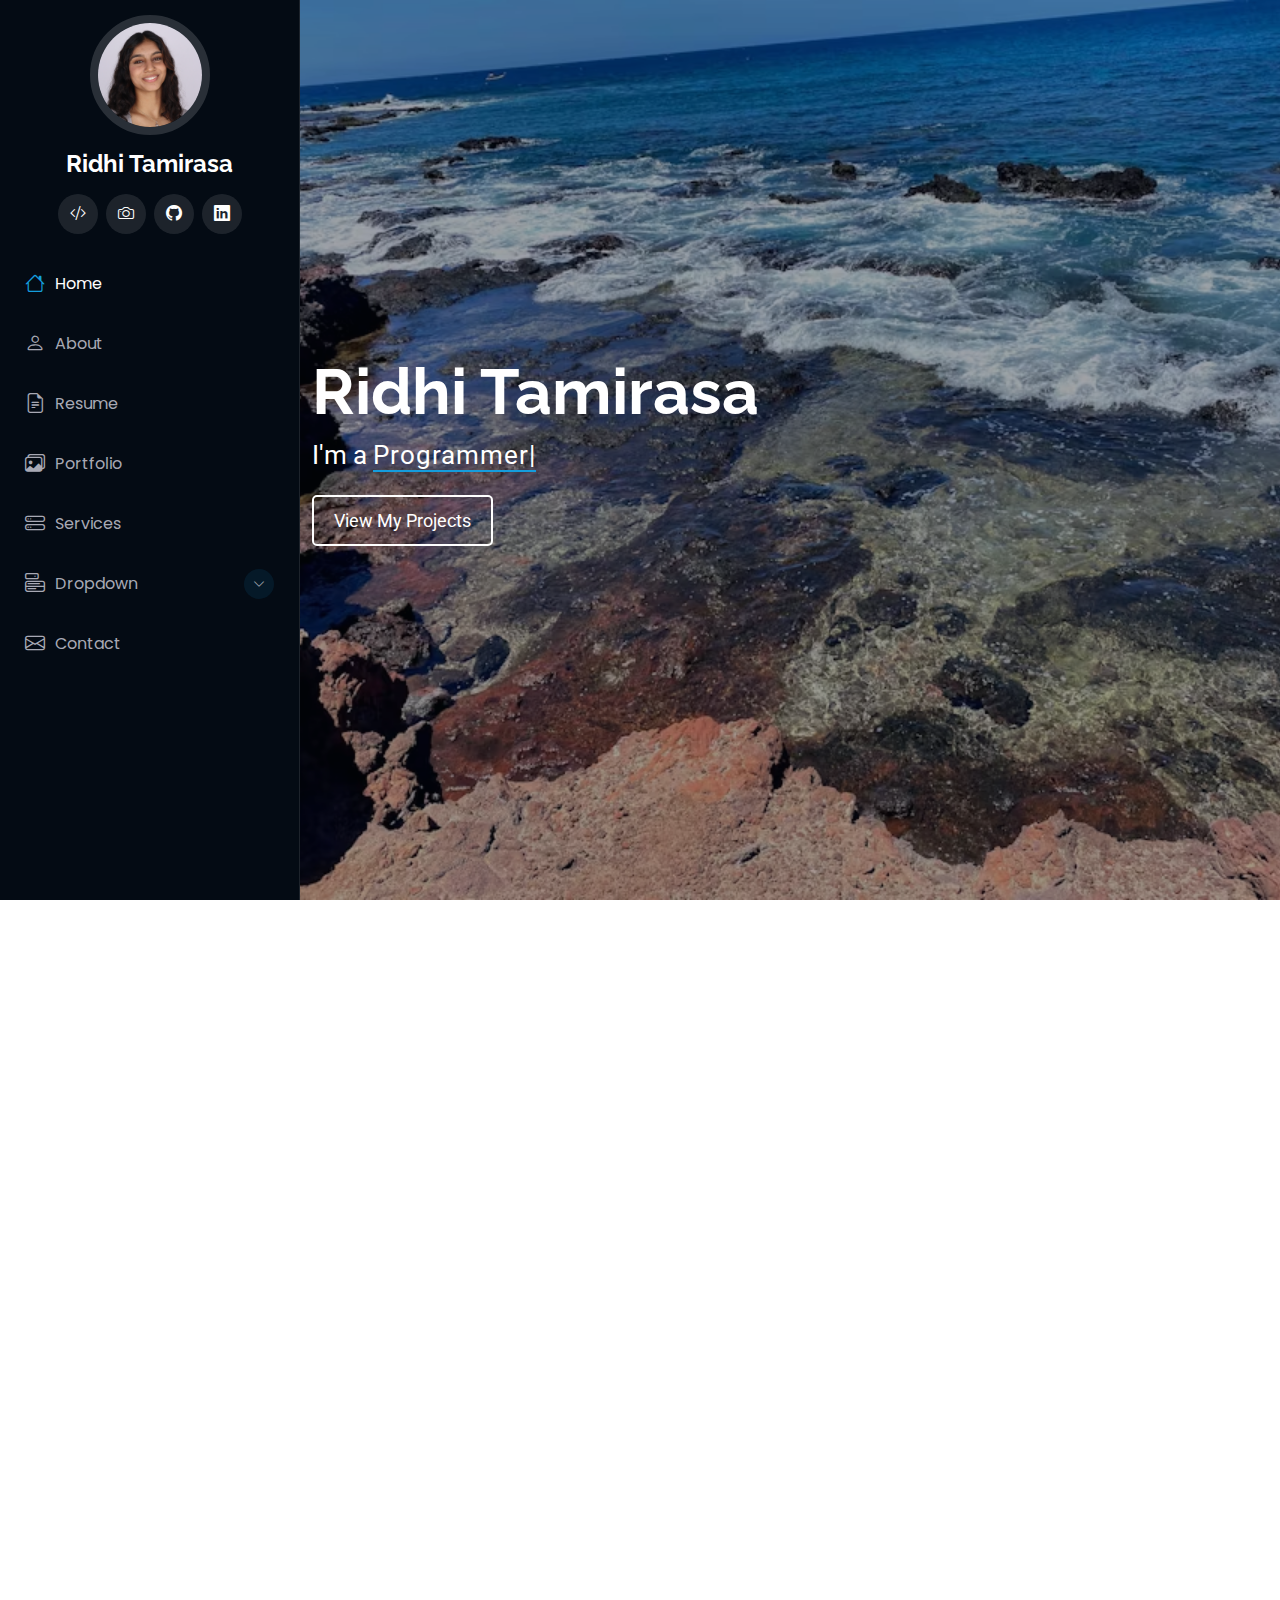
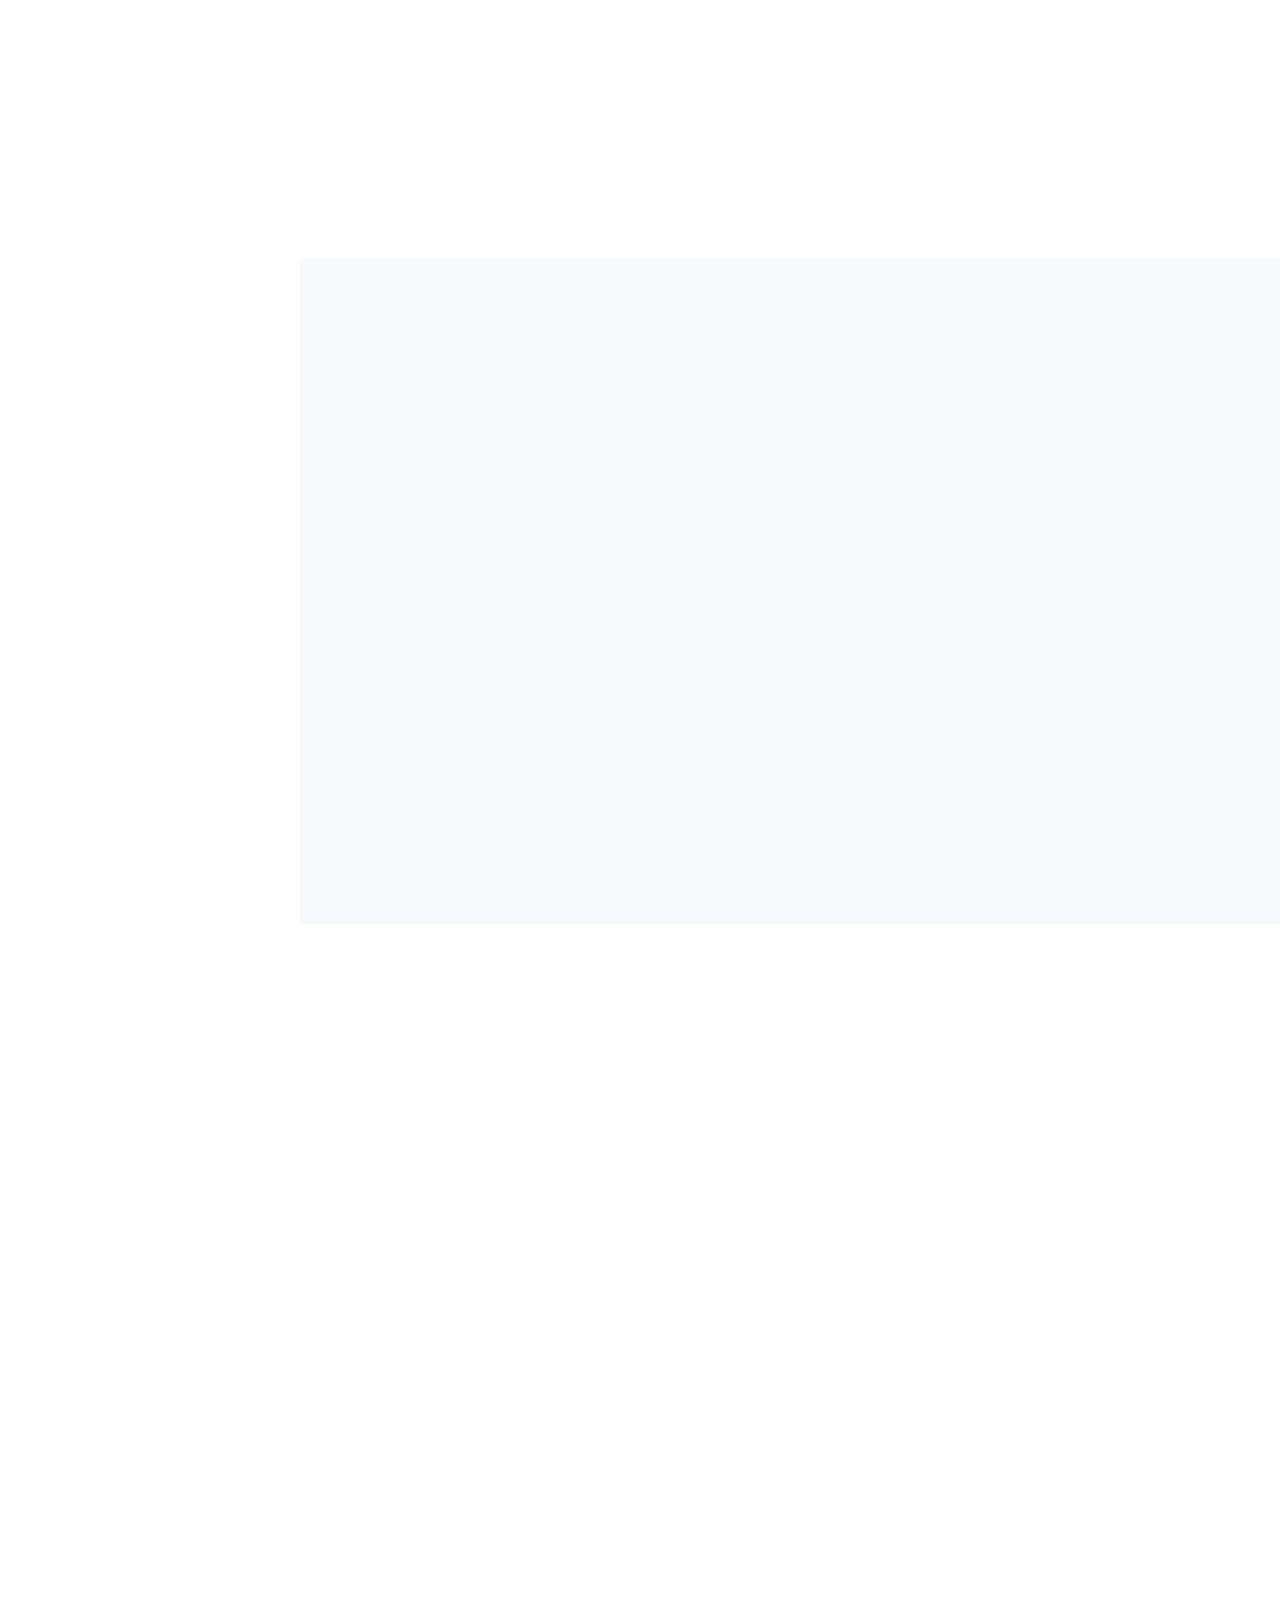
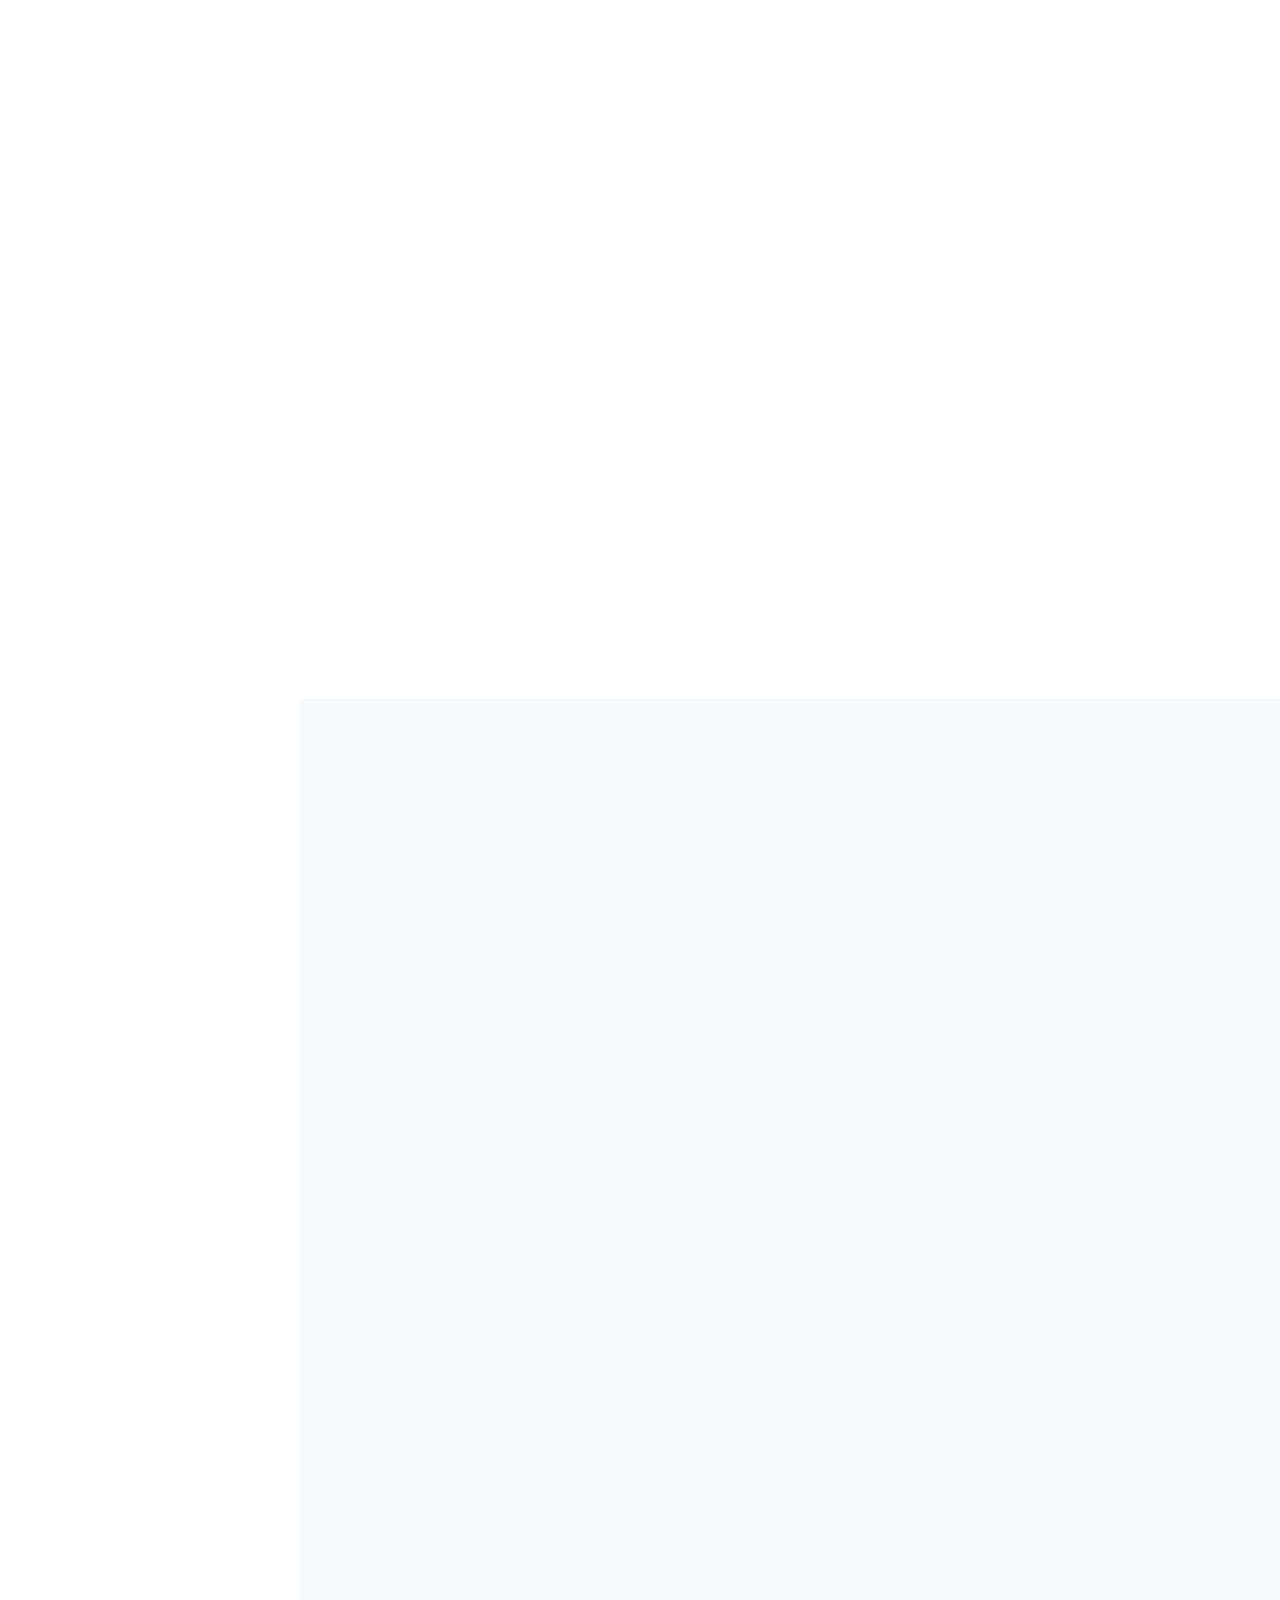
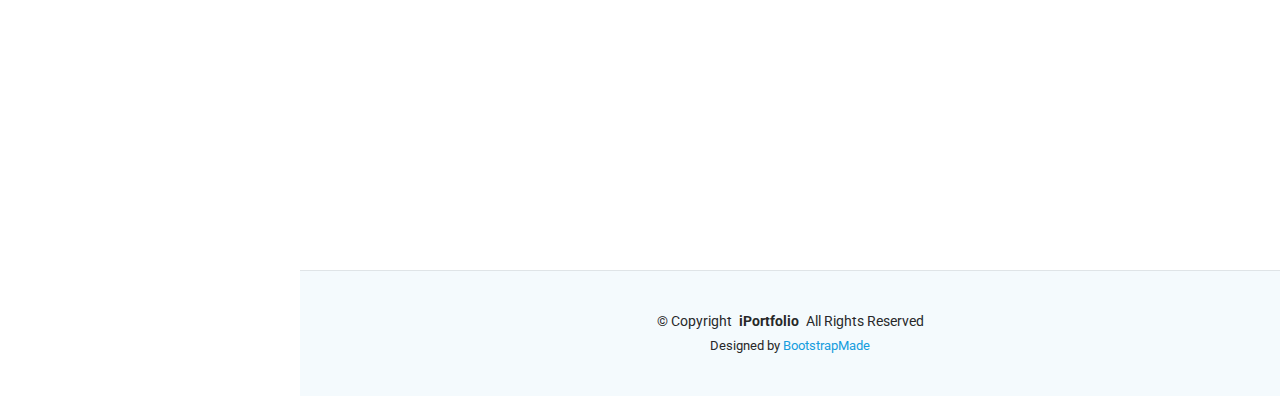
<file: iPortfolio/index.html>
<!DOCTYPE html>
<html lang="en">

<head>
  <meta charset="utf-8">
  <meta content="width=device-width, initial-scale=1.0" name="viewport">
  <title>Ridhi Tamirasa Personal Portfolio</title>
  <meta content="" name="description">
  <meta content="" name="keywords">

  <!-- Favicons -->
  <link href="assets/img/favicon.png" rel="icon">
  <link href="assets/img/apple-touch-icon.png" rel="apple-touch-icon">

  <!-- Fonts -->
  <link href="https://fonts.googleapis.com" rel="preconnect">
  <link href="https://fonts.gstatic.com" rel="preconnect" crossorigin>
  <link href="https://fonts.googleapis.com/css2?family=Roboto:ital,wght@0,100;0,300;0,400;0,500;0,700;0,900;1,100;1,300;1,400;1,500;1,700;1,900&family=Poppins:ital,wght@0,100;0,200;0,300;0,400;0,500;0,600;0,700;0,800;0,900;1,100;1,200;1,300;1,400;1,500;1,600;1,700;1,800;1,900&family=Raleway:ital,wght@0,100;0,200;0,300;0,400;0,500;0,600;0,700;0,800;0,900;1,100;1,200;1,300;1,400;1,500;1,600;1,700;1,800;1,900&display=swap" rel="stylesheet">

  <!-- Vendor CSS Files -->
  <link href="assets/vendor/bootstrap/css/bootstrap.min.css" rel="stylesheet">
  <link href="assets/vendor/bootstrap-icons/bootstrap-icons.css" rel="stylesheet">
  <link href="assets/vendor/aos/aos.css" rel="stylesheet">
  <link href="assets/vendor/glightbox/css/glightbox.min.css" rel="stylesheet">
  <link href="assets/vendor/swiper/swiper-bundle.min.css" rel="stylesheet">

  <!-- Main CSS File -->
  <link href="assets/css/main.css" rel="stylesheet">

  <!-- =======================================================
  * Template Name: iPortfolio
  * Template URL: https://bootstrapmade.com/iportfolio-bootstrap-portfolio-websites-template/
  * Updated: Jun 29 2024 with Bootstrap v5.3.3
  * Author: BootstrapMade.com
  * License: https://bootstrapmade.com/license/
  ======================================================== -->
</head>

<body class="index-page">

  <header id="header" class="header dark-background d-flex flex-column">
    <i class="header-toggle d-xl-none bi bi-list"></i>

    <div class="profile-img">
      <img src="assets/img/portfolio/headshot - Copy.png" alt="" class="img-fluid rounded-circle">
    </div>

    <a href="index.html" class="logo d-flex align-items-center justify-content-center">
      <!-- Uncomment the line below if you also wish to use an image logo -->
      <!-- <img src="assets/img/logo.png" alt=""> -->
      <h1 class="sitename">Ridhi Tamirasa</h1>
    </a>

    <div class="social-links text-center">
      <a href="https://leetcode.com/u/rtamirasa/" class="leetcode"><i class="bi bi-code-slash"></i></a>
      <a href="https://unsplash.com/@rtamirasa" class="unsplash"><i class="bi bi-camera"></i></a>
      <a href="https://github.com/rtamirasa" class="github"><i class="bi bi-github"></i></a>
      <a href="https://www.linkedin.com/in/ridhi-tamirasa-0a5a40179/" class="linkedin"><i class="bi bi-linkedin"></i></a>
    </div>
    

    <nav id="navmenu" class="navmenu">
      <ul>
        <li><a href="#hero" class="active"><i class="bi bi-house navicon"></i>Home</a></li>
        <li><a href="#about"><i class="bi bi-person navicon"></i> About</a></li>
        <li><a href="#resume"><i class="bi bi-file-earmark-text navicon"></i> Resume</a></li>
        <li><a href="#portfolio"><i class="bi bi-images navicon"></i> Portfolio</a></li>
        <li><a href="#services"><i class="bi bi-hdd-stack navicon"></i> Services</a></li>
        <li class="dropdown"><a href="#"><i class="bi bi-menu-button navicon"></i> <span>Dropdown</span> <i class="bi bi-chevron-down toggle-dropdown"></i></a>
          <ul>
            <li><a href="#">Dropdown 1</a></li>
            <li class="dropdown"><a href="#"><span>Deep Dropdown</span> <i class="bi bi-chevron-down toggle-dropdown"></i></a>
              <ul>
                <li><a href="#">Deep Dropdown 1</a></li>
                <li><a href="#">Deep Dropdown 2</a></li>
                <li><a href="#">Deep Dropdown 3</a></li>
                <li><a href="#">Deep Dropdown 4</a></li>
                <li><a href="#">Deep Dropdown 5</a></li>
              </ul>
            </li>
            <li><a href="#">Dropdown 2</a></li>
            <li><a href="#">Dropdown 3</a></li>
            <li><a href="#">Dropdown 4</a></li>
          </ul>
        </li>
        <li><a href="#contact"><i class="bi bi-envelope navicon"></i> Contact</a></li>
      </ul>
    </nav>

  </header>

  <main class="main">
    <section id="hero" class="hero section dark-background">
      <img src="assets/img/backg.avif" alt="" data-aos="fade-in" class="">
    
      <div class="container" data-aos="fade-up" data-aos-delay="100">
        <h2>Ridhi Tamirasa</h2>
        <p>I'm a <span class="typed" data-typed-items="Programmer, Developer, Freelancer, Learner ">Programmer</span><span class="typed-cursor typed-cursor--blink" aria-hidden="true"></span><span class="typed-cursor typed-cursor--blink" aria-hidden="true"></span></p>
        <!-- Add the button here -->
        <a href="#portfolio" class="btn btn-transparent">View My Projects</a>
      </div>
    </section>
    <style>
      .btn-transparent {
        margin-top: 20px;
        padding: 10px 20px;
        font-size: 18px;
        background-color: transparent;
        border: 2px solid white;
        color: white;
        border-radius: 5px;
        text-align: center;
        display: inline-block;
        transition: background-color 0.3s, color 0.3s;
      }
    
      .btn-transparent:hover {
        background-color: white;
        color: #007bff;
        text-decoration: none;
      }
    </style>
    


    <!-- About Section -->
    <section id="about" class="about section">

      <!-- Section Title -->
      <div class="container section-title" data-aos="fade-up">
        <h2>About</h2>
        <p> Here is a little about me!</p>
      </div><!-- End Section Title -->

      <div class="container" data-aos="fade-up" data-aos-delay="100">

        <div class="row gy-4 justify-content-center">
          <div class="col-lg-4">
            <img src="assets/img/me.jpg" class="img-fluid" alt="">
          </div>
          <div class="col-lg-8 content">
            <h2>Software &amp; Machine Learning Engineer.</h2>
            <p class="fst-italic py-3">
              Here are some fast facts about me.
            </p>
            <div class="row">
              <div class="col-lg-6">
                <ul>
                  <li><i class="bi bi-chevron-right"></i> <strong>Website:</strong> <span>tinyurl.com/rtkportfolio</span></li>
                  <li><i class="bi bi-chevron-right"></i> <strong>Email:</strong> <span>ridhitamirasa@gmail.com</span></li>
                  <li><i class="bi bi-chevron-right"></i> <strong>City:</strong> <span>San Francisco, USA</span></li>
                </ul>
              </div>
              <div class="col-lg-6">
                <ul>
                  <li><i class="bi bi-chevron-right"></i> <strong>Major:</strong> <span>Computer Science</span></li>
                  <li><i class="bi bi-chevron-right"></i> <strong>Degree:</strong> <span>Bachelors</span></li>
                  <li><i class="bi bi-chevron-right"></i> <strong>University:</strong> <span>Purdue</span></li>
                  <li><i class="bi bi-chevron-right"></i> <strong>Freelance:</strong> <span>Available</span></li>
                </ul>
              </div>
            </div>
            <p class="py-3">
              This is just the beginning!
            </p>
          </div>
        </div>

      </div>

    </section><!-- /About Section -->

    <!-- Stats Section -->
<section id="stats" class="stats section">

  <div class="container" data-aos="fade-up" data-aos-delay="100">

    <div class="row gy-4">

      <div class="col-lg-3 col-md-6">
        <div class="stats-item">
          <i class="bi bi-emoji-smile"></i>
          <span data-purecounter-start="0" data-purecounter-end="50" data-purecounter-duration="1" class="purecounter"></span>
          <p><strong>Happy Clients</strong> <span>from across the world!</span></p>
        </div>
      </div><!-- End Stats Item -->

      <div class="col-lg-3 col-md-6">
        <div class="stats-item">
          <i class="bi bi-journal-richtext"></i>
          <span data-purecounter-start="0" data-purecounter-end="20" data-purecounter-duration="1" class="purecounter"></span>
          <p><strong>Projects</strong> <span>across various fields</span></p>
        </div>
      </div><!-- End Stats Item -->

      <div class="col-lg-3 col-md-6">
        <div class="stats-item">
          <i class="bi bi-headset"></i>
          <span data-purecounter-start="0" data-purecounter-end="1000" data-purecounter-duration="1" class="purecounter"></span>
          <p><strong>Hours Of Support</strong> <span>provided to teams</span></p>
        </div>
      </div><!-- End Stats Item -->

      <div class="col-lg-3 col-md-6">
        <div class="stats-item">
          <i class="bi bi-people"></i>
          <span data-purecounter-start="0" data-purecounter-end="10" data-purecounter-duration="1" class="purecounter"></span>
          <p><strong>Teams Led</strong> <span>in various projects</span></p>
        </div>
      </div><!-- End Stats Item -->

    </div>

  </div>

</section><!-- /Stats Section -->


 <!-- Skills Section -->
<section id="skills" class="skills section light-background">
  <!-- Section Title -->
  <div class="container section-title" data-aos="fade-up">
    <h2>Skills</h2>
    <p>Throughout my career, I have gained significant experience and skills in various areas of this field.</p>
  </div><!-- End Section Title -->

  <div class="container" data-aos="fade-up" data-aos-delay="100">
    <div class="row skills-content">
      <div class="col-lg-4">
        <h3>Languages</h3>
        <div class="progress">
          <span class="skill"><span>JavaScript</span> <i class="val">100%</i></span>
          <div class="progress-bar-wrap">
            <div class="progress-bar" role="progressbar" style="width: 100%;" aria-valuenow="100" aria-valuemin="0" aria-valuemax="100"></div>
          </div>
        </div>
        <div class="progress">
          <span class="skill"><span>Python</span> <i class="val">95%</i></span>
          <div class="progress-bar-wrap">
            <div class="progress-bar" role="progressbar" style="width: 95%;" aria-valuenow="95" aria-valuemin="0" aria-valuemax="100"></div>
          </div>
        </div>
        <div class="progress">
          <span class="skill"><span>C</span> <i class="val">90%</i></span>
          <div class="progress-bar-wrap">
            <div class="progress-bar" role="progressbar" style="width: 90%;" aria-valuenow="90" aria-valuemin="0" aria-valuemax="100"></div>
          </div>
        </div>
      </div>

      <div class="col-lg-4">
        <h3>Frameworks</h3>
        <div class="progress">
          <span class="skill"><span>React</span> <i class="val">100%</i></span>
          <div class="progress-bar-wrap">
            <div class="progress-bar" role="progressbar" style="width: 100%;" aria-valuenow="100" aria-valuemin="0" aria-valuemax="100"></div>
          </div>
        </div>
        <div class="progress">
          <span class="skill"><span>NextJs</span> <i class="val">90%</i></span>
          <div class="progress-bar-wrap">
            <div class="progress-bar" role="progressbar" style="width: 90%;" aria-valuenow="90" aria-valuemin="0" aria-valuemax="100"></div>
          </div>
        </div>
        <div class="progress">
          <span class="skill"><span>Flask</span> <i class="val">85%</i></span>
          <div class="progress-bar-wrap">
            <div class="progress-bar" role="progressbar" style="width: 85%;" aria-valuenow="85" aria-valuemin="0" aria-valuemax="100"></div>
          </div>
        </div>
      </div>

      <div class="col-lg-4">
        <h3>Databases</h3>
        <div class="progress">
          <span class="skill"><span>Firebase</span> <i class="val">100%</i></span>
          <div class="progress-bar-wrap">
            <div class="progress-bar" role="progressbar" style="width: 100%;" aria-valuenow="100" aria-valuemin="0" aria-valuemax="100"></div>
          </div>
        </div>
        <div class="progress">
          <span class="skill"><span>Redis</span> <i class="val">90%</i></span>
          <div class="progress-bar-wrap">
            <div class="progress-bar" role="progressbar" style="width: 90%;" aria-valuenow="90" aria-valuemin="0" aria-valuemax="100"></div>
          </div>
        </div>
        <h3>Libraries</h3>
        <div class="progress">
          <span class="skill"><span>Material UI</span> <i class="val">100%</i></span>
          <div class="progress-bar-wrap">
            <div class="progress-bar" role="progressbar" style="width: 100%;" aria-valuenow="100" aria-valuemin="0" aria-valuemax="100"></div>
          </div>
        </div>
        <div class="progress">
          <span class="skill"><span>TensorFlow</span> <i class="val">90%</i></span>
          <div class="progress-bar-wrap">
            <div class="progress-bar" role="progressbar" style="width: 90%;" aria-valuenow="90" aria-valuemin="0" aria-valuemax="100"></div>
          </div>
        </div>
        <div class="progress">
          <span class="skill"><span>NumPy, Pandas</span> <i class="val">90%</i></span>
          <div class="progress-bar-wrap">
            <div class="progress-bar" role="progressbar" style="width: 90%;" aria-valuenow="90" aria-valuemin="0" aria-valuemax="100"></div>
          </div>
        </div>
      </div>
    </div>
  </div>
</section>


    </section><!-- /Skills Section -->

    <!-- Resume Section -->
    <section id="resume" class="resume section">

      <!-- Section Title -->
      <!-- Section Title -->
      <div class="container section-title" data-aos="fade-up">
        <h2>Resume</h2>
        <p>More about me.</p>
      </div><!-- End Section Title -->

      <div class="container">

        <div class="row">
      
          <div class="col-lg-6" data-aos="fade-up" data-aos-delay="100">
            <h3 class="resume-title">Summary</h3>
      
            <div class="resume-item pb-0">
              <h4>Ridhi Tamirasa</h4>
              <p><em>Innovative and deadline-driven Data Engineer and Computer Science student with experience in designing and developing user-centered digital solutions and research projects from initial concept to final, polished deliverable.</em></p>
              <ul>
                <li>West Lafayette, IN</li>
                <li>+1-650-863-2320</li>
                <li>rtamirasa@gmail.com</li>
              </ul>
            </div><!-- End Resume Item -->
      
            <h3 class="resume-title">Education</h3>
            <div class="resume-item">
              <h4>Bachelor of Science in Computer Science; Minor in Economics</h4>
              <h5>2022 - 2025 (Expected)</h5>
              <p><em>Purdue University, West Lafayette, IN</em></p>
              <p>Dean’s List, Semester's Honors</p>
            </div><!-- End Resume Item -->
      
            <div class="resume-item">
              <h4>Engineering Academy</h4>
              <h5>2018 - 2022</h5>
              <p><em>Dublin High School, Dublin, CA</em></p>
              <p>AP Scholar</p>
            </div><!-- End Resume Item -->
      
          </div>
      
          <div class="col-lg-6" data-aos="fade-up" data-aos-delay="200">
            <h3 class="resume-title">Professional Experience</h3>
            <div class="resume-item">
              <h4>Data Engineer (Data Mine)</h4>
              <h5>August 2023 - Present</h5>
              <p><em>CDC Protect, West Lafayette, IN</em></p>
              <ul>
                <li>Utilized Beautiful Soup and Selenium for keyword extraction and data collection from web resources, enhancing the efficiency of information retrieval and processing.</li>
                <li>Developed and applied Convolutional Neural Networks (CNN) for image similarity analysis, optimizing the accuracy of automated classification systems.</li>
              </ul>
            </div><!-- End Resume Item -->
      
            <div class="resume-item">
              <h4>Undergraduate Student Researcher</h4>
              <h5>May 2023 - Present</h5>
              <p><em>Quantum Mechanics, West Lafayette, IN</em></p>
              <ul>
                <li>Conducted research under Prof. Arun Kanakkithodi on Halide Perovskites and Density Functional Theory calculations.</li>
                <li>Trained new regression models on existing perovskite datasets to improve property prediction.</li>
                <li>Focused on SISSO and PNN-based regression techniques to extract meaningful features and functions.</li>
                <li>Developed a web app to display and run simulations of calculations.</li>
              </ul>
            </div><!-- End Resume Item -->
      
            <div class="resume-item">
              <h4>Undergraduate Student Researcher</h4>
              <h5>May 2023 - August 2023</h5>
              <p><em>Artificial Code Generation, Remote</em></p>
              <ul>
                <li>Studied under Dr. Lu to research and evaluate tools that generate computer programs.</li>
                <li>Focused on frameworks like Parsel, AlphaCode, and CodeRL, comparing them to leading programming generation methods such as Chat-GPT.</li>
                <li>Collaborated with a team of undergraduate students to evaluate and present findings on existing tools.</li>
              </ul>
            </div><!-- End Resume Item -->
      
          </div>
      
        </div>
      
      </div>

    </section><!-- /Resume Section -->

    <!-- Portfolio Section -->
    <section id="portfolio" class="portfolio section light-background">

      <!-- Section Title -->
      <div class="container section-title" data-aos="fade-up">
        <h2>Portfolio</h2>
        <p> Here is some of my work!</p>
      </div><!-- End Section Title -->

      <div class="container">
        <div class="isotope-layout" data-default-filter="*" data-layout="masonry" data-sort="original-order">
          <ul class="portfolio-filters isotope-filters" data-aos="fade-up" data-aos-delay="100">
            <li data-filter="*" class="filter-active">All</li>
            <li data-filter=".filter-Current">Current</li>
            <li data-filter=".filter-personal">Personal</li>
            <li data-filter=".filter-curriculum">Curriculum</li>
            <li data-filter=".filter-older">Older</li>
            <li data-filter=".filter-other">Other</li>
          </ul>
          <div class="row gy-4 isotope-container" data-aos="fade-up" data-aos-delay="200">
            <div class="col-lg-4 col-md-6 portfolio-item isotope-item filter-Current">
              <div class="portfolio-content h-100">
                <a href="cdc-details.html">
                  <img src="assets/img/portfolio/stethescope.avif" class="img-fluid" alt="">
                  <div class="portfolio-info">
                    
                    <h4>CNN and Web Scraping</h4>
                    <p>CDC Project</p>
                  </div>
                 
                </a>
              </div>
            </div>
            <div class="row gy-4 isotope-container" data-aos="fade-up" data-aos-delay="200">
              <div class="col-lg-4 col-md-6 portfolio-item isotope-item filter-Current">
                <div class="portfolio-content h-100">
                  <a href="social-media-details.html">
                    <img src="assets/img/portfolio/photo-1611926653458-09294b3142bf.jpg" class="img-fluid" alt="">
                    <div class="portfolio-info">
                      
                      <h4>MERN Full Stack </h4>
                      <p> Social Media Clone</p>
                    </div>
                   
                  </a>
                </div>
              </div>
            <div class="row gy-4 isotope-container" data-aos="fade-up" data-aos-delay="200">
              <div class="col-lg-4 col-md-6 portfolio-item isotope-item filter-Current">
                <div class="portfolio-content h-100">
                  <a href="first-firebase.html">
                    <img src="assets/img/portfolio/pantry.avif" class="img-fluid" alt="">
                    <div class="portfolio-info">
                      
                      <h4>CRUD Operations, Firebase</h4>
                      <p>Inventory management</p>
                    </div>
                   
                  </a>
                </div>
              </div>
         
            
            <div class="col-lg-4 col-md-6 portfolio-item isotope-item filter-curriculum">
              <div class="portfolio-content h-100">
                <a href="shell-compiler.html">
                  <img src="assets/img/portfolio/ca.avif" class="img-fluid" alt="">
                  <div class="portfolio-info">
                    <h4>Curriculum</h4>
                    <p>CS 250-252 Shell and Compiler Work</p>
                  </div>
                </a>
              </div>
            </div>
            <div class="col-lg-4 col-md-6 portfolio-item isotope-item filter-Current">
              <div class="portfolio-content h-100">
                <a href="quicksight-details.html">
                  <img src="assets/img/portfolio/BrandAssets_Logos_02-NSymbol.jpg" class="img-fluid" alt="">
                  <div class="portfolio-info">
                    <h4>Cloud Computing</h4>
                    <p>AWS Netflix Project</p>
                  </div>
                </a>
              </div>
            </div>
            <div class="col-lg-4 col-md-6 portfolio-item isotope-item filter-older">
              <div class="portfolio-content h-100">
                <a href="csadetails.html">
                  <img src="assets/img/portfolio/csa.avif" class="img-fluid" alt="">
                  <div class="portfolio-info">
                    <h4> Java Curriculum</h4>
                    <p>AP CSA Project Work</p>
                  </div>
                </a>
              </div>
            </div>
            <div class="col-lg-4 col-md-6 portfolio-item isotope-item filter-older">
              <div class="portfolio-content h-100">
                <a href="de-details.html">
                  <img src="assets/img/portfolio/de.avif" class="img-fluid" alt="">
                  <div class="portfolio-info">
                    <h4>Curriculum</h4>
                    <p>Digital Electronics Work</p>
                  </div>
                </a>
              </div>
            </div>
            <div class="col-lg-4 col-md-6 portfolio-item isotope-item filter-other">
              <div class="portfolio-content h-100">
                <a href="RIT.html">
                  <img src="assets/img/portfolio/neuron.png" class="img-fluid" alt="">
                  <div class="portfolio-info">
                    <h4>Biomedical Sciences</h4>
                    <p>Rosetta Institute of Technology</p>
                  </div>
                </a>
              </div>
            </div>
            <div class="col-lg-4 col-md-6 portfolio-item isotope-item filter-curriculum">
              <div class="portfolio-content h-100">
                <a href="shopping.html">
                  <img src="assets/img/portfolio/shopping market.avif" class="img-fluid" alt="">
                  <div class="portfolio-info">
                    <h4>Java Project</h4>
                    <p>CS 180 Shopping Market Project</p>
                  </div>
                </a>
              </div>
            </div>
            <div class="col-lg-4 col-md-6 portfolio-item isotope-item filter-older">
              <div class="portfolio-content h-100">
                <a href="introengdes.html">
                  <img src="assets/img/portfolio/ied.jpg" class="img-fluid" alt="">
                  <div class="portfolio-info">
                    <h4>AutoCAD Project</h4>
                    <p>Introductory Engineering Projects</p>
                  </div>
                </a>
              </div>
            </div>
          </div>
        </div>
      </div>
      

            

          </div><!-- End Portfolio Container -->

        </div>

      </div>


    </section><!-- /Portfolio Section -->



 
    

    <!-- Services Section -->
    <section id="services" class="services section">

<!-- Section Title -->
<div class="container section-title" data-aos="fade-up">
  <h2>Services</h2>
  <p>Explore the range of services I offer, from data engineering to consulting. Leveraging my skills in computer science, economics, and hands-on project experience, I provide comprehensive solutions tailored to meet your needs.</p>
</div><!-- End Section Title -->

<div class="container">

  <div class="row gy-4">

    <div class="col-lg-4 col-md-6 service-item d-flex" data-aos="fade-up" data-aos-delay="100">
      <div class="icon flex-shrink-0"><i class="bi bi-briefcase"></i></div>
      <div>
        <h4 class="title"><a href="service-details.html" class="stretched-link">Data Engineering</a></h4>
        <p class="description">Specialized in web scraping, data processing, and analysis using tools like Python, Beautiful Soup, and Selenium to provide actionable insights and optimize data workflows.</p>
      </div>
    </div><!-- End Service Item -->

    <div class="col-lg-4 col-md-6 service-item d-flex" data-aos="fade-up" data-aos-delay="200">
      <div class="icon flex-shrink-0"><i class="bi bi-card-checklist"></i></div>
      <div>
        <h4 class="title"><a href="service-details.html" class="stretched-link">Machine Learning Models</a></h4>
        <p class="description">Develop and implement machine learning models to analyze data, predict trends, and automate processes, enhancing decision-making and operational efficiency.</p>
      </div>
    </div><!-- End Service Item -->

    <div class="col-lg-4 col-md-6 service-item d-flex" data-aos="fade-up" data-aos-delay="300">
      <div class="icon flex-shrink-0"><i class="bi bi-bar-chart"></i></div>
      <div>
        <h4 class="title"><a href="service-details.html" class="stretched-link">Web Development</a></h4>
        <p class="description">Full stack web development services, including front-end and back-end development using technologies like React, Node.js, and .NET to create dynamic and user-friendly applications.</p>
      </div>
    </div><!-- End Service Item -->

    <div class="col-lg-4 col-md-6 service-item d-flex" data-aos="fade-up" data-aos-delay="400">
      <div class="icon flex-shrink-0"><i class="bi bi-binoculars"></i></div>
      <div>
        <h4 class="title"><a href="service-details.html" class="stretched-link">Consulting</a></h4>
        <p class="description">Strategic consulting services focused on mergers and acquisitions, financial analysis, and business strategy to drive growth and improve operational efficiency.</p>
      </div>
    </div><!-- End Service Item -->

    <div class="col-lg-4 col-md-6 service-item d-flex" data-aos="fade-up" data-aos-delay="500">
      <div class="icon flex-shrink-0"><i class="bi bi-brightness-high"></i></div>
      <div>
        <h4 class="title"><a href="service-details.html" class="stretched-link">Research & Development</a></h4>
        <p class="description">Conducting in-depth research and developing innovative solutions in fields like quantum mechanics and artificial code generation, leveraging advanced technologies and methodologies.</p>
      </div>
    </div><!-- End Service Item -->

    <div class="col-lg-4 col-md-6 service-item d-flex" data-aos="fade-up" data-aos-delay="600">
      <div class="icon flex-shrink-0"><i class="bi bi-calendar4-week"></i></div>
      <div>
        <h4 class="title"><a href="service-details.html" class="stretched-link">Educational Workshops</a></h4>
        <p class="description">Providing educational workshops and mentorship in areas such as robotics, programming, and data science to empower the next generation of tech enthusiasts.</p>
      </div>
    </div><!-- End Service Item -->

  </div>

</div>

</section><!-- /Services Section -->


   

    <!-- Contact Section -->
    <section id="contact" class="contact section">

      <!-- Section Title -->
      <div class="container section-title" data-aos="fade-up">
        <h2>Contact</h2>
        <p> Here is how to reach me!</p>
      </div><!-- End Section Title -->

      <div class="container" data-aos="fade-up" data-aos-delay="100">

        <div class="row gy-4">

          <div class="col-lg-5">

            <div class="info-wrap">
              <div class="info-item d-flex" data-aos="fade-up" data-aos-delay="200">
                <i class="bi bi-geo-alt flex-shrink-0"></i>
                <div>
                  <h3>Address</h3>
                  <p>San Francisco, CA</p>
                </div>
              </div><!-- End Info Item -->

              <div class="info-item d-flex" data-aos="fade-up" data-aos-delay="400">
                <i class="bi bi-envelope flex-shrink-0"></i>
                <div>
                  <h3>Email Me</h3>
                  <p>ridhitamirasa@gmail.com</p>
                </div>
              </div><!-- End Info Item -->

              <iframe src="https://www.google.com/maps/embed?pb=!1m14!1m8!1m3!1d48389.78314118045!2d-74.006138!3d40.710059!3m2!1i1024!2i768!4f13.1!3m3!1m2!1s0x89c25a22a3bda30d%3A0xb89d1fe6bc499443!2sDowntown%20Conference%20Center!5e0!3m2!1sen!2sus!4v1676961268712!5m2!1sen!2sus" frameborder="0" style="border:0; width: 100%; height: 270px;" allowfullscreen="" loading="lazy" referrerpolicy="no-referrer-when-downgrade"></iframe>
            </div>
          </div>

          <div class="col-lg-7">
            <form action="forms/contact.php" method="post" class="php-email-form" data-aos="fade-up" data-aos-delay="200">
              <div class="row gy-4">

                <div class="col-md-6">
                  <label for="name-field" class="pb-2">Your Name</label>
                  <input type="text" name="name" id="name-field" class="form-control" required="">
                </div>

                <div class="col-md-6">
                  <label for="email-field" class="pb-2">Your Email</label>
                  <input type="email" class="form-control" name="email" id="email-field" required="">
                </div>

                <div class="col-md-12">
                  <label for="subject-field" class="pb-2">Subject</label>
                  <input type="text" class="form-control" name="subject" id="subject-field" required="">
                </div>

                <div class="col-md-12">
                  <label for="message-field" class="pb-2">Message</label>
                  <textarea class="form-control" name="message" rows="10" id="message-field" required=""></textarea>
                </div>

                <div class="col-md-12 text-center">
                  <div class="loading">Loading</div>
                  <div class="error-message"></div>
                  <div class="sent-message">Your message has been sent. Thank you!</div>

                  <button type="submit">Send Message</button>
                </div>

              </div>
            </form>
          </div><!-- End Contact Form -->

        </div>

      </div>

    </section><!-- /Contact Section -->

  </main>

  <footer id="footer" class="footer position-relative light-background">

    <div class="container">
      <div class="copyright text-center ">
        <p>© <span>Copyright</span> <strong class="px-1 sitename">iPortfolio</strong> <span>All Rights Reserved</span></p>
      </div>
      <div class="credits">
        <!-- All the links in the footer should remain intact. -->
        <!-- You can delete the links only if you've purchased the pro version. -->
        <!-- Licensing information: https://bootstrapmade.com/license/ -->
        <!-- Purchase the pro version with working PHP/AJAX contact form: [buy-url] -->
        Designed by <a href="https://bootstrapmade.com/">BootstrapMade</a>
      </div>
    </div>

  </footer>

  <!-- Scroll Top -->
  <a href="#" id="scroll-top" class="scroll-top d-flex align-items-center justify-content-center"><i class="bi bi-arrow-up-short"></i></a>

  <!-- Preloader -->
  <div id="preloader"></div>

  <!-- Vendor JS Files -->
  <script src="assets/vendor/bootstrap/js/bootstrap.bundle.min.js"></script>
  <script src="assets/vendor/php-email-form/validate.js"></script>
  <script src="assets/vendor/aos/aos.js"></script>
  <script src="assets/vendor/typed.js/typed.umd.js"></script>
  <script src="assets/vendor/purecounter/purecounter_vanilla.js"></script>
  <script src="assets/vendor/waypoints/noframework.waypoints.js"></script>
  <script src="assets/vendor/glightbox/js/glightbox.min.js"></script>
  <script src="assets/vendor/imagesloaded/imagesloaded.pkgd.min.js"></script>
  <script src="assets/vendor/isotope-layout/isotope.pkgd.min.js"></script>
  <script src="assets/vendor/swiper/swiper-bundle.min.js"></script>

  <!-- Main JS File -->
  <script src="assets/js/main.js"></script>
  <script>
    document.addEventListener("scroll", function() {
      const heroSection = document.getElementById("hero");
      if (window.scrollY > 50) { // You can adjust this value as needed
        heroSection.classList.remove("hidden-hero");
      }
    });
  </script>
</body>

</html>
</file>
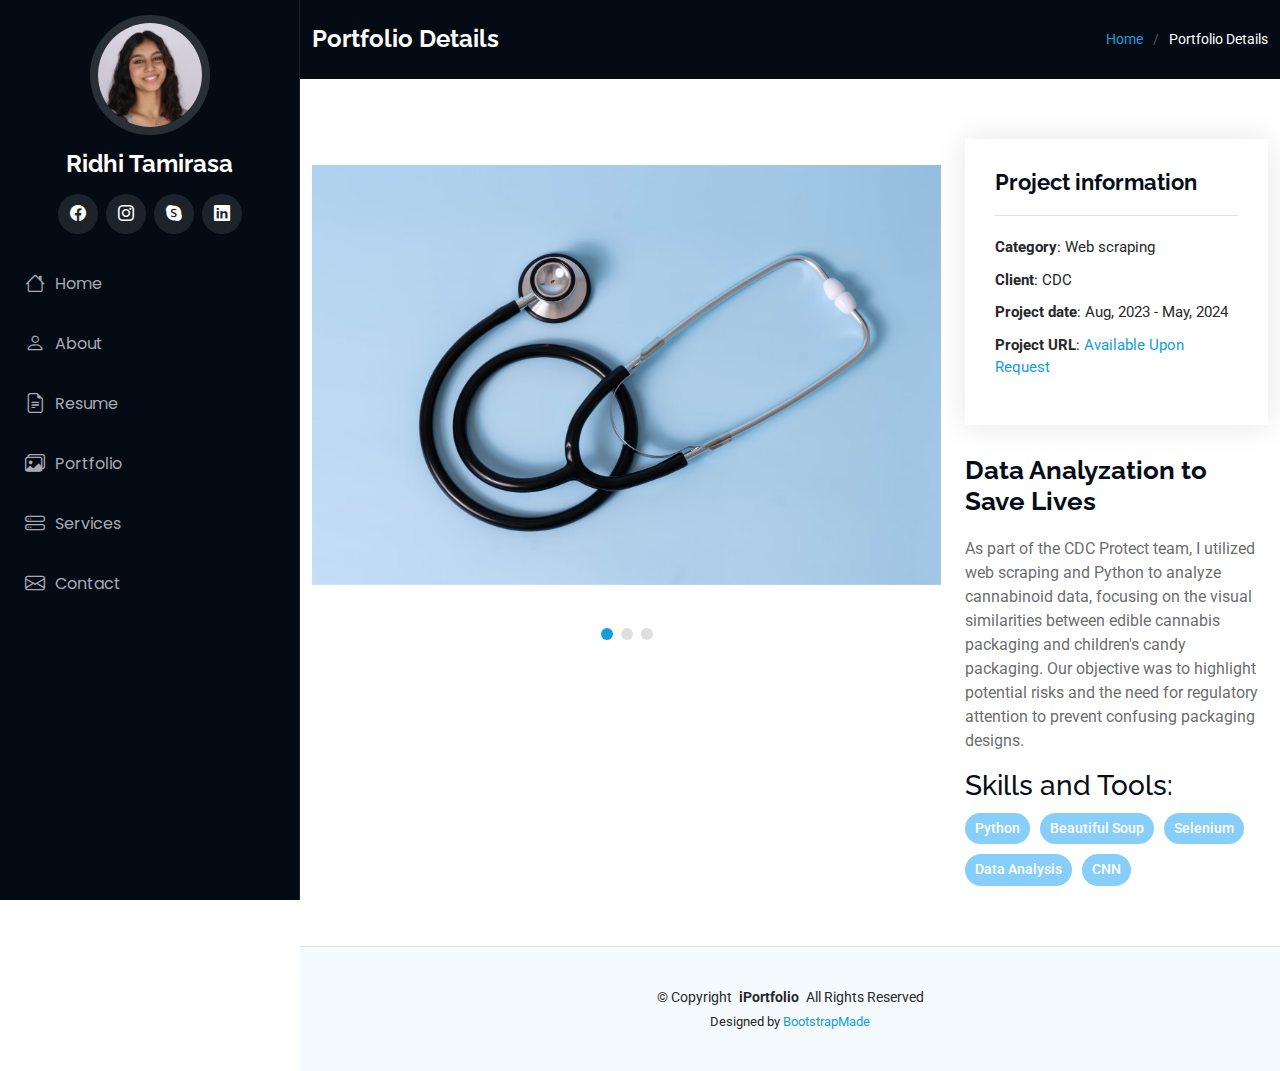
<file: iPortfolio/cdc-details.html>
<!DOCTYPE html>
<html lang="en">

<head>
  <meta charset="utf-8">
  <meta content="width=device-width, initial-scale=1.0" name="viewport">
  <title>Portfolio Details - iPortfolio Bootstrap Template</title>
  <meta content="" name="description">
  <meta content="" name="keywords">

  <!-- Favicons -->
  <link href="assets/img/favicon.png" rel="icon">
  <link href="assets/img/apple-touch-icon.png" rel="apple-touch-icon">

  <!-- Fonts -->
  <link href="https://fonts.googleapis.com" rel="preconnect">
  <link href="https://fonts.gstatic.com" rel="preconnect" crossorigin>
  <link href="https://fonts.googleapis.com/css2?family=Roboto:ital,wght@0,100;0,300;0,400;0,500;0,700;0,900;1,100;1,300;1,400;1,500;1,700;1,900&family=Poppins:ital,wght@0,100;0,200;0,300;0,400;0,500;0,600;0,700;0,800;0,900;1,100;1,200;1,300;1,400;1,500;1,600;1,700;1,800;1,900&family=Raleway:ital,wght@0,100;0,200;0,300;0,400;0,500;0,600;0,700;0,800;0,900;1,100;1,200;1,300;1,400;1,500;1,600;1,700;1,800;1,900&display=swap" rel="stylesheet">

  <!-- Vendor CSS Files -->
  <link href="assets/vendor/bootstrap/css/bootstrap.min.css" rel="stylesheet">
  <link href="assets/vendor/bootstrap-icons/bootstrap-icons.css" rel="stylesheet">
  <link href="assets/vendor/aos/aos.css" rel="stylesheet">
  <link href="assets/vendor/glightbox/css/glightbox.min.css" rel="stylesheet">
  <link href="assets/vendor/swiper/swiper-bundle.min.css" rel="stylesheet">

  <!-- Main CSS File -->
  <link href="assets/css/main.css" rel="stylesheet">

  <!-- =======================================================
  * Template Name: iPortfolio
  * Template URL: https://bootstrapmade.com/iportfolio-bootstrap-portfolio-websites-template/
  * Updated: Jun 29 2024 with Bootstrap v5.3.3
  * Author: BootstrapMade.com
  * License: https://bootstrapmade.com/license/
  ======================================================== -->
</head>

<body class="portfolio-details-page">

  <header id="header" class="header dark-background d-flex flex-column">
    <i class="header-toggle d-xl-none bi bi-list"></i>

    <div class="profile-img">
      <img src="assets/img/portfolio/headshot - Copy.png" alt="" class="img-fluid rounded-circle">
    </div>

    <a href="index.html" class="logo d-flex align-items-center justify-content-center">
      <!-- Uncomment the line below if you also wish to use an image logo -->
      <!-- <img src="assets/img/logo.png" alt=""> -->
      <h1 class="sitename">Ridhi Tamirasa</h1>
    </a>

    <div class="social-links text-center">
      <a href="#" class="facebook"><i class="bi bi-facebook"></i></a>
      <a href="https://www.instagram.com/rtamirasa/" class="instagram"><i class="bi bi-instagram"></i></a>
      <a href="#" class="google-plus"><i class="bi bi-skype"></i></a>
      <a href="https://www.linkedin.com/in/ridhi-tamirasa-0a5a40179/" class="linkedin"><i class="bi bi-linkedin"></i></a>
    </div>

    <nav id="navmenu" class="navmenu">
      <ul>
        <li><a href="#hero"><i class="bi bi-house navicon"></i>Home</a></li>
        <li><a href="#about"><i class="bi bi-person navicon"></i> About</a></li>
        <li><a href="#resume"><i class="bi bi-file-earmark-text navicon"></i> Resume</a></li>
        <li><a href="#portfolio"><i class="bi bi-images navicon"></i> Portfolio</a></li>
        <li><a href="#services"><i class="bi bi-hdd-stack navicon"></i> Services</a></li>
       
        <li><a href="#contact"><i class="bi bi-envelope navicon"></i> Contact</a></li>
      </ul>
    </nav>

  </header>

  <main class="main">

    <!-- Page Title -->
    <div class="page-title dark-background">
      <div class="container d-lg-flex justify-content-between align-items-center">
        <h1 class="mb-2 mb-lg-0">Portfolio Details</h1>
        <nav class="breadcrumbs">
          <ol>
            <li><a href="index.html">Home</a></li>
            <li class="current">Portfolio Details</li>
          </ol>
        </nav>
      </div>
    </div><!-- End Page Title -->

    <!-- Portfolio Details Section -->
    <section id="portfolio-details" class="portfolio-details section">

      <div class="container" data-aos="fade-up" data-aos-delay="100">

        <div class="row gy-4">

          <div class="col-lg-8">
            <div class="portfolio-details-slider swiper init-swiper">

              <script type="application/json" class="swiper-config">
                {
                  "loop": true,
                  "speed": 600,
                  "autoplay": {
                    "delay": 5000
                  },
                  "slidesPerView": "auto",
                  "pagination": {
                    "el": ".swiper-pagination",
                    "type": "bullets",
                    "clickable": true
                  }
                }
              </script>

              <div class="swiper-wrapper align-items-center">

                <div class="swiper-slide">
                  <img src="assets/img/portfolio/stethescope.avif" alt="">
                </div>

                <div class="swiper-slide">
                  <img src="assets/img/portfolio/cdc.png" alt="">
                </div>

                <div class="swiper-slide">
                  <img src="assets/img/me.jpg" alt="">
                </div>

              </div>
              <div class="swiper-pagination"></div>
            </div>
          </div>

          <div class="col-lg-4">
            <div class="portfolio-info" data-aos="fade-up" data-aos-delay="200">
              <h3>Project information</h3>
              <ul>
                <li><strong>Category</strong>: Web scraping</li>
                <li><strong>Client</strong>: CDC</li>
                <li><strong>Project date</strong>: Aug, 2023 - May, 2024</li>
                <li><strong>Project URL</strong>: <a href="#">Available Upon Request</a></li>
              </ul>
            </div>
            <div class="portfolio-description" data-aos="fade-up" data-aos-delay="300">
              <h2>Data Analyzation to Save Lives</h2>
              <p>As part of the CDC Protect team, I utilized web scraping and Python to analyze cannabinoid data, focusing on the visual similarities between edible cannabis packaging and children's candy packaging. Our objective was to highlight potential risks and the need for regulatory attention to prevent confusing packaging designs.</p>
            
              <h3>Skills and Tools:</h3>
              <div class="skills-tools">
                <span class="tool-bubble">Python</span>
                <span class="tool-bubble">Beautiful Soup</span>
                <span class="tool-bubble">Selenium</span>
                <span class="tool-bubble">Data Analysis</span>
                <span class="tool-bubble">CNN</span>
              </div>
            </div>
            
           
            
          </div>

        </div>

      </div>

    </section><!-- /Portfolio Details Section -->

  </main>

  <footer id="footer" class="footer position-relative light-background">

    <div class="container">
      <div class="copyright text-center ">
        <p>© <span>Copyright</span> <strong class="px-1 sitename">iPortfolio</strong> <span>All Rights Reserved</span></p>
      </div>
      <div class="credits">
        <!-- All the links in the footer should remain intact. -->
        <!-- You can delete the links only if you've purchased the pro version. -->
        <!-- Licensing information: https://bootstrapmade.com/license/ -->
        <!-- Purchase the pro version with working PHP/AJAX contact form: [buy-url] -->
        Designed by <a href="https://bootstrapmade.com/">BootstrapMade</a>
      </div>
    </div>

  </footer>

  <!-- Scroll Top -->
  <a href="#" id="scroll-top" class="scroll-top d-flex align-items-center justify-content-center"><i class="bi bi-arrow-up-short"></i></a>

  <!-- Preloader -->
  <div id="preloader"></div>

  <!-- Vendor JS Files -->
  <script src="assets/vendor/bootstrap/js/bootstrap.bundle.min.js"></script>
  <script src="assets/vendor/php-email-form/validate.js"></script>
  <script src="assets/vendor/aos/aos.js"></script>
  <script src="assets/vendor/typed.js/typed.umd.js"></script>
  <script src="assets/vendor/purecounter/purecounter_vanilla.js"></script>
  <script src="assets/vendor/waypoints/noframework.waypoints.js"></script>
  <script src="assets/vendor/glightbox/js/glightbox.min.js"></script>
  <script src="assets/vendor/imagesloaded/imagesloaded.pkgd.min.js"></script>
  <script src="assets/vendor/isotope-layout/isotope.pkgd.min.js"></script>
  <script src="assets/vendor/swiper/swiper-bundle.min.js"></script>

  <!-- Main JS File -->
  <script src="assets/js/main.js"></script>

</body>

</html>
</file>
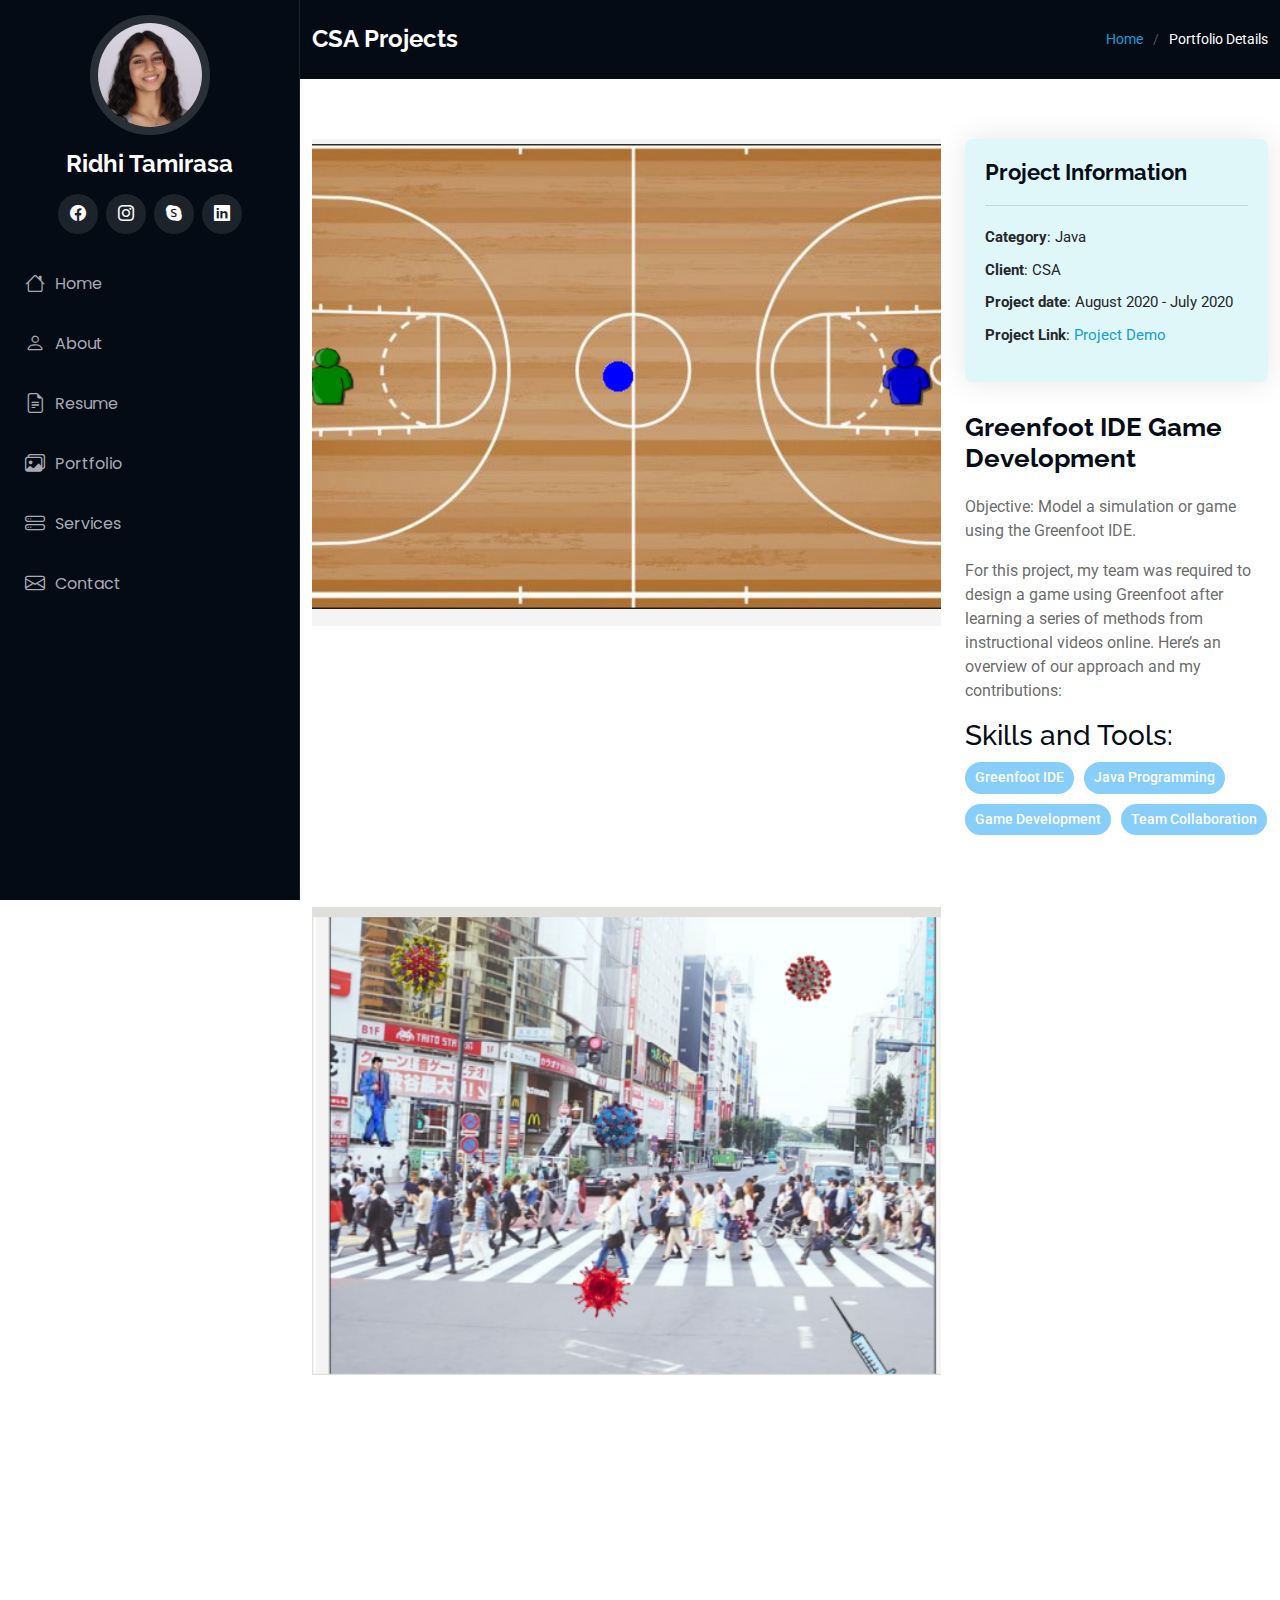
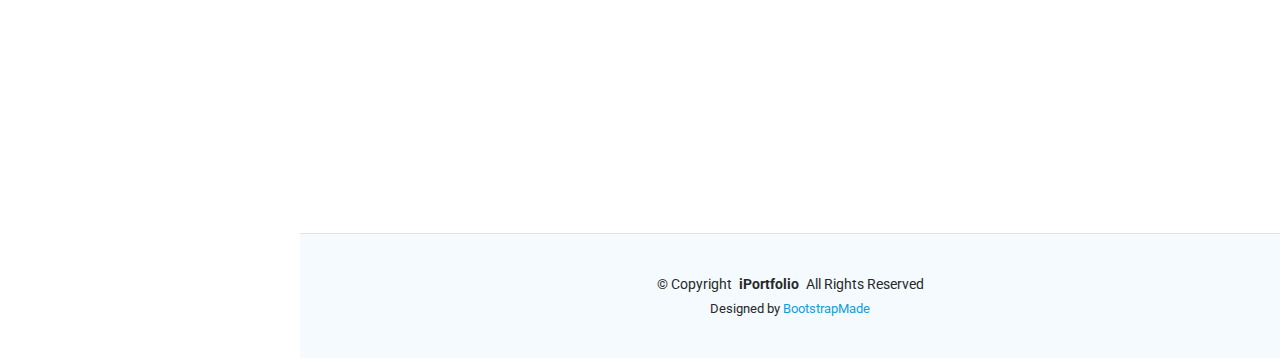
<file: iPortfolio/csadetails.html>
<!DOCTYPE html>
<html lang="en">

<head>
  <meta charset="utf-8">
  <meta content="width=device-width, initial-scale=1.0" name="viewport">
  <title>Portfolio Details - iPortfolio Bootstrap Template</title>
  <meta content="" name="description">
  <meta content="" name="keywords">

  <!-- Favicons -->
  <link href="assets/img/favicon.png" rel="icon">
  <link href="assets/img/apple-touch-icon.png" rel="apple-touch-icon">

  <!-- Fonts -->
  <link href="https://fonts.googleapis.com" rel="preconnect">
  <link href="https://fonts.gstatic.com" rel="preconnect" crossorigin>
  <link href="https://fonts.googleapis.com/css2?family=Roboto:ital,wght@0,100;0,300;0,400;0,500;0,700;0,900&family=Poppins:ital,wght@0,100;0,200;0,300;0,400;0,500;0,600;0,700;0,800;0,900&family=Raleway:ital,wght@0,100;0,200;0,300;0,400;0,500;0,600;0,700;0,800;0,900&display=swap" rel="stylesheet">

  <!-- Vendor CSS Files -->
  <link href="assets/vendor/bootstrap/css/bootstrap.min.css" rel="stylesheet">
  <link href="assets/vendor/bootstrap-icons/bootstrap-icons.css" rel="stylesheet">
  <link href="assets/vendor/aos/aos.css" rel="stylesheet">
  <link href="assets/vendor/glightbox/css/glightbox.min.css" rel="stylesheet">
  <link href="assets/vendor/swiper/swiper-bundle.min.css" rel="stylesheet">

  <!-- Main CSS File -->
  <link href="assets/css/main.css" rel="stylesheet">

</head>

<body class="portfolio-details-page">

  <header id="header" class="header dark-background d-flex flex-column">
    <i class="header-toggle d-xl-none bi bi-list"></i>

    <div class="profile-img">
      <img src="assets/img/portfolio/headshot - Copy.png" alt="" class="img-fluid rounded-circle">
    </div>

    <a href="index.html" class="logo d-flex align-items-center justify-content-center">
      <h1 class="sitename">Ridhi Tamirasa</h1>
    </a>

    <div class="social-links text-center">
      <a href="#" class="facebook"><i class="bi bi-facebook"></i></a>
      <a href="https://www.instagram.com/rtamirasa/" class="instagram"><i class="bi bi-instagram"></i></a>
      <a href="#" class="google-plus"><i class="bi bi-skype"></i></a>
      <a href="https://www.linkedin.com/in/ridhi-tamirasa-0a5a40179/" class="linkedin"><i class="bi bi-linkedin"></i></a>
    </div>

    <nav id="navmenu" class="navmenu">
      <ul>
        <li><a href="#hero"><i class="bi bi-house navicon"></i>Home</a></li>
        <li><a href="#about"><i class="bi bi-person navicon"></i> About</a></li>
        <li><a href="#resume"><i class="bi bi-file-earmark-text navicon"></i> Resume</a></li>
        <li><a href="#portfolio"><i class="bi bi-images navicon"></i> Portfolio</a></li>
        <li><a href="#services"><i class="bi bi-hdd-stack navicon"></i> Services</a></li>
        <li><a href="#contact"><i class="bi bi-envelope navicon"></i> Contact</a></li>
      </ul>
    </nav>

  </header>

  <main class="main">

    <!-- Page Title -->
    <div class="page-title dark-background">
      <div class="container d-lg-flex justify-content-between align-items-center">
        <h1 class="mb-2 mb-lg-0">CSA Projects</h1>
        <nav class="breadcrumbs">
          <ol>
            <li><a href="index.html">Home</a></li>
            <li class="current">Portfolio Details</li>
          </ol>
        </nav>
      </div>
    </div><!-- End Page Title -->

    <!-- Portfolio Details Section -->
    <section id="portfolio-details" class="portfolio-details section">

      <div class="container" data-aos="fade-up" data-aos-delay="100">

        <!-- First Project Details -->
        <div class="row gy-4">

          <div class="col-lg-8">
            <div class="portfolio-details-slider swiper init-swiper">

              <script type="application/json" class="swiper-config">
                {
                  "loop": true,
                  "speed": 600,
                  "autoplay": {
                    "delay": 5000
                  },
                  "slidesPerView": "auto",
                  "pagination": {
                    "el": ".swiper-pagination",
                    "type": "bullets",
                    "clickable": true
                  }
                }
              </script>

              <div class="swiper-wrapper align-items-center">

                <div class="swiper-slide">
                  <img src="assets/img/portfolio/bball1.PNG" alt="">
                </div>

              </div>
              <div class="swiper-pagination"></div>
            </div>
          </div>

          <div class="col-lg-4">
            <div class="portfolio-info" data-aos="fade-up" data-aos-delay="200" style="background-color: #e0f7fa; padding: 20px; border-radius: 8px;">
              <h3>Project Information</h3>
              <ul>
                <li><strong>Category</strong>: Java</li>
                <li><strong>Client</strong>: CSA</li>
                <li><strong>Project date</strong>: August 2020 - July 2020</li>
                <li><strong>Project Link</strong>: <a href="https://drive.google.com/file/d/110eCMUvfOQRXSa3EGvICb8fXzNXHJnna/view" target="_blank">Project Demo</a></li>
              </ul>
            </div>
            <div class="portfolio-description" data-aos="fade-up" data-aos-delay="300">
              <h2>Greenfoot IDE Game Development</h2>
              <p>Objective: Model a simulation or game using the Greenfoot IDE.</p>
              <p>
                For this project, my team was required to design a game using Greenfoot after learning a series of methods from instructional videos online. Here’s an overview of our approach and my contributions:
              </p>
              <h3>Skills and Tools:</h3>
              <div class="skills-tools">
                <span class="tool-bubble">Greenfoot IDE</span>
                <span class="tool-bubble">Java Programming</span>
                <span class="tool-bubble">Game Development</span>
                <span class="tool-bubble">Team Collaboration</span>
              </div>
            </div>
          </div>

        </div>

        <!-- Second Project Details -->
        <div class="row gy-4 mt-5">

          <div class="col-lg-8">
            <div class="portfolio-details-slider swiper init-swiper">

              <script type="application/json" class="swiper-config">
                {
                  "loop": true,
                  "speed": 600,
                  "autoplay": {
                    "delay": 5000
                  },
                  "slidesPerView": "auto",
                  "pagination": {
                    "el": ".swiper-pagination",
                    "type": "bullets",
                    "clickable": true
                  }
                }
              </script>

              <div class="swiper-wrapper align-items-center">

                <div class="swiper-slide">
                  <img src="assets/img/portfolio/safety2.png" alt="">
                </div>

              </div>
              <div class="swiper-pagination"></div>
            </div>
          </div>

          <div class="col-lg-4">
            <div class="portfolio-info" data-aos="fade-up" data-aos-delay="200" style="background-color: #e0f7fa; padding: 20px; border-radius: 8px;">
              <h3>Project Information</h3>
              <ul>
                <li><strong>Category</strong>: Java</li>
                <li><strong>Client</strong>: CSA</li>
                <li><strong>Project date</strong>: November 2020 - November 2020</li>
                <li><strong>Project Link</strong>: <a href="https://docs.google.com/document/d/19S_6mO1tNnFizZw-yaSJf4fpr-9XGPmgnCrVySEiQTY/edit#heading=h.z1tfgr9i9opn" target="_blank">Documentation</a></li>
                <li><strong>Project Link</strong>: <a href="https://drive.google.com/file/d/1kRGGGLc2h9_i-lNTfKvxs8AF87U_MklC/view?usp=sharing "
                  <li><strong>Project Link</strong>: <a href="https://drive.google.com/file/d/1kRGGGLc2h9_i-lNTfKvxs8AF87U_MklC/view?usp=sharing" target="_blank">Simulation</a></li>
                </ul>
              </div>
              <div class="portfolio-description" data-aos="fade-up" data-aos-delay="300">
                <h2>Educational Game Development</h2>
                <p>Objective: Create an educational game using the Greenfoot IDE.</p>
                <p>
                  The objective for this project was to create an educational game that could be played to educate children during the pandemic. My team was required to build a program using the Greenfoot IDE and create a brainstorming document, milestone document, and overall documentation for our project. Here’s an overview of our approach and my contributions:
                </p>
                <h3>Skills and Tools:</h3>
                <div class="skills-tools">
                  <span class="tool-bubble">Greenfoot IDE</span>
                  <span class="tool-bubble">Java Programming</span>
                  <span class="tool-bubble">Educational Game Design</span>
                  <span class="tool-bubble">Project Documentation</span>
                </div>
              </div>
            </div>
  
          </div>
  
        </div>
  
      </section><!-- /Portfolio Details Section -->
     
    </main>
  
    <footer id="footer" class="footer position-relative light-background">
  
      <div class="container">
        <div class="copyright text-center">
          <p>© <span>Copyright</span> <strong class="px-1 sitename">iPortfolio</strong> <span>All Rights Reserved</span></p>
        </div>
        <div class="credits">
          <!-- All the links in the footer should remain intact. -->
          <!-- You can delete the links only if you've purchased the pro version. -->
          <!-- Licensing information: https://bootstrapmade.com/license/ -->
          <!-- Purchase the pro version with working PHP/AJAX contact form: [buy-url] -->
          Designed by <a href="https://bootstrapmade.com/">BootstrapMade</a>
        </div>
      </div>
  
    </footer>
  
    <!-- Scroll Top -->
    <a href="#" id="scroll-top" class="scroll-top d-flex align-items-center justify-content-center"><i class="bi bi-arrow-up-short"></i></a>
  
    <!-- Preloader -->
    <div id="preloader"></div>
  
    <!-- Vendor JS Files -->
    <script src="assets/vendor/bootstrap/js/bootstrap.bundle.min.js"></script>
    <script src="assets/vendor/php-email-form/validate.js"></script>
    <script src="assets/vendor/aos/aos.js"></script>
    <script src="assets/vendor/typed.js/typed.umd.js"></script>
    <script src="assets/vendor/purecounter/purecounter_vanilla.js"></script>
    <script src="assets/vendor/waypoints/noframework.waypoints.js"></script>
    <script src="assets/vendor/glightbox/js/glightbox.min.js"></script>
    <script src="assets/vendor/imagesloaded/imagesloaded.pkgd.min.js"></script>
    <script src="assets/vendor/isotope-layout/isotope.pkgd.min.js"></script>
    <script src="assets/vendor/swiper/swiper-bundle.min.js"></script>
  
    <!-- Main JS File -->
    <script src="assets/js/main.js"></script>
  
  </body>
  
  </html>
</file>
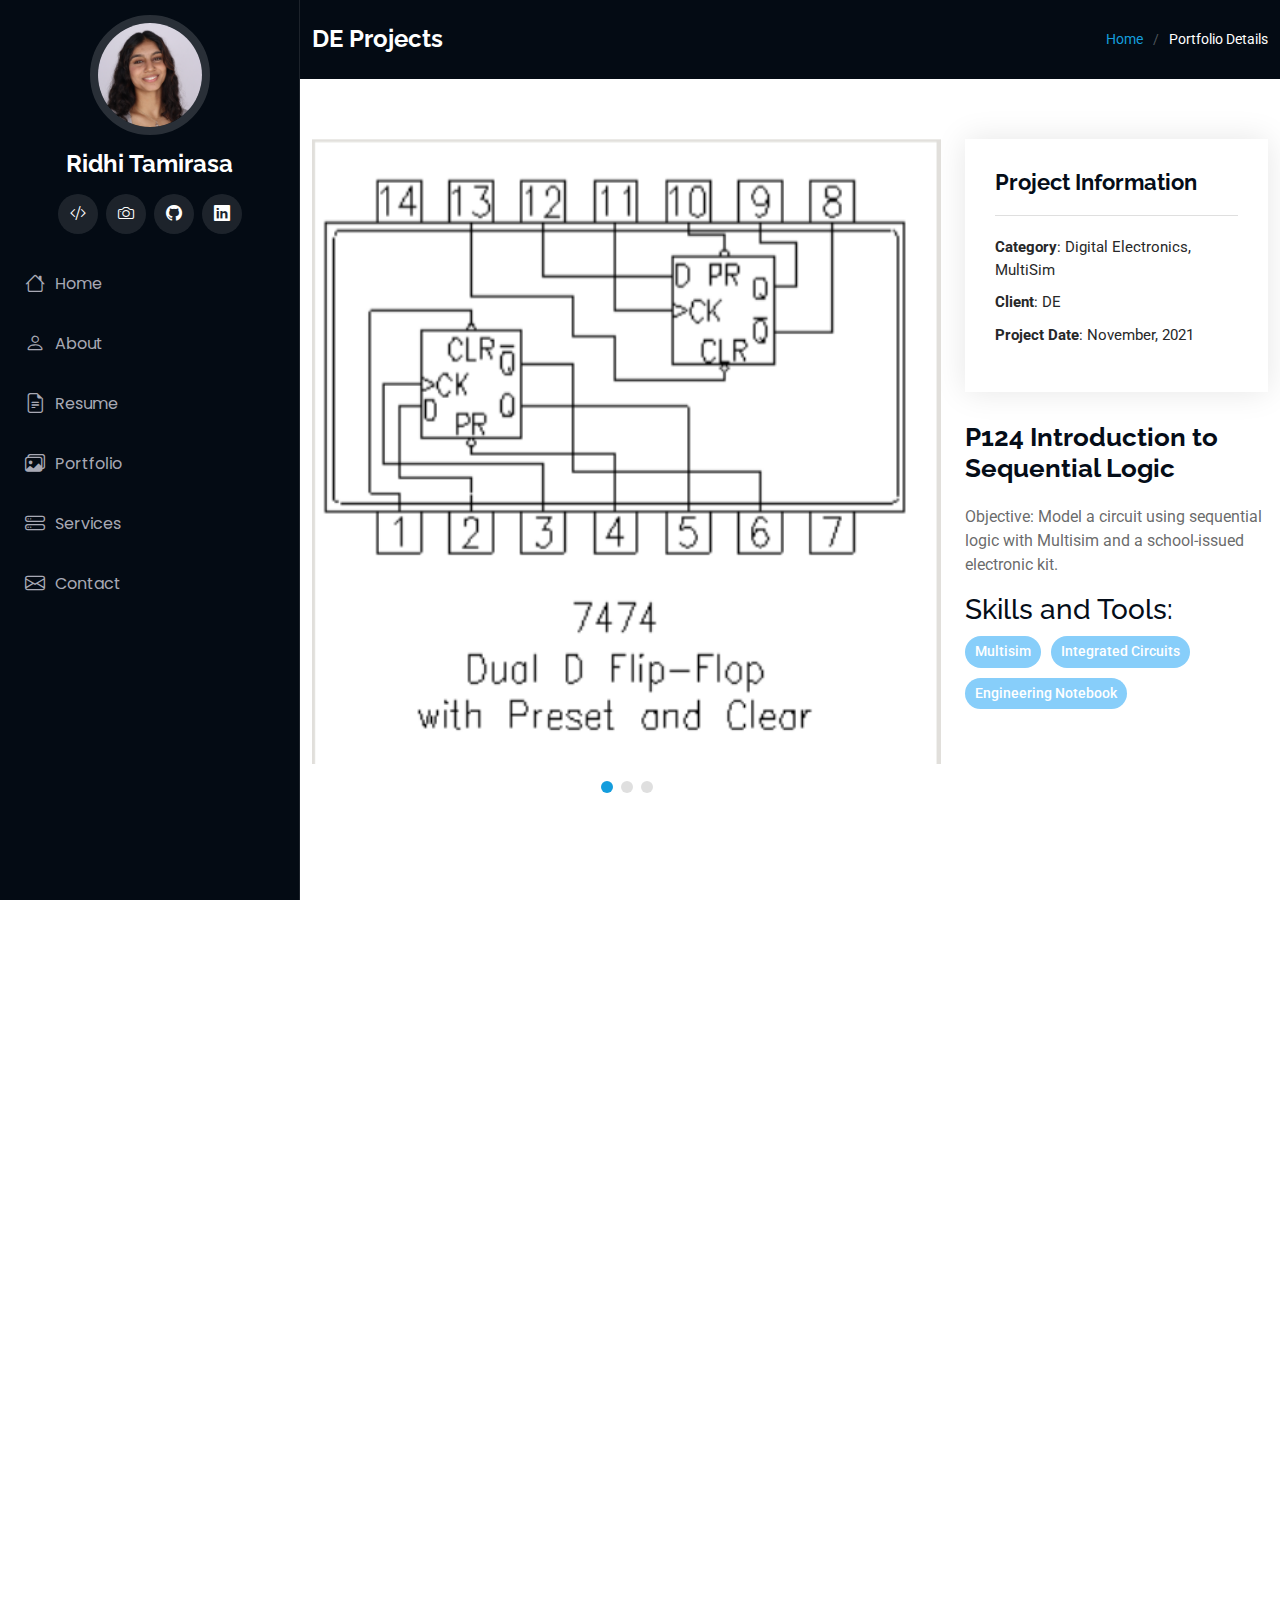
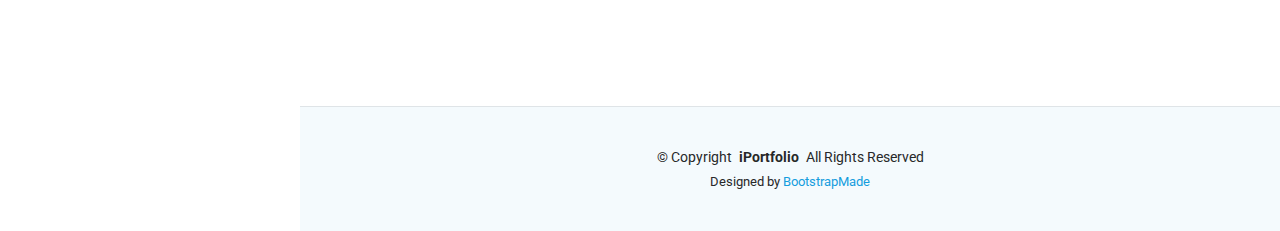
<file: iPortfolio/de-details.html>
<!DOCTYPE html>
<html lang="en">

<head>
  <meta charset="utf-8">
  <meta content="width=device-width, initial-scale=1.0" name="viewport">
  <title>Portfolio Details - iPortfolio Bootstrap Template</title>
  <meta content="" name="description">
  <meta content="" name="keywords">

  <!-- Favicons -->
  <link href="assets/img/favicon.png" rel="icon">
  <link href="assets/img/apple-touch-icon.png" rel="apple-touch-icon">

  <!-- Fonts -->
  <link href="https://fonts.googleapis.com" rel="preconnect">
  <link href="https://fonts.gstatic.com" rel="preconnect" crossorigin>
  <link href="https://fonts.googleapis.com/css2?family=Roboto:ital,wght@0,100;0,300;0,400;0,500;0,700;0,900&family=Poppins:ital,wght@0,100;0,200;0,300;0,400;0,500;0,600;0,700;0,800;0,900&family=Raleway:ital,wght@0,100;0,200;0,300;0,400;0,500;0,600;0,700;0,800;0,900&display=swap" rel="stylesheet">

  <!-- Vendor CSS Files -->
  <link href="assets/vendor/bootstrap/css/bootstrap.min.css" rel="stylesheet">
  <link href="assets/vendor/bootstrap-icons/bootstrap-icons.css" rel="stylesheet">
  <link href="assets/vendor/aos/aos.css" rel="stylesheet">
  <link href="assets/vendor/glightbox/css/glightbox.min.css" rel="stylesheet">
  <link href="assets/vendor/swiper/swiper-bundle.min.css" rel="stylesheet">

  <!-- Main CSS File -->
  <link href="assets/css/main.css" rel="stylesheet">
</head>

<body class="portfolio-details-page">

  <header id="header" class="header dark-background d-flex flex-column">
    <i class="header-toggle d-xl-none bi bi-list"></i>

    <div class="profile-img">
      <img src="assets/img/portfolio/headshot - Copy.png" alt="" class="img-fluid rounded-circle">
    </div>

    <a href="index.html" class="logo d-flex align-items-center justify-content-center">
      <h1 class="sitename">Ridhi Tamirasa</h1>
    </a>

    <div class="social-links text-center">
      <a href="https://leetcode.com/u/rtamirasa/" class="leetcode"><i class="bi bi-code-slash"></i></a>
      <a href="https://unsplash.com/@rtamirasa" class="unsplash"><i class="bi bi-camera"></i></a>
      <a href="https://github.com/rtamirasa" class="github"><i class="bi bi-github"></i></a>
      <a href="https://www.linkedin.com/in/ridhi-tamirasa-0a5a40179/" class="linkedin"><i class="bi bi-linkedin"></i></a>
    </div>

    <nav id="navmenu" class="navmenu">
      <ul>
        <li><a href="#hero"><i class="bi bi-house navicon"></i>Home</a></li>
        <li><a href="#about"><i class="bi bi-person navicon"></i> About</a></li>
        <li><a href="#resume"><i class="bi bi-file-earmark-text navicon"></i> Resume</a></li>
        <li><a href="#portfolio"><i class="bi bi-images navicon"></i> Portfolio</a></li>
        <li><a href="#services"><i class="bi bi-hdd-stack navicon"></i> Services</a></li>
        <li><a href="#contact"><i class="bi bi-envelope navicon"></i> Contact</a></li>
      </ul>
    </nav>

  </header>

  <main class="main">

    <!-- Page Title -->
    <div class="page-title dark-background">
      <div class="container d-lg-flex justify-content-between align-items-center">
        <h1 class="mb-2 mb-lg-0">DE Projects</h1>
        <nav class="breadcrumbs">
          <ol>
            <li><a href="index.html">Home</a></li>
            <li class="current">Portfolio Details</li>
          </ol>
        </nav>
      </div>
    </div><!-- End Page Title -->

    <!-- Portfolio Details Section -->
    <section id="portfolio-details" class="portfolio-details section">
      <div class="container" data-aos="fade-up" data-aos-delay="100">
        <div class="row gy-4">
          <div class="col-lg-8">
            <div class="portfolio-details-slider swiper init-swiper">
              <script type="application/json" class="swiper-config">
                {
                  "loop": true,
                  "speed": 600,
                  "autoplay": {
                    "delay": 5000
                  },
                  "slidesPerView": "auto",
                  "pagination": {
                    "el": ".swiper-pagination",
                    "type": "bullets",
                    "clickable": true
                  }
                }
              </script>
              <div class="swiper-wrapper align-items-center">
                <div class="swiper-slide">
                  <img src="assets/img/portfolio/introseq.png" alt="">
                </div>
                <div class="swiper-slide">
                  <img src="assets/img/portfolio/introseq2.png" alt="">
                </div>
                <div class="swiper-slide">
                  <img src="assets/img/portfolio/introseq3.png" alt="">
                </div>
              </div>
              <div class="swiper-pagination"></div>
            </div>
          </div>

          <div class="col-lg-4">
            <div class="portfolio-info" data-aos="fade-up" data-aos-delay="200">
              <h3>Project Information</h3>
              <ul>
                <li><strong>Category</strong>: Digital Electronics, MultiSim</li>
                <li><strong>Client</strong>: DE</li>
                <li><strong>Project Date</strong>: November, 2021</li>
              </ul>
            </div>
            <div class="portfolio-description" data-aos="fade-up" data-aos-delay="300">
              <h2>P124 Introduction to Sequential Logic</h2>
              <p>Objective: Model a circuit using sequential logic with Multisim and a school-issued electronic kit.</p>
              <h3>Skills and Tools:</h3>
              <div class="skills-tools">
                <span class="tool-bubble">Multisim</span>
                <span class="tool-bubble">Integrated Circuits</span>
                <span class="tool-bubble">Engineering Notebook</span>
              </div>
            </div>
          </div>
        </div>
      </div>
    </section><!-- /Portfolio Details Section -->

  </main>

  <!-- 555 Timer Project -->
  <section id="portfolio-details" class="portfolio-details section">
    <div class="container" data-aos="fade-up" data-aos-delay="100">
      <div class="row gy-4">
        <div class="col-lg-8">
          <div class="portfolio-details-slider swiper init-swiper">
            <script type="application/json" class="swiper-config">
              {
                "loop": true,
                "speed": 600,
                "autoplay": {
                  "delay": 5000
                },
                "slidesPerView": "auto",
                "pagination": {
                  "el": ".swiper-pagination",
                  "type": "bullets",
                  "clickable": true
                }
              }
            </script>
            <div class="swiper-wrapper align-items-center">
              <div class="swiper-slide">
                <img src="assets/img/portfolio/555.png" alt="">
              </div>
              <div class="swiper-slide">
                <img src="assets/img/portfolio/5552.png" alt="">
              </div>
            </div>
            <div class="swiper-pagination"></div>
          </div>
        </div>

        <div class="col-lg-4">
          <div class="portfolio-info" data-aos="fade-up" data-aos-delay="200">
            <h3>Project Information</h3>
            <ul>
              <li><strong>Category</strong>: Digital Electronics, MultiSim</li>
              <li><strong>Client</strong>: DE</li>
              <li><strong>Project Date</strong>: December, 2021</li>
            </ul>
          </div>
          <div class="portfolio-description" data-aos="fade-up" data-aos-delay="300">
            <h2>P125 555 Timer</h2>
            <p>Objective: Design a 555 timer circuit using Multisim and a school-issued electronic kit.</p>
            <h3>Skills and Tools:</h3>
            <div class="skills-tools">
              <span class="tool-bubble">Multisim</span>
              <span class="tool-bubble">555 Timer IC</span>
              <span class="tool-bubble">Circuit Design</span>
            </div>
          </div>
        </div>
      </div>
    </div>
  </section><!-- /555 Timer Project Section -->
  
  <footer id="footer" class="footer position-relative light-background">
    <div class="container">
      <div class="copyright text-center">
        <p>© <span>Copyright</span> <strong class="px-1 sitename">iPortfolio</strong> <span>All Rights Reserved</span></p>
      </div>
      <div class="credits">
        Designed by <a href="https://bootstrapmade.com/">BootstrapMade</a>
      </div>
    </div>
  </footer>

  <!-- Scroll Top -->
  <a href="#" id="scroll-top" class="scroll-top d-flex align-items-center justify-content-center"><i class="bi bi-arrow-up-short"></i></a>

  <!-- Preloader -->
  <div id="preloader"></div>

  <!-- Vendor JS Files -->
  <script src="assets/vendor/bootstrap/js/bootstrap.bundle.min.js"></script>
  <script src="assets/vendor/php-email-form/validate.js"></script>
  <script src="assets/vendor/aos/aos.js"></script>
  <script src="assets/vendor/typed.js/typed.umd.js"></script>
  <script src="assets/vendor/purecounter/purecounter_vanilla.js"></script>
  <script src="assets/vendor/waypoints/noframework.waypoints.js"></script>
  <script src="assets/vendor/glightbox/js/glightbox.min.js"></script>
  <script src="assets/vendor/imagesloaded/imagesloaded.pkgd.min.js"></script>
  <script src="assets/vendor/isotope-layout/isotope.pkgd.min.js"></script>
  <script src="assets/vendor/swiper/swiper-bundle.min.js"></script>

  <!-- Main JS File -->
  <script src="assets/js/main.js"></script>

</body>

</html>
</file>
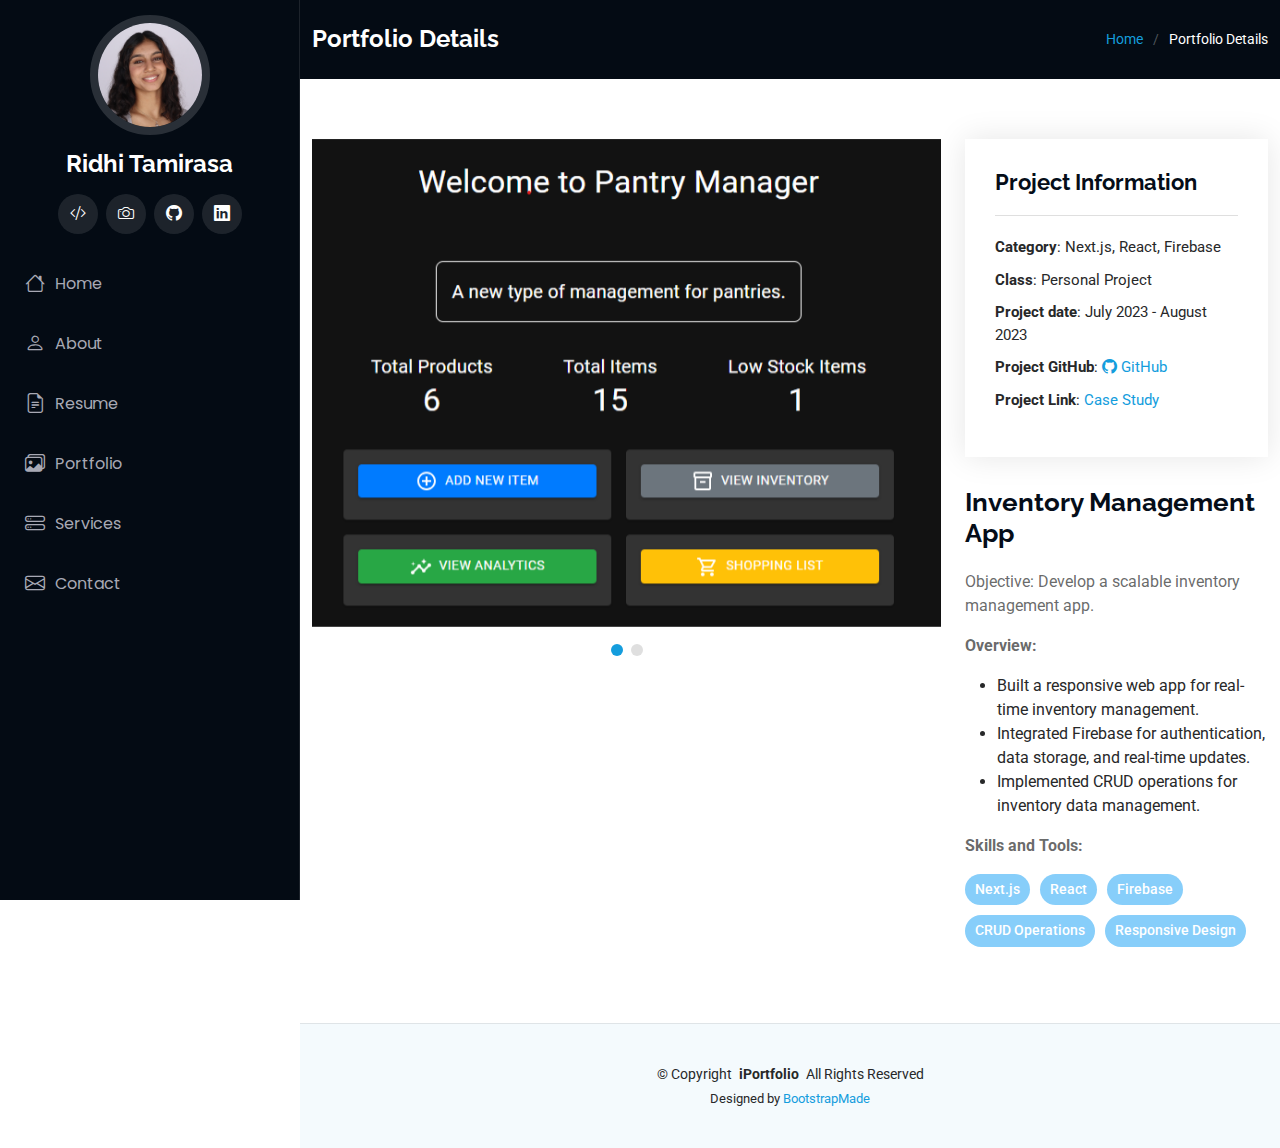
<file: iPortfolio/first-firebase.html>
<!DOCTYPE html>
<html lang="en">

<head>
  <meta charset="utf-8">
  <meta content="width=device-width, initial-scale=1.0" name="viewport">
  <title>Portfolio Details - iPortfolio Bootstrap Template</title>
  <meta content="" name="description">
  <meta content="" name="keywords">

  <!-- Favicons -->
  <link href="assets/img/favicon.png" rel="icon">
  <link href="assets/img/apple-touch-icon.png" rel="apple-touch-icon">

  <!-- Fonts -->
  <link href="https://fonts.googleapis.com" rel="preconnect">
  <link href="https://fonts.gstatic.com" rel="preconnect" crossorigin>
  <link href="https://fonts.googleapis.com/css2?family=Roboto:ital,wght@0,100;0,300;0,400;0,500;0,700;0,900&family=Poppins:ital,wght@0,100;0,200;0,300;0,400;0,500;0,600;0,700;0,800;0,900&family=Raleway:ital,wght@0,100;0,200;0,300;0,400;0,500;0,600;0,700;0,800;0,900&display=swap" rel="stylesheet">

  <!-- Vendor CSS Files -->
  <link href="assets/vendor/bootstrap/css/bootstrap.min.css" rel="stylesheet">
  <link href="assets/vendor/bootstrap-icons/bootstrap-icons.css" rel="stylesheet">
  <link href="assets/vendor/aos/aos.css" rel="stylesheet">
  <link href="assets/vendor/glightbox/css/glightbox.min.css" rel="stylesheet">
  <link href="assets/vendor/swiper/swiper-bundle.min.css" rel="stylesheet">

  <!-- Main CSS File -->
  <link href="assets/css/main.css" rel="stylesheet">

  <!-- =======================================================
  * Template Name: iPortfolio
  * Template URL: https://bootstrapmade.com/iportfolio-bootstrap-portfolio-websites-template/
  * Updated: Jun 29 2024 with Bootstrap v5.3.3
  * Author: BootstrapMade.com
  * License: https://bootstrapmade.com/license/
  ======================================================== -->
</head>

<body class="portfolio-details-page">

  <header id="header" class="header dark-background d-flex flex-column">
    <i class="header-toggle d-xl-none bi bi-list"></i>

    <div class="profile-img">
      <img src="assets/img/portfolio/headshot - Copy.png" alt="" class="img-fluid rounded-circle">
    </div>

    <a href="index.html" class="logo d-flex align-items-center justify-content-center">
      <h1 class="sitename">Ridhi Tamirasa</h1>
    </a>

    <div class="social-links text-center">
        <a href="https://leetcode.com/u/rtamirasa/" class="leetcode"><i class="bi bi-code-slash"></i></a>
        <a href="https://unsplash.com/@rtamirasa" class="unsplash"><i class="bi bi-camera"></i></a>
        <a href="https://github.com/rtamirasa" class="github"><i class="bi bi-github"></i></a>
        <a href="https://www.linkedin.com/in/ridhi-tamirasa-0a5a40179/" class="linkedin"><i class="bi bi-linkedin"></i></a>
      </div>

    <nav id="navmenu" class="navmenu">
      <ul>
        <li><a href="#hero"><i class="bi bi-house navicon"></i>Home</a></li>
        <li><a href="#about"><i class="bi bi-person navicon"></i> About</a></li>
        <li><a href="#resume"><i class="bi bi-file-earmark-text navicon"></i> Resume</a></li>
        <li><a href="#portfolio"><i class="bi bi-images navicon"></i> Portfolio</a></li>
        <li><a href="#services"><i class="bi bi-hdd-stack navicon"></i> Services</a></li>
        <li><a href="#contact"><i class="bi bi-envelope navicon"></i> Contact</a></li>
      </ul>
    </nav>

  </header>

  <main class="main">

    <!-- Page Title -->
    <div class="page-title dark-background">
      <div class="container d-lg-flex justify-content-between align-items-center">
        <h1 class="mb-2 mb-lg-0">Portfolio Details</h1>
        <nav class="breadcrumbs">
          <ol>
            <li><a href="index.html">Home</a></li>
            <li class="current">Portfolio Details</li>
          </ol>
        </nav>
      </div>
    </div><!-- End Page Title -->

    <!-- Portfolio Details Section -->
    <section id="portfolio-details" class="portfolio-details section">

      <div class="container" data-aos="fade-up" data-aos-delay="100">

        <div class="row gy-4">

          <div class="col-lg-8">
            <div class="portfolio-details-slider swiper init-swiper">

              <script type="application/json" class="swiper-config">
                {
                  "loop": true,
                  "speed": 600,
                  "autoplay": {
                    "delay": 5000
                  },
                  "slidesPerView": "auto",
                  "pagination": {
                    "el": ".swiper-pagination",
                    "type": "bullets",
                    "clickable": true
                  }
                }
              </script>

              <div class="swiper-wrapper align-items-center">

                <div class="swiper-slide">
                  <img src="assets/img/portfolio/pantry manager.png" alt="">
                </div>

                <div class="swiper-slide">
                  <img src="assets/img/portfolio/pantry-app.png" alt="">
                </div>

              

              </div>
              <div class="swiper-pagination"></div>
            </div>
          </div>

          <div class="col-lg-4">
            <div class="portfolio-info" data-aos="fade-up" data-aos-delay="200">
              <h3>Project Information</h3>
              <ul>
                <li><strong>Category</strong>: Next.js, React, Firebase</li>
                <li><strong>Class</strong>: Personal Project</li>
                <li><strong>Project date</strong>: July 2023 - August 2023</li>
                <li><strong>Project GitHub</strong>: 
                  <a href="https://github.com/rtamirasa/pantry-managment.git" target="_blank">
                    <i class="bi bi-github"></i> GitHub
                  </a>
                </li>
                <li><strong>Project Link</strong>: 
                  <a href="https://pantry-managment-chi.vercel.app/" target="_blank">
                    Case Study
                  </a>
                </li>
              </ul>
            </div>
            <div class="portfolio-description" data-aos="fade-up" data-aos-delay="300">
              <h2>Inventory Management App</h2>
              <p>Objective: Develop a scalable inventory management app.</p>
              <p>
                <strong>Overview:</strong>
                <ul>
                  <li>Built a responsive web app for real-time inventory management.</li>
                  <li>Integrated Firebase for authentication, data storage, and real-time updates.</li>
                  <li>Implemented CRUD operations for inventory data management.</li>
                </ul>
              </p>
             
              <p>
                <strong>Skills and Tools:</strong>
                <div class="skills-tools">
                  <span class="tool-bubble">Next.js</span>
                  <span class="tool-bubble">React</span>
                  <span class="tool-bubble">Firebase</span>
                  <span class="tool-bubble">CRUD Operations</span>
                  <span class="tool-bubble">Responsive Design</span>
                </div>
              </p>
             
           
            </div>
            
            
  
    </main>
  
    <footer id="footer" class="footer position-relative light-background">
  
      <div class="container">
        <div class="copyright text-center ">
          <p>© <span>Copyright</span> <strong class="px-1 sitename">iPortfolio</strong> <span>All Rights Reserved</span></p>
        </div>
        <div class="credits">
          <!-- All the links in the footer should remain intact. -->
          <!-- You can delete the links only if you've purchased the pro version. -->
          <!-- Licensing information: https://bootstrapmade.com/license/ -->
          <!-- Purchase the pro version with working PHP/AJAX contact form: [buy-url] -->
          Designed by <a href="https://bootstrapmade.com/">BootstrapMade</a>
        </div>
      </div>
  
    </footer>
  
    <!-- Scroll Top -->
    <a href="#" id="scroll-top" class="scroll-top d-flex align-items-center justify-content-center"><i class="bi bi-arrow-up-short"></i></a>
  
    <!-- Preloader -->
    <div id="preloader"></div>
  

  <!-- Vendor JS Files -->
  <script src="assets/vendor/bootstrap/js/bootstrap.bundle.min.js"></script>
  <script src="assets/vendor/php-email-form/validate.js"></script>
  <script src="assets/vendor/aos/aos.js"></script>
  <script src="assets/vendor/typed.js/typed.umd.js"></script>
  <script src="assets/vendor/purecounter/purecounter_vanilla.js"></script>
  <script src="assets/vendor/waypoints/noframework.waypoints.js"></script>
  <script src="assets/vendor/glightbox/js/glightbox.min.js"></script>
  <script src="assets/vendor/imagesloaded/imagesloaded.pkgd.min.js"></script>
  <script src="assets/vendor/isotope-layout/isotope.pkgd.min.js"></script>
  <script src="assets/vendor/swiper/swiper-bundle.min.js"></script>

  <!-- Main JS File -->
  <script src="assets/js/main.js"></script>

</body>

</html>
</file>
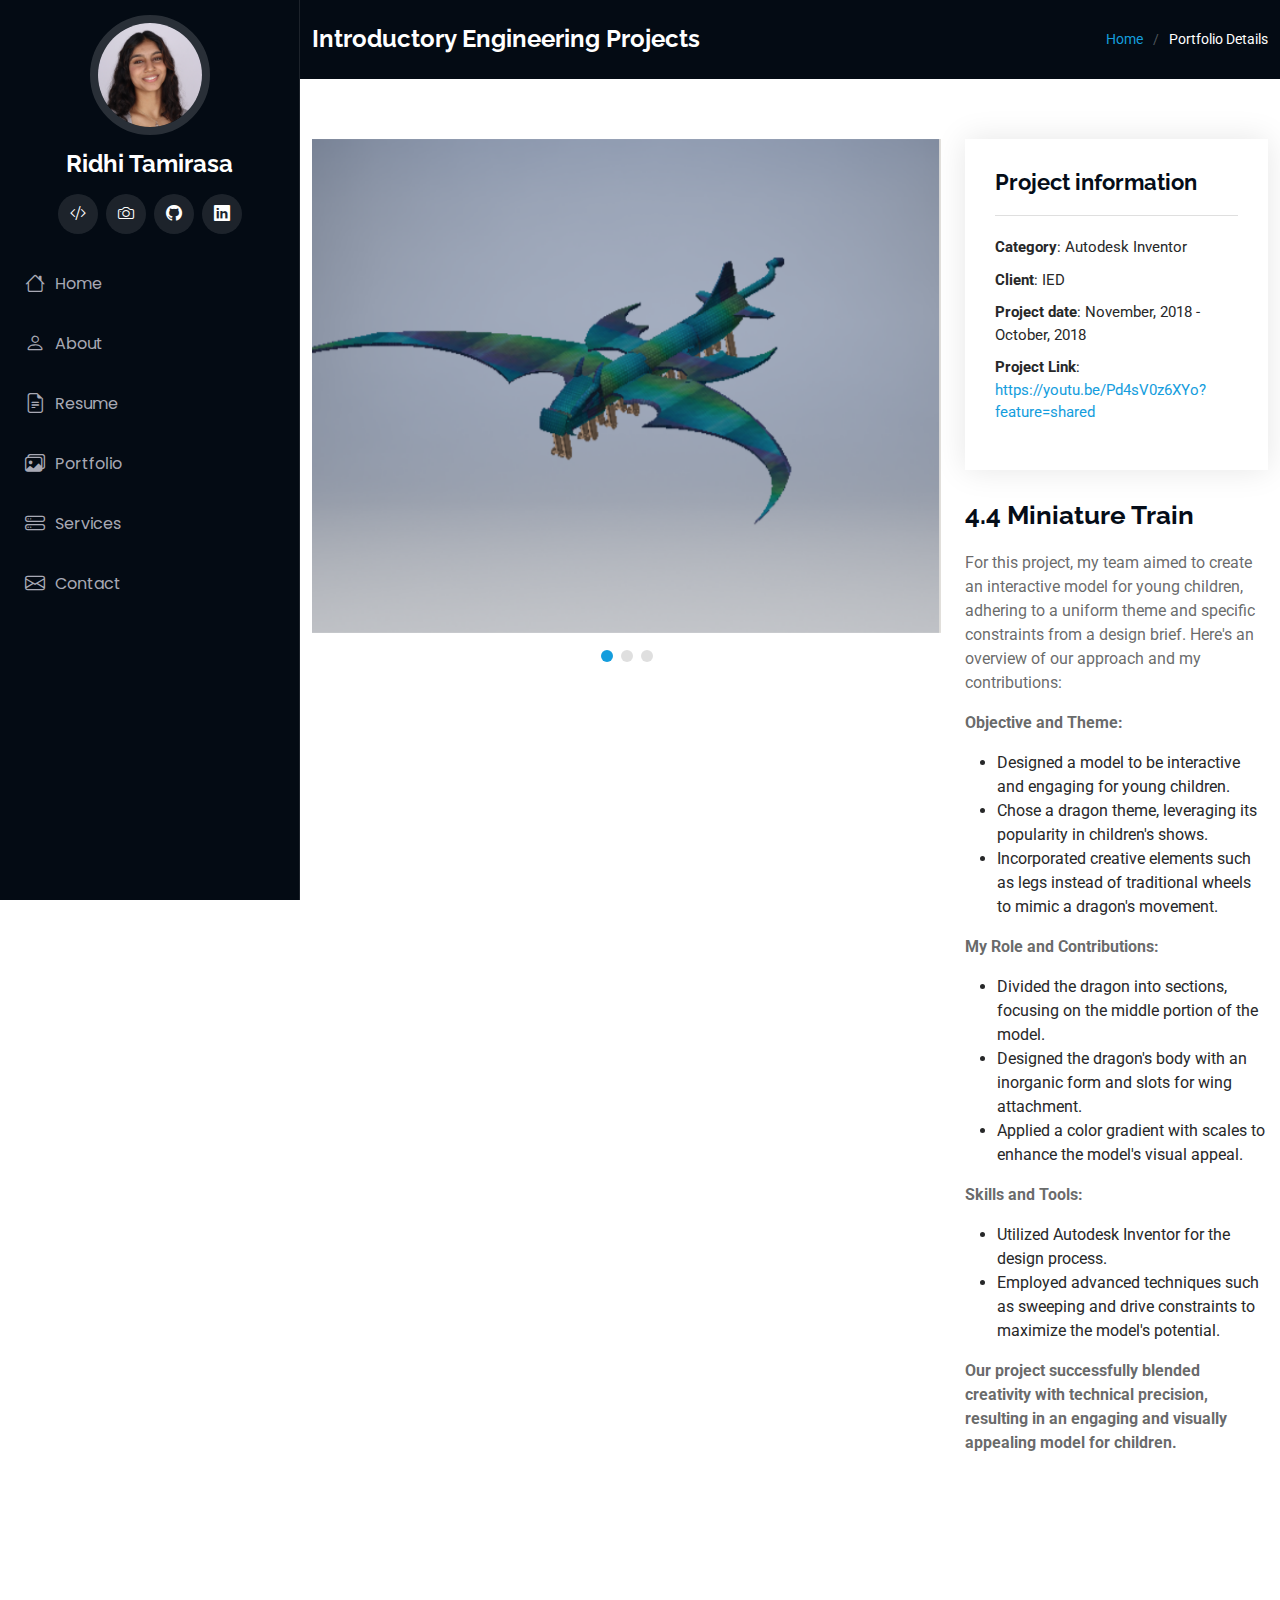
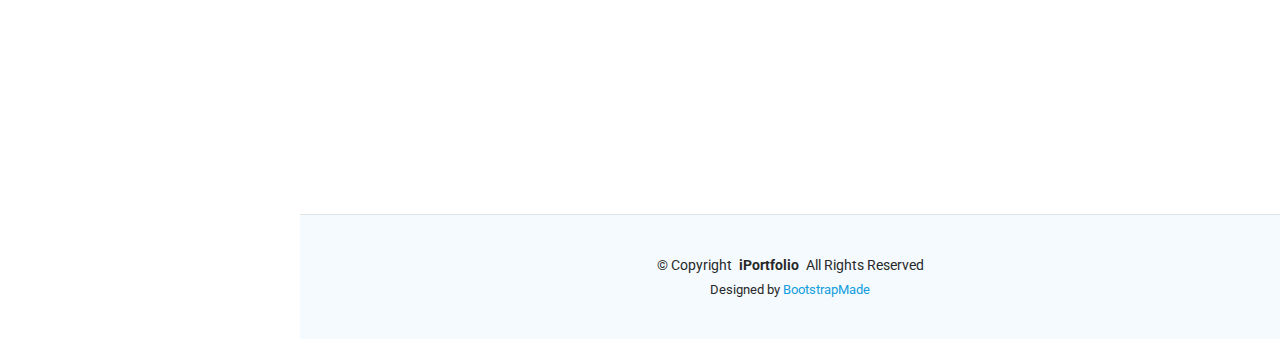
<file: iPortfolio/introengdes.html>
<!DOCTYPE html>
<html lang="en">

<head>
  <meta charset="utf-8">
  <meta content="width=device-width, initial-scale=1.0" name="viewport">
  <title>Portfolio Details - iPortfolio Bootstrap Template</title>
  <meta content="" name="description">
  <meta content="" name="keywords">

  <!-- Favicons -->
  <link href="assets/img/favicon.png" rel="icon">
  <link href="assets/img/apple-touch-icon.png" rel="apple-touch-icon">

  <!-- Fonts -->
  <link href="https://fonts.googleapis.com" rel="preconnect">
  <link href="https://fonts.gstatic.com" rel="preconnect" crossorigin>
  <link href="https://fonts.googleapis.com/css2?family=Roboto:ital,wght@0,100;0,300;0,400;0,500;0,700;0,900;1,100;1,300;1,400;1,500;1,700;1,900&family=Poppins:ital,wght@0,100;0,200;0,300;0,400;0,500;0,600;0,700;0,800;0,900;1,100;1,200;1,300;1,400;1,500;1,600;1,700;1,800;1,900&family=Raleway:ital,wght@0,100;0,200;0,300;0,400;0,500;0,600;0,700;0,800;0,900;1,100;1,200;1,300;1,400;1,500;1,600;1,700;1,800;1,900&display=swap" rel="stylesheet">

  <!-- Vendor CSS Files -->
  <link href="assets/vendor/bootstrap/css/bootstrap.min.css" rel="stylesheet">
  <link href="assets/vendor/bootstrap-icons/bootstrap-icons.css" rel="stylesheet">
  <link href="assets/vendor/aos/aos.css" rel="stylesheet">
  <link href="assets/vendor/glightbox/css/glightbox.min.css" rel="stylesheet">
  <link href="assets/vendor/swiper/swiper-bundle.min.css" rel="stylesheet">

  <!-- Main CSS File -->
  <link href="assets/css/main.css" rel="stylesheet">

  <!-- =======================================================
  * Template Name: iPortfolio
  * Template URL: https://bootstrapmade.com/iportfolio-bootstrap-portfolio-websites-template/
  * Updated: Jun 29 2024 with Bootstrap v5.3.3
  * Author: BootstrapMade.com
  * License: https://bootstrapmade.com/license/
  ======================================================== -->
</head>

<body class="portfolio-details-page">

  <header id="header" class="header dark-background d-flex flex-column">
    <i class="header-toggle d-xl-none bi bi-list"></i>

    <div class="profile-img">
      <img src="assets/img/portfolio/headshot - Copy.png" alt="" class="img-fluid rounded-circle">
    </div>

    <a href="index.html" class="logo d-flex align-items-center justify-content-center">
      <!-- Uncomment the line below if you also wish to use an image logo -->
      <!-- <img src="assets/img/logo.png" alt=""> -->
      <h1 class="sitename">Ridhi Tamirasa</h1>
    </a>

    <div class="social-links text-center">
      <a href="https://leetcode.com/u/rtamirasa/" class="leetcode"><i class="bi bi-code-slash"></i></a>
      <a href="https://unsplash.com/@rtamirasa" class="unsplash"><i class="bi bi-camera"></i></a>
      <a href="https://github.com/rtamirasa" class="github"><i class="bi bi-github"></i></a>
      <a href="https://www.linkedin.com/in/ridhi-tamirasa-0a5a40179/" class="linkedin"><i class="bi bi-linkedin"></i></a>
    </div>

    <nav id="navmenu" class="navmenu">
      <ul>
        <li><a href="#hero"><i class="bi bi-house navicon"></i>Home</a></li>
        <li><a href="#about"><i class="bi bi-person navicon"></i> About</a></li>
        <li><a href="#resume"><i class="bi bi-file-earmark-text navicon"></i> Resume</a></li>
        <li><a href="#portfolio"><i class="bi bi-images navicon"></i> Portfolio</a></li>
        <li><a href="#services"><i class="bi bi-hdd-stack navicon"></i> Services</a></li>
       
        <li><a href="#contact"><i class="bi bi-envelope navicon"></i> Contact</a></li>
      </ul>
    </nav>

  </header>

  <main class="main">

    <!-- Page Title -->
    <div class="page-title dark-background">
      <div class="container d-lg-flex justify-content-between align-items-center">
        <h1 class="mb-2 mb-lg-0">Introductory Engineering Projects</h1>
        <nav class="breadcrumbs">
          <ol>
            <li><a href="index.html">Home</a></li>
            <li class="current">Portfolio Details</li>
          </ol>
        </nav>
      </div>
    </div><!-- End Page Title -->

    <!-- Portfolio Details Section -->
    <section id="portfolio-details" class="portfolio-details section">

      <div class="container" data-aos="fade-up" data-aos-delay="100">

        <div class="row gy-4">

          <div class="col-lg-8">
            <div class="portfolio-details-slider swiper init-swiper">

              <script type="application/json" class="swiper-config">
                {
                  "loop": true,
                  "speed": 600,
                  "autoplay": {
                    "delay": 5000
                  },
                  "slidesPerView": "auto",
                  "pagination": {
                    "el": ".swiper-pagination",
                    "type": "bullets",
                    "clickable": true
                  }
                }
              </script>

              <div class="swiper-wrapper align-items-center">

                <div class="swiper-slide">
                  <img src="assets/img/portfolio/train.png" alt="">
                </div>

                <div class="swiper-slide">
                  <img src="assets/img/portfolio/blowup.png" alt="">
                </div>

                <div class="swiper-slide">
                  <a href="https://youtu.be/Pd4sV0z6XYo?feature=shared"></a>
                    <img src="assets/img/portfolio/vid.png" alt="">
                </div>

              </div>
              <div class="swiper-pagination"></div>
            </div>
          </div>

          <div class="col-lg-4">
            <div class="portfolio-info" data-aos="fade-up" data-aos-delay="200">
              <h3>Project information</h3>
              <ul>
                <li><strong>Category</strong>: Autodesk Inventor</li>
                <li><strong>Client</strong>: IED</li>
                <li><strong>Project date</strong>: November, 2018 - October, 2018</li>
                <li><strong>Project Link</strong>: <a href="https://youtu.be/Pd4sV0z6XYo?feature=shared" target="_blank">https://youtu.be/Pd4sV0z6XYo?feature=shared</a></li>

              </ul>
            </div>
            <div class="portfolio-description" data-aos="fade-up" data-aos-delay="300">
              <h2>4.4 Miniature Train</h2>
              <p>
                For this project, my team aimed to create an interactive model for young children, adhering to a uniform theme and specific constraints from a design brief. Here's an overview of our approach and my contributions:
              </p>
              <p>
                <strong>Objective and Theme:</strong>
                <ul>
                  <li>Designed a model to be interactive and engaging for young children.</li>
                  <li>Chose a dragon theme, leveraging its popularity in children's shows.</li>
                  <li>Incorporated creative elements such as legs instead of traditional wheels to mimic a dragon's movement.</li>
                </ul>
              </p>
              <p>
                <strong>My Role and Contributions:</strong>
                <ul>
                  <li>Divided the dragon into sections, focusing on the middle portion of the model.</li>
                  <li>Designed the dragon's body with an inorganic form and slots for wing attachment.</li>
                  <li>Applied a color gradient with scales to enhance the model's visual appeal.</li>
                </ul>
              </p>
              <p>
                <strong>Skills and Tools:</strong>
                <ul>
                  <li>Utilized Autodesk Inventor for the design process.</li>
                  <li>Employed advanced techniques such as sweeping and drive constraints to maximize the model's potential.</li>
                </ul>
              </p>
              <p>
                <strong>
                Our project successfully blended creativity with technical precision, resulting in an engaging and visually appealing model for children.
              </strong>
              </p>
            </div>
            
          </div>

        </div>

      </div>

    </section><!-- /Portfolio Details Section -->

  </main>
  <!-- Mechanical Winch -->
  <section id="portfolio-details" class="portfolio-details section">

    <div class="container" data-aos="fade-up" data-aos-delay="100">

      <div class="row gy-4">

        <div class="col-lg-8">
          <div class="portfolio-details-slider swiper init-swiper">

            <script type="application/json" class="swiper-config">
              {
                "loop": true,
                "speed": 600,
                "autoplay": {
                  "delay": 5000
                },
                "slidesPerView": "auto",
                "pagination": {
                  "el": ".swiper-pagination",
                  "type": "bullets",
                  "clickable": true
                }
              }
            </script>

            <div class="swiper-wrapper align-items-center">

              <div class="swiper-slide">
                <img src="assets/img/portfolio/mechc.png" alt="">
              </div>

              <div class="swiper-slide">
                <img src="assets/img/portfolio/netl.png" alt="">
              </div>

              <div class="swiper-slide">
                  <img src="assets/img/portfolio/wrenchh.png" alt="">
              </div>

            </div>
            <div class="swiper-pagination"></div>
          </div>
        </div>

        <div class="col-lg-4">
          <div class="portfolio-info" data-aos="fade-up" data-aos-delay="200">
            <h3>Project information</h3>
            <ul>
              <li><strong>Category</strong>: Mechanical Engineering, Net Logo, Design</li>
              <li><strong>Client</strong>: POE</li>
              <li><strong>Project date</strong>: September, 2019 - October, 2019</li>
              <li><strong>Project Link</strong>: <a href="https://docs.google.com/document/d/11S4hJfDhm1pnbUSJH5l4gAGG_QRFCy5sQ_NnqPAIavk/edit?pli=1" target="_blank">Documentation</a></li>
              <li><strong>Project Link</strong>: <a href="https://drive.google.com/file/d/1dQiEnTrRj7I38rQy_Bthjf0KW_KOsrRD/view " target="_blank">Simulation</a></li>
            </ul>
          </div>
          <div class="portfolio-description" data-aos="fade-up" data-aos-delay="300">
            <h2>P125 Mechanical Winch</h2>
            <p>October 14, 2019 - October 23, 2019</p>
            <p>Objective: Model a prototype winch using vex parts, and create a NetLogo simulation of the prototype.</p>
            <p>
              For this project, my team was required to design a mechanical winch that would not only handle heavy weights but perform this with speed. We also needed to document our progress, and create a NetLogo simulation. Here’s an overview of our approach and my contributions:
            </p>
            <p>
              <strong>Objective and Theme:</strong>
              <ul>
                <li>Designed a mechanical winch to handle heavy weights with speed.</li>
                <li>Documented the progress and created a NetLogo simulation of the prototype.</li>
                <li>Utilized Vex parts and a Fishertek motor with a maximum of 7.5 volts.</li>
              </ul>
            </p>
            <p>
              <strong>My Role and Contributions:</strong>
              <ul>
                <li>Assigned tasks for the team and created the design for the winch.</li>
                <li>Built the winch, using two pulleys for larger weight support and a large gear for higher torque.</li>
                <li>Collaborated with the main programmer to create a NetLogo simulation with adjustable voltage and weight features.</li>
              </ul>
            </p>
            <p>
              <strong>Skills and Tools:</strong>
              <ul>
                <li>Applied design principles of sprocket and chain, and pulleys for more torque.</li>
                <li>Used engineering principles and calculations to solve issues related to friction, motor and gear misalignment, and spacing the sprocket and chain system.</li>
              </ul>
            </p>
            <p>
              <Strong>
              Our project successfully combined technical expertise with practical application, resulting in a functional and efficient mechanical winch.
            </Strong>
            </p>
          </div>
          
          
        </div>

      </div>

    </div>

  </section><!-- /Portfolio Details Section -->
   
  <!-- Hydrogen  Vehicle-->
    <section id="portfolio-details" class="portfolio-details section">

      <div class="container" data-aos="fade-up" data-aos-delay="100">
  
        <div class="row gy-4">
  
          <div class="col-lg-8">
            <div class="portfolio-details-slider swiper init-swiper">
  
              <script type="application/json" class="swiper-config">
                {
                  "loop": true,
                  "speed": 600,
                  "autoplay": {
                    "delay": 5000
                  },
                  "slidesPerView": "auto",
                  "pagination": {
                    "el": ".swiper-pagination",
                    "type": "bullets",
                    "clickable": true
                  }
                }
              </script>
  
              <div class="swiper-wrapper align-items-center">
  
                <div class="swiper-slide">
                  <img src="assets/img/portfolio/hyd.png" alt="">
                </div>
  
                <div class="swiper-slide">
                  <img src="assets/img/portfolio/hyd2.png" alt="">
                </div>
                <div class="swiper-slide">
                  <img src="assets/img/portfolio/imggg.PNG" alt="">
                </div>
              </div>
              <div class="swiper-pagination"></div>
            </div>
          </div>
  
          <div class="col-lg-4">
            <div class="portfolio-info" data-aos="fade-up" data-aos-delay="200">
              <h3>Project information</h3>
              <ul>
                <li><strong>Category</strong>: Mechanical Engineering, Net Logo, Design</li>
                <li><strong>Client</strong>: POE</li>
                <li><strong>Project date</strong>: October, 2019 - November, 2019</li>
                <li><strong>Project Link</strong>: <a href="https://docs.google.com/document/d/1BNA_4TT8B4D37FydoRJH6h1jxdngWyyf6cyhneoPKi4/edit#heading=h.3p15pulrd9rw" target="_blank">Documentation</a></li>
              
              </ul>
            </div>
            <div class="portfolio-description" data-aos="fade-up" data-aos-delay="300">
              <h2>Renewable Resources Vehicle</h2>
              <p>Objective: Create a vehicle powered by a variety of renewable resources using Vex and Fishertek parts, and a Vex V4 motor.</p>
              <p>
                Creating a vehicle that would move based on a variety of renewable resources was the objective for this project. My team and I were required to build this vehicle out of Vex and Fishertek parts, and breadboard a renewable power source to a Vex V4 motor. Here’s an overview of our approach and my contributions:
              </p>
              <p>
                <strong>Objective and Theme:</strong>
                <ul>
                  <li>Designed a vehicle powered by renewable resources.</li>
                  <li>Built the vehicle using Vex and Fishertek parts, adhering to project constraints.</li>
                  <li>Breadboarded a renewable power source to a Vex V4 motor.</li>
                </ul>
              </p>
              <p>
                <strong>My Role and Contributions:</strong>
                <ul>
                  <li>Assigned tasks for the team and created designs for the vehicle.</li>
                  <li>Built the vehicle, incorporating a directly powered back wheel connected to the smaller front wheel through tread to increase torque.</li>
                  <li>Documented the entire process, including multiple design iterations.</li>
                </ul>
              </p>
              <p>
                <strong>Skills and Tools:</strong>
                <ul>
                  <li>Applied design principles to ensure the vehicle met project constraints and was lightweight enough for the power sources.</li>
                  <li>Utilized Vex and Fishertek parts effectively to create a functional design.</li>
                  <li>Developed renewable power solutions using solar panels and hydrogen fuel cells.</li>
                </ul>
              </p>
              <p>
                <strong>Challenges and Solutions:</strong>
                <ul>
                  <li>Addressed power source limitations by experimenting with solar panels and hydrogen fuel cells, despite their limited power.</li>
                  <li>Overcame size constraints by optimizing the design to fit within the 5-inch width limit, using 3 inches for the two-wheel configuration.</li>
                  <li>Resolved design and weight issues through careful calculations and iterative improvements.</li>
                </ul>
              </p>
              <p>
                <strong>
                Our project successfully combined technical expertise, renewable energy solutions, and innovative design, resulting in a functional and efficient vehicle powered by renewable resources.
              </strong>
              </p>
            </div>
            
            </div>
            
            
          </div>
  
        </div>
  
      </div>
  
    </section><!-- /Portfolio Details Section -->

</main>

  <footer id="footer" class="footer position-relative light-background">

    <div class="container">
      <div class="copyright text-center ">
        <p>© <span>Copyright</span> <strong class="px-1 sitename">iPortfolio</strong> <span>All Rights Reserved</span></p>
      </div>
      <div class="credits">
        <!-- All the links in the footer should remain intact. -->
        <!-- You can delete the links only if you've purchased the pro version. -->
        <!-- Licensing information: https://bootstrapmade.com/license/ -->
        <!-- Purchase the pro version with working PHP/AJAX contact form: [buy-url] -->
        Designed by <a href="https://bootstrapmade.com/">BootstrapMade</a>
      </div>
    </div>

  </footer>

  <!-- Scroll Top -->
  <a href="#" id="scroll-top" class="scroll-top d-flex align-items-center justify-content-center"><i class="bi bi-arrow-up-short"></i></a>

  <!-- Preloader -->
  <div id="preloader"></div>

  <!-- Vendor JS Files -->
  <script src="assets/vendor/bootstrap/js/bootstrap.bundle.min.js"></script>
  <script src="assets/vendor/php-email-form/validate.js"></script>
  <script src="assets/vendor/aos/aos.js"></script>
  <script src="assets/vendor/typed.js/typed.umd.js"></script>
  <script src="assets/vendor/purecounter/purecounter_vanilla.js"></script>
  <script src="assets/vendor/waypoints/noframework.waypoints.js"></script>
  <script src="assets/vendor/glightbox/js/glightbox.min.js"></script>
  <script src="assets/vendor/imagesloaded/imagesloaded.pkgd.min.js"></script>
  <script src="assets/vendor/isotope-layout/isotope.pkgd.min.js"></script>
  <script src="assets/vendor/swiper/swiper-bundle.min.js"></script>

  <!-- Main JS File -->
  <script src="assets/js/main.js"></script>

</body>

</html>
</file>
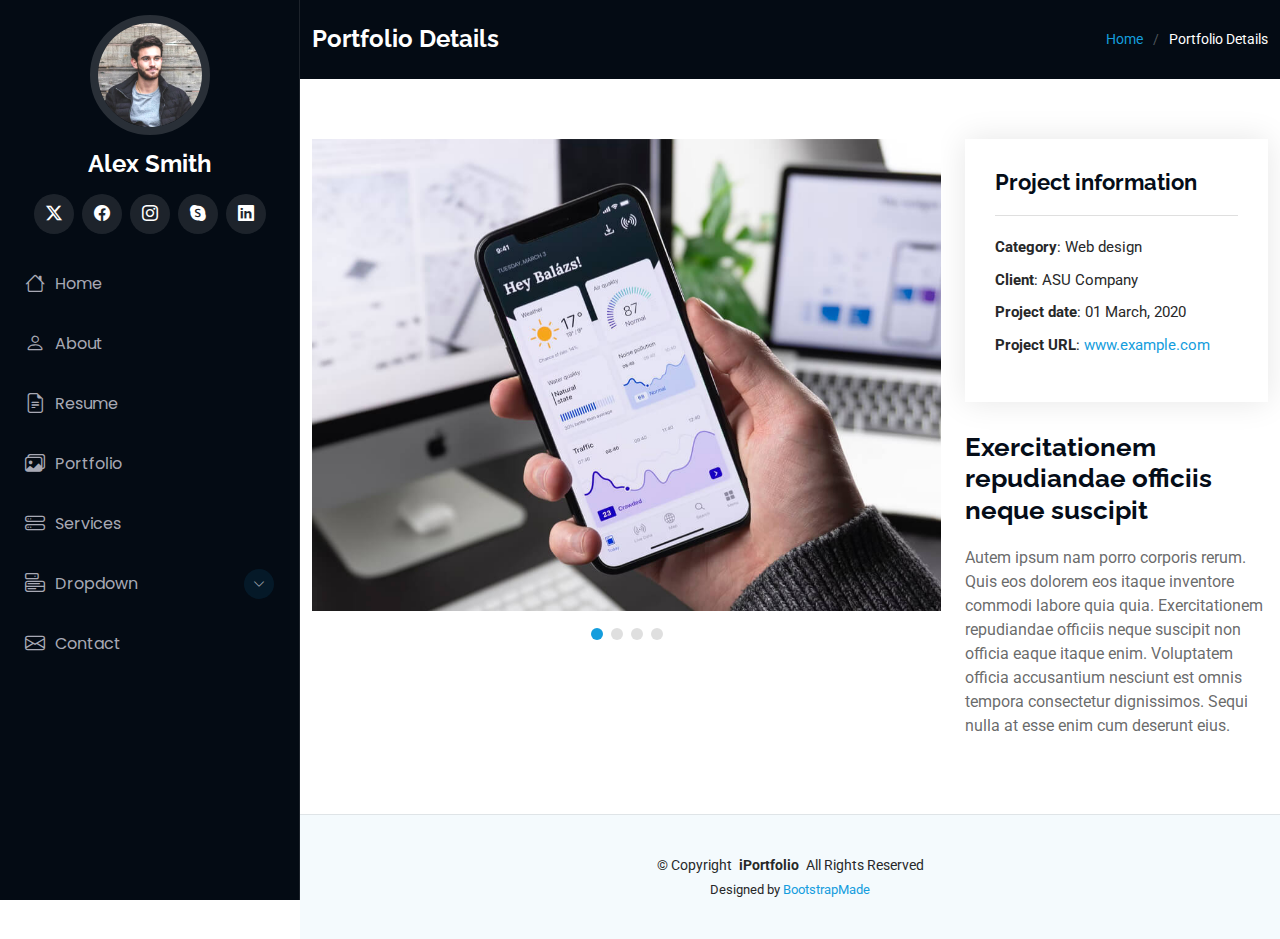
<file: iPortfolio/portfolio-details.html>
<!DOCTYPE html>
<html lang="en">

<head>
  <meta charset="utf-8">
  <meta content="width=device-width, initial-scale=1.0" name="viewport">
  <title>Portfolio Details - iPortfolio Bootstrap Template</title>
  <meta content="" name="description">
  <meta content="" name="keywords">

  <!-- Favicons -->
  <link href="assets/img/favicon.png" rel="icon">
  <link href="assets/img/apple-touch-icon.png" rel="apple-touch-icon">

  <!-- Fonts -->
  <link href="https://fonts.googleapis.com" rel="preconnect">
  <link href="https://fonts.gstatic.com" rel="preconnect" crossorigin>
  <link href="https://fonts.googleapis.com/css2?family=Roboto:ital,wght@0,100;0,300;0,400;0,500;0,700;0,900;1,100;1,300;1,400;1,500;1,700;1,900&family=Poppins:ital,wght@0,100;0,200;0,300;0,400;0,500;0,600;0,700;0,800;0,900;1,100;1,200;1,300;1,400;1,500;1,600;1,700;1,800;1,900&family=Raleway:ital,wght@0,100;0,200;0,300;0,400;0,500;0,600;0,700;0,800;0,900;1,100;1,200;1,300;1,400;1,500;1,600;1,700;1,800;1,900&display=swap" rel="stylesheet">

  <!-- Vendor CSS Files -->
  <link href="assets/vendor/bootstrap/css/bootstrap.min.css" rel="stylesheet">
  <link href="assets/vendor/bootstrap-icons/bootstrap-icons.css" rel="stylesheet">
  <link href="assets/vendor/aos/aos.css" rel="stylesheet">
  <link href="assets/vendor/glightbox/css/glightbox.min.css" rel="stylesheet">
  <link href="assets/vendor/swiper/swiper-bundle.min.css" rel="stylesheet">

  <!-- Main CSS File -->
  <link href="assets/css/main.css" rel="stylesheet">

  <!-- =======================================================
  * Template Name: iPortfolio
  * Template URL: https://bootstrapmade.com/iportfolio-bootstrap-portfolio-websites-template/
  * Updated: Jun 29 2024 with Bootstrap v5.3.3
  * Author: BootstrapMade.com
  * License: https://bootstrapmade.com/license/
  ======================================================== -->
</head>

<body class="portfolio-details-page">

  <header id="header" class="header dark-background d-flex flex-column">
    <i class="header-toggle d-xl-none bi bi-list"></i>

    <div class="profile-img">
      <img src="assets/img/my-profile-img.jpg" alt="" class="img-fluid rounded-circle">
    </div>

    <a href="index.html" class="logo d-flex align-items-center justify-content-center">
      <!-- Uncomment the line below if you also wish to use an image logo -->
      <!-- <img src="assets/img/logo.png" alt=""> -->
      <h1 class="sitename">Alex Smith</h1>
    </a>

    <div class="social-links text-center">
      <a href="#" class="twitter"><i class="bi bi-twitter-x"></i></a>
      <a href="#" class="facebook"><i class="bi bi-facebook"></i></a>
      <a href="#" class="instagram"><i class="bi bi-instagram"></i></a>
      <a href="#" class="google-plus"><i class="bi bi-skype"></i></a>
      <a href="#" class="linkedin"><i class="bi bi-linkedin"></i></a>
    </div>

    <nav id="navmenu" class="navmenu">
      <ul>
        <li><a href="#hero"><i class="bi bi-house navicon"></i>Home</a></li>
        <li><a href="#about"><i class="bi bi-person navicon"></i> About</a></li>
        <li><a href="#resume"><i class="bi bi-file-earmark-text navicon"></i> Resume</a></li>
        <li><a href="#portfolio"><i class="bi bi-images navicon"></i> Portfolio</a></li>
        <li><a href="#services"><i class="bi bi-hdd-stack navicon"></i> Services</a></li>
        <li class="dropdown"><a href="#"><i class="bi bi-menu-button navicon"></i> <span>Dropdown</span> <i class="bi bi-chevron-down toggle-dropdown"></i></a>
          <ul>
            <li><a href="#">Dropdown 1</a></li>
            <li class="dropdown"><a href="#"><span>Deep Dropdown</span> <i class="bi bi-chevron-down toggle-dropdown"></i></a>
              <ul>
                <li><a href="#">Deep Dropdown 1</a></li>
                <li><a href="#">Deep Dropdown 2</a></li>
                <li><a href="#">Deep Dropdown 3</a></li>
                <li><a href="#">Deep Dropdown 4</a></li>
                <li><a href="#">Deep Dropdown 5</a></li>
              </ul>
            </li>
            <li><a href="#">Dropdown 2</a></li>
            <li><a href="#">Dropdown 3</a></li>
            <li><a href="#">Dropdown 4</a></li>
          </ul>
        </li>
        <li><a href="#contact"><i class="bi bi-envelope navicon"></i> Contact</a></li>
      </ul>
    </nav>

  </header>

  <main class="main">

    <!-- Page Title -->
    <div class="page-title dark-background">
      <div class="container d-lg-flex justify-content-between align-items-center">
        <h1 class="mb-2 mb-lg-0">Portfolio Details</h1>
        <nav class="breadcrumbs">
          <ol>
            <li><a href="index.html">Home</a></li>
            <li class="current">Portfolio Details</li>
          </ol>
        </nav>
      </div>
    </div><!-- End Page Title -->

    <!-- Portfolio Details Section -->
    <section id="portfolio-details" class="portfolio-details section">

      <div class="container" data-aos="fade-up" data-aos-delay="100">

        <div class="row gy-4">

          <div class="col-lg-8">
            <div class="portfolio-details-slider swiper init-swiper">

              <script type="application/json" class="swiper-config">
                {
                  "loop": true,
                  "speed": 600,
                  "autoplay": {
                    "delay": 5000
                  },
                  "slidesPerView": "auto",
                  "pagination": {
                    "el": ".swiper-pagination",
                    "type": "bullets",
                    "clickable": true
                  }
                }
              </script>

              <div class="swiper-wrapper align-items-center">

                <div class="swiper-slide">
                  <img src="assets/img/portfolio/app-1.jpg" alt="">
                </div>

                <div class="swiper-slide">
                  <img src="assets/img/portfolio/product-1.jpg" alt="">
                </div>

                <div class="swiper-slide">
                  <img src="assets/img/portfolio/branding-1.jpg" alt="">
                </div>

                <div class="swiper-slide">
                  <img src="assets/img/portfolio/books-1.jpg" alt="">
                </div>

              </div>
              <div class="swiper-pagination"></div>
            </div>
          </div>

          <div class="col-lg-4">
            <div class="portfolio-info" data-aos="fade-up" data-aos-delay="200">
              <h3>Project information</h3>
              <ul>
                <li><strong>Category</strong>: Web design</li>
                <li><strong>Client</strong>: ASU Company</li>
                <li><strong>Project date</strong>: 01 March, 2020</li>
                <li><strong>Project URL</strong>: <a href="#">www.example.com</a></li>
              </ul>
            </div>
            <div class="portfolio-description" data-aos="fade-up" data-aos-delay="300">
              <h2>Exercitationem repudiandae officiis neque suscipit</h2>
              <p>
                Autem ipsum nam porro corporis rerum. Quis eos dolorem eos itaque inventore commodi labore quia quia. Exercitationem repudiandae officiis neque suscipit non officia eaque itaque enim. Voluptatem officia accusantium nesciunt est omnis tempora consectetur dignissimos. Sequi nulla at esse enim cum deserunt eius.
              </p>
            </div>
          </div>

        </div>

      </div>

    </section><!-- /Portfolio Details Section -->

  </main>

  <footer id="footer" class="footer position-relative light-background">

    <div class="container">
      <div class="copyright text-center ">
        <p>© <span>Copyright</span> <strong class="px-1 sitename">iPortfolio</strong> <span>All Rights Reserved</span></p>
      </div>
      <div class="credits">
        <!-- All the links in the footer should remain intact. -->
        <!-- You can delete the links only if you've purchased the pro version. -->
        <!-- Licensing information: https://bootstrapmade.com/license/ -->
        <!-- Purchase the pro version with working PHP/AJAX contact form: [buy-url] -->
        Designed by <a href="https://bootstrapmade.com/">BootstrapMade</a>
      </div>
    </div>

  </footer>

  <!-- Scroll Top -->
  <a href="#" id="scroll-top" class="scroll-top d-flex align-items-center justify-content-center"><i class="bi bi-arrow-up-short"></i></a>

  <!-- Preloader -->
  <div id="preloader"></div>

  <!-- Vendor JS Files -->
  <script src="assets/vendor/bootstrap/js/bootstrap.bundle.min.js"></script>
  <script src="assets/vendor/php-email-form/validate.js"></script>
  <script src="assets/vendor/aos/aos.js"></script>
  <script src="assets/vendor/typed.js/typed.umd.js"></script>
  <script src="assets/vendor/purecounter/purecounter_vanilla.js"></script>
  <script src="assets/vendor/waypoints/noframework.waypoints.js"></script>
  <script src="assets/vendor/glightbox/js/glightbox.min.js"></script>
  <script src="assets/vendor/imagesloaded/imagesloaded.pkgd.min.js"></script>
  <script src="assets/vendor/isotope-layout/isotope.pkgd.min.js"></script>
  <script src="assets/vendor/swiper/swiper-bundle.min.js"></script>

  <!-- Main JS File -->
  <script src="assets/js/main.js"></script>

</body>

</html>
</file>
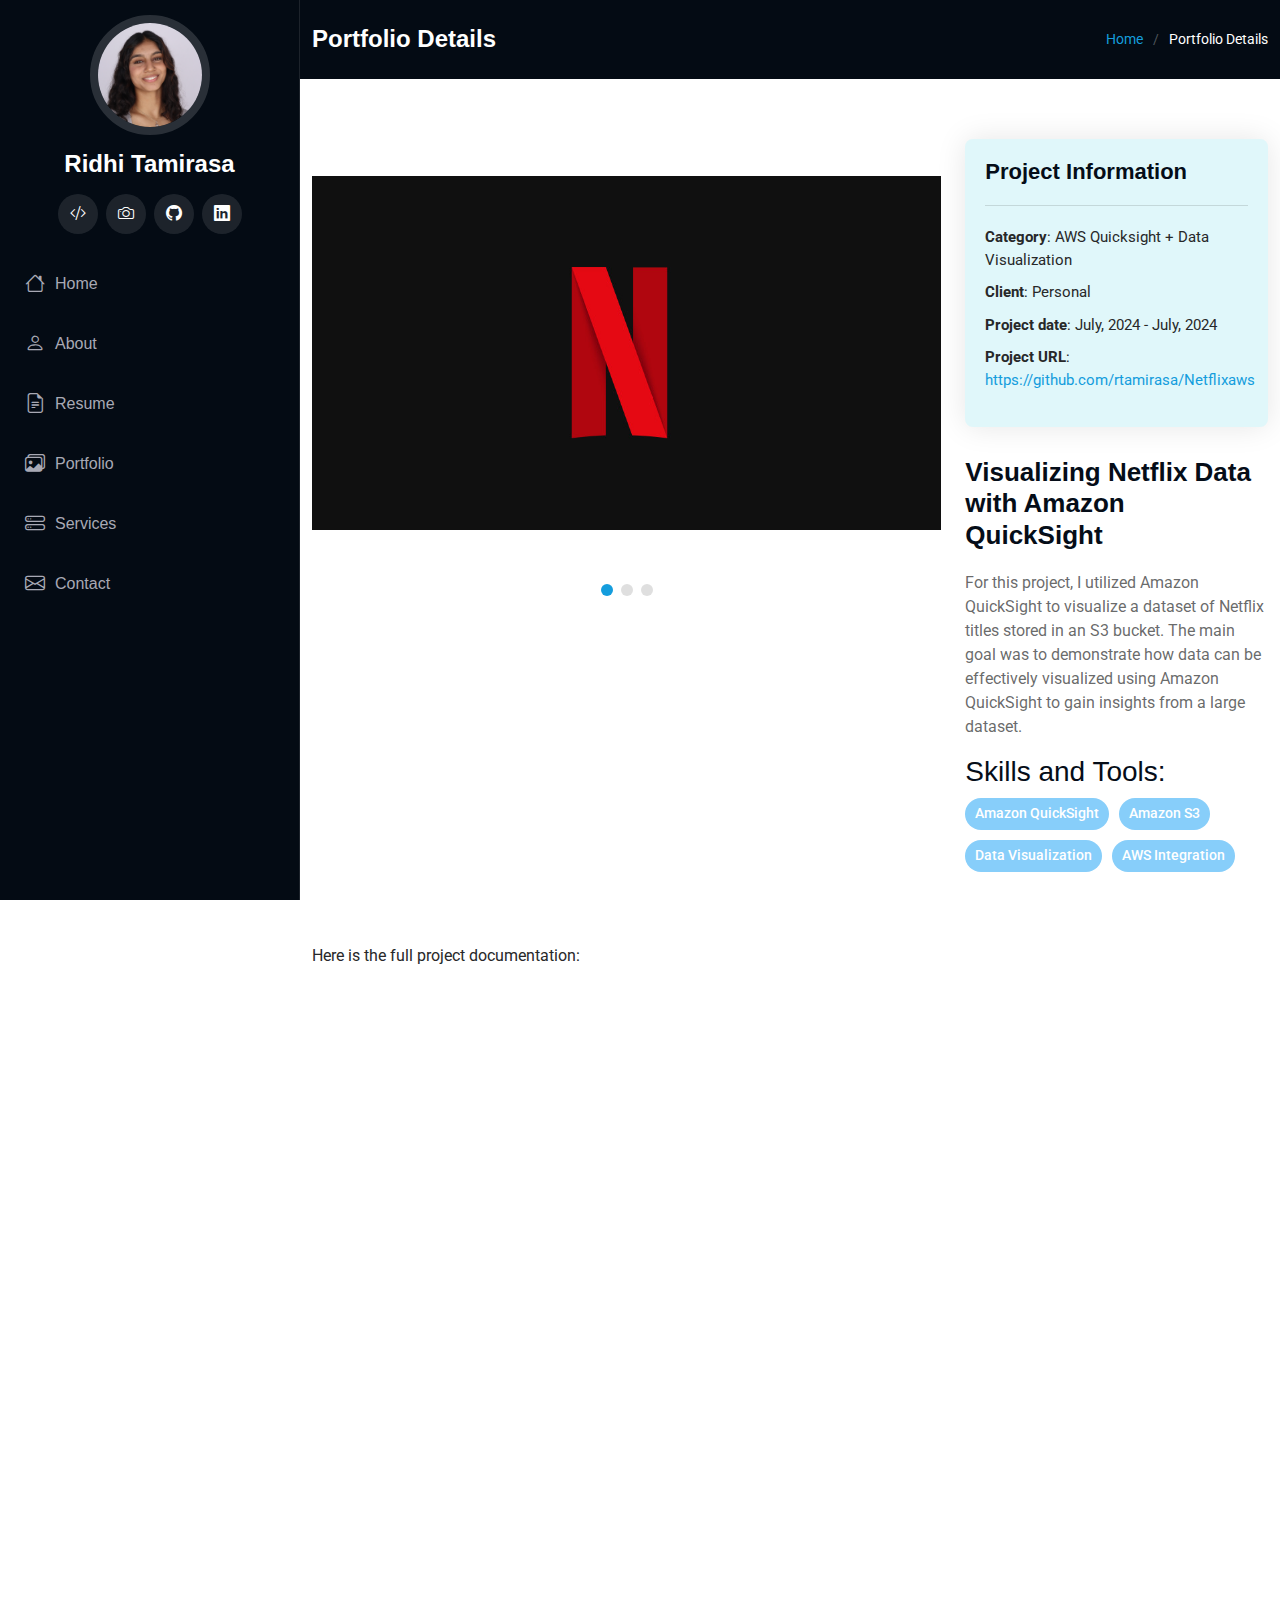
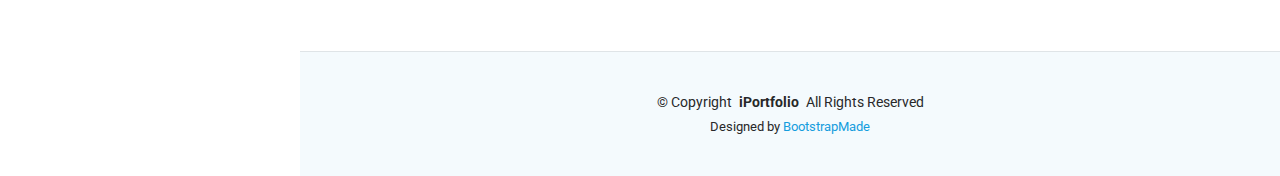
<file: iPortfolio/quicksight-details.html>
<!DOCTYPE html>
<html lang="en">

<head>
  <meta charset="utf-8">
  <meta content="width=device-width, initial-scale=1.0" name="viewport">
  <title>Portfolio Details - Visualizing Netflix Data with Amazon QuickSight</title>
  <meta content="" name="description">
  <meta content="" name="keywords">

  <!-- Favicons -->
  <link href="assets/img/favicon.png" rel="icon">
  <link href="assets/img/apple-touch-icon.png" rel="apple-touch-icon">

  <!-- Fonts -->
  <link href="https://fonts.googleapis.com" rel="preconnect">
  <link href="https://fonts.gstatic.com" rel="preconnect" crossorigin>
  <link href="https://fonts.googleapis.com/css2?family=Roboto:wght@400;500;700&display=swap" rel="stylesheet">

  <!-- Vendor CSS Files -->
  <link href="assets/vendor/bootstrap/css/bootstrap.min.css" rel="stylesheet">
  <link href="assets/vendor/bootstrap-icons/bootstrap-icons.css" rel="stylesheet">
  <link href="assets/vendor/aos/aos.css" rel="stylesheet">
  <link href="assets/vendor/glightbox/css/glightbox.min.css" rel="stylesheet">
  <link href="assets/vendor/swiper/swiper-bundle.min.css" rel="stylesheet">

  <!-- Main CSS File -->
  <link href="assets/css/main.css" rel="stylesheet">

</head>

<body class="portfolio-details-page">

  <header id="header" class="header dark-background d-flex flex-column">
    <i class="header-toggle d-xl-none bi bi-list"></i>

    <div class="profile-img">
      <img src="assets/img/portfolio/headshot - Copy.png" alt="" class="img-fluid rounded-circle">
    </div>

    <a href="index.html" class="logo d-flex align-items-center justify-content-center">
      <h1 class="sitename">Ridhi Tamirasa</h1>
    </a>

    <div class="social-links text-center">
      <a href="https://leetcode.com/u/rtamirasa/" class="leetcode"><i class="bi bi-code-slash"></i></a>
      <a href="https://unsplash.com/@rtamirasa" class="unsplash"><i class="bi bi-camera"></i></a>
      <a href="https://github.com/rtamirasa" class="github"><i class="bi bi-github"></i></a>
      <a href="https://www.linkedin.com/in/ridhi-tamirasa-0a5a40179/" class="linkedin"><i class="bi bi-linkedin"></i></a>
    </div>

    <nav id="navmenu" class="navmenu">
      <ul>
        <li><a href="#hero"><i class="bi bi-house navicon"></i>Home</a></li>
        <li><a href="#about"><i class="bi bi-person navicon"></i> About</a></li>
        <li><a href="#resume"><i class="bi bi-file-earmark-text navicon"></i> Resume</a></li>
        <li><a href="#portfolio"><i class="bi bi-images navicon"></i> Portfolio</a></li>
        <li><a href="#services"><i class="bi bi-hdd-stack navicon"></i> Services</a></li>
        <li><a href="#contact"><i class="bi bi-envelope navicon"></i> Contact</a></li>
      </ul>
    </nav>

  </header>

  <main class="main">

    <!-- Page Title -->
    <div class="page-title dark-background">
      <div class="container d-lg-flex justify-content-between align-items-center">
        <h1 class="mb-2 mb-lg-0">Portfolio Details</h1>
        <nav class="breadcrumbs">
          <ol>
            <li><a href="index.html">Home</a></li>
            <li class="current">Portfolio Details</li>
          </ol>
        </nav>
      </div>
    </div><!-- End Page Title -->

    <!-- Portfolio Details Section -->
    <section id="portfolio-details" class="portfolio-details section">

      <div class="container" data-aos="fade-up" data-aos-delay="100">

        <div class="row gy-4">

          <div class="col-lg-8">
            <div class="portfolio-details-slider swiper init-swiper">

              <script type="application/json" class="swiper-config">
                {
                  "loop": true,
                  "speed": 600,
                  "autoplay": {
                    "delay": 5000
                  },
                  "slidesPerView": "auto",
                  "pagination": {
                    "el": ".swiper-pagination",
                    "type": "bullets",
                    "clickable": true
                  }
                }
              </script>

              <div class="swiper-wrapper align-items-center">

                <div class="swiper-slide">
                  <img src="assets/img/portfolio/BrandAssets_Logos_02-NSymbol.jpg" alt="">
                </div>

                <div class="swiper-slide">
                  <img src="assets/img/portfolio/p2.png" alt="">
                </div>

                <div class="swiper-slide">
                  <img src="assets/img/portfolio/more ss.png" alt="">
                </div>

              </div>
              <div class="swiper-pagination"></div>
            </div>
          </div>

          <div class="col-lg-4">
            <div class="portfolio-info" data-aos="fade-up" data-aos-delay="200" style="background-color: #e0f7fa; padding: 20px; border-radius: 8px;">
              <h3>Project Information</h3>
              <ul>
                <li><strong>Category</strong>: AWS Quicksight + Data Visualization</li>
                <li><strong>Client</strong>: Personal</li>
                <li><strong>Project date</strong>: July, 2024 - July, 2024</li>
                <li><strong>Project URL</strong>: <a href="#">https://github.com/rtamirasa/Netflixaws</a></li>
              </ul>
            </div>

            <div class="portfolio-description" data-aos="fade-up" data-aos-delay="300">
              <h2>Visualizing Netflix Data with Amazon QuickSight</h2>
              <p>
                For this project, I utilized Amazon QuickSight to visualize a dataset of Netflix titles stored in an S3 bucket. The main goal was to demonstrate how data can be effectively visualized using Amazon QuickSight to gain insights from a large dataset.
              </p>

              <h3>Skills and Tools:</h3>
              <div class="skills-tools">
                <span class="tool-bubble">Amazon QuickSight</span>
                <span class="tool-bubble">Amazon S3</span>
                <span class="tool-bubble">Data Visualization</span>
                <span class="tool-bubble">AWS Integration</span>
              </div>
            </div>
          </div>
            
        </div>

        <div class="row gy-4 mt-5">
          <div class="col-12">
            <p>
              Here is the full project documentation:
            </p>
            <iframe src="Copy of Documentation Guide Amazon QuickSight project.pdf.pdf" width="100%" height="600px"></iframe>
          </div>
        </div>

      </div>

    </section><!-- /Portfolio Details Section -->

  </main>

  <footer id="footer" class="footer position-relative light-background">

    <div class="container">
      <div class="copyright text-center ">
        <p>© <span>Copyright</span> <strong class="px-1 sitename">iPortfolio</strong> <span>All Rights Reserved</span></p>
      </div>
      <div class="credits">
        Designed by <a href="https://bootstrapmade.com/">BootstrapMade</a>
      </div>
    </div>

  </footer>

  <!-- Scroll Top -->
  <a href="#" id="scroll-top" class="scroll-top d-flex align-items-center justify-content-center"><i class="bi bi-arrow-up-short"></i></a>

  <!-- Preloader -->
  <div id="preloader"></div>

  <!-- Vendor JS Files -->
  <script src="assets/vendor/bootstrap/js/bootstrap.bundle.min.js"></script>
  <script src="assets/vendor/php-email-form/validate.js"></script>
  <script src="assets/vendor/aos/aos.js"></script>
  <script src="assets/vendor/typed.js/typed.umd.js"></script>
  <script src="assets/vendor/purecounter/purecounter_vanilla.js"></script>
  <script src="assets/vendor/waypoints/noframework.waypoints.js"></script>
  <script src="assets/vendor/glightbox/js/glightbox.min.js"></script>
  <script src="assets/vendor/imagesloaded/imagesloaded.pkgd.min.js"></script>
  <script src="assets/vendor/isotope-layout/isotope.pkgd.min.js"></script>
  <script src="assets/vendor/swiper/swiper-bundle.min.js"></script>

  <!-- Main JS File -->
  <script src="assets/js/main.js"></script>

</body>

</html>
</file>
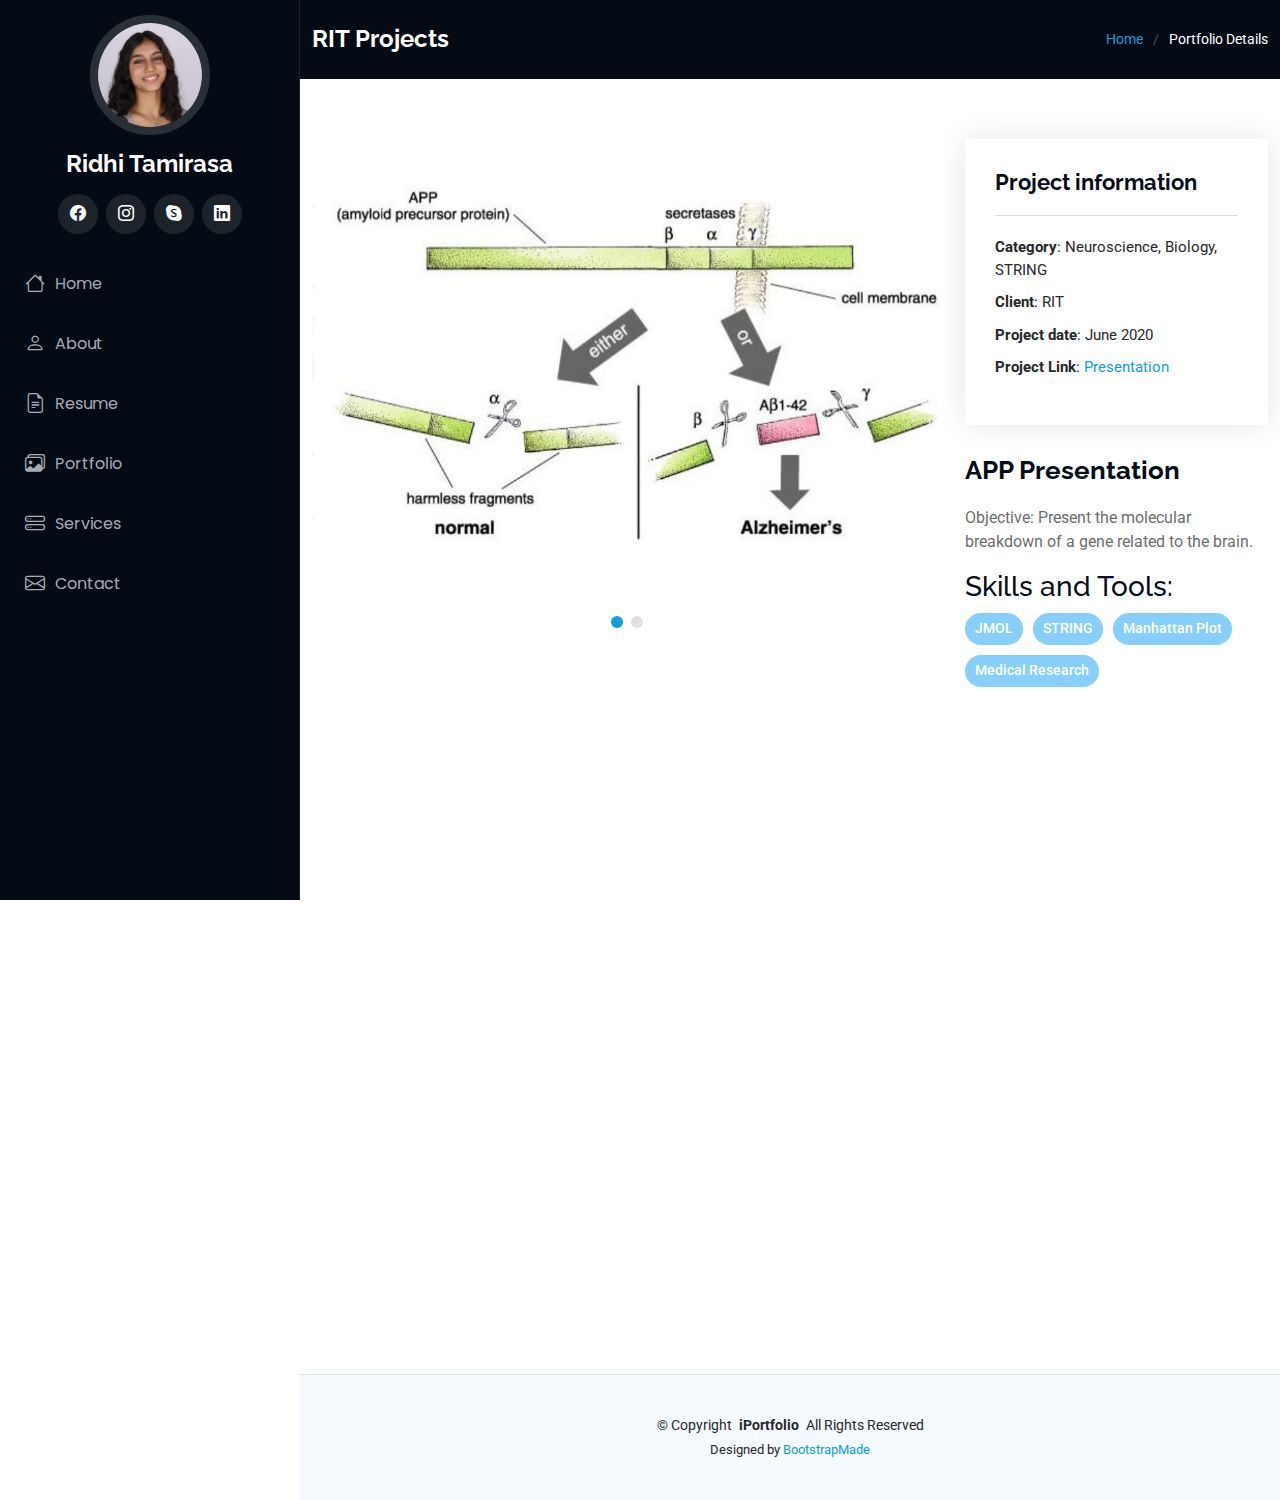
<file: iPortfolio/RIT.html>
<!DOCTYPE html>
<html lang="en">

<head>
  <meta charset="utf-8">
  <meta content="width=device-width, initial-scale=1.0" name="viewport">
  <title>Portfolio Details - iPortfolio Bootstrap Template</title>
  <meta content="" name="description">
  <meta content="" name="keywords">

  <!-- Favicons -->
  <link href="assets/img/favicon.png" rel="icon">
  <link href="assets/img/apple-touch-icon.png" rel="apple-touch-icon">

  <!-- Fonts -->
  <link href="https://fonts.googleapis.com" rel="preconnect">
  <link href="https://fonts.gstatic.com" rel="preconnect" crossorigin>
  <link href="https://fonts.googleapis.com/css2?family=Roboto:ital,wght@0,100;0,300;0,400;0,500;0,700;0,900&family=Poppins:ital,wght@0,100;0,200;0,300;0,400;0,500;0,600;0,700;0,800;0,900&family=Raleway:ital,wght@0,100;0,200;0,300;0,400;0,500;0,600;0,700;0,800;0,900&display=swap" rel="stylesheet">

  <!-- Vendor CSS Files -->
  <link href="assets/vendor/bootstrap/css/bootstrap.min.css" rel="stylesheet">
  <link href="assets/vendor/bootstrap-icons/bootstrap-icons.css" rel="stylesheet">
  <link href="assets/vendor/aos/aos.css" rel="stylesheet">
  <link href="assets/vendor/glightbox/css/glightbox.min.css" rel="stylesheet">
  <link href="assets/vendor/swiper/swiper-bundle.min.css" rel="stylesheet">

  <!-- Main CSS File -->
  <link href="assets/css/main.css" rel="stylesheet">

</head>

<body class="portfolio-details-page">

  <header id="header" class="header dark-background d-flex flex-column">
    <i class="header-toggle d-xl-none bi bi-list"></i>

    <div class="profile-img">
      <img src="assets/img/portfolio/headshot - Copy.png" alt="" class="img-fluid rounded-circle">
    </div>

    <a href="index.html" class="logo d-flex align-items-center justify-content-center">
      <h1 class="sitename">Ridhi Tamirasa</h1>
    </a>

    <div class="social-links text-center">
      <a href="#" class="facebook"><i class="bi bi-facebook"></i></a>
      <a href="https://www.instagram.com/rtamirasa/" class="instagram"><i class="bi bi-instagram"></i></a>
      <a href="#" class="google-plus"><i class="bi bi-skype"></i></a>
      <a href="https://www.linkedin.com/in/ridhi-tamirasa-0a5a40179/" class="linkedin"><i class="bi bi-linkedin"></i></a>
    </div>

    <nav id="navmenu" class="navmenu">
      <ul>
        <li><a href="#hero"><i class="bi bi-house navicon"></i>Home</a></li>
        <li><a href="#about"><i class="bi bi-person navicon"></i> About</a></li>
        <li><a href="#resume"><i class="bi bi-file-earmark-text navicon"></i> Resume</a></li>
        <li><a href="#portfolio"><i class="bi bi-images navicon"></i> Portfolio</a></li>
        <li><a href="#services"><i class="bi bi-hdd-stack navicon"></i> Services</a></li>
        <li><a href="#contact"><i class="bi bi-envelope navicon"></i> Contact</a></li>
      </ul>
    </nav>
  </header>

  <main class="main">

    <!-- Page Title -->
    <div class="page-title dark-background">
      <div class="container d-lg-flex justify-content-between align-items-center">
        <h1 class="mb-2 mb-lg-0">RIT Projects</h1>
        <nav class="breadcrumbs">
          <ol>
            <li><a href="index.html">Home</a></li>
            <li class="current">Portfolio Details</li>
          </ol>
        </nav>
      </div>
    </div><!-- End Page Title -->

    <!-- Portfolio Details Section -->
    <section id="portfolio-details" class="portfolio-details section">
      <div class="container" data-aos="fade-up" data-aos-delay="100">
        <div class="row gy-4">

          <div class="col-lg-8">
            <div class="portfolio-details-slider swiper init-swiper">
              <script type="application/json" class="swiper-config">
                {
                  "loop": true,
                  "speed": 600,
                  "autoplay": {
                    "delay": 5000
                  },
                  "slidesPerView": "auto",
                  "pagination": {
                    "el": ".swiper-pagination",
                    "type": "bullets",
                    "clickable": true
                  }
                }
              </script>

              <div class="swiper-wrapper align-items-center">
                <div class="swiper-slide">
                  <img src="assets/img/portfolio/app1.png" alt="">
                </div>
                <div class="swiper-slide">
                  <img src="assets/img/portfolio/gif.gif" alt="">
                </div>
              </div>
              <div class="swiper-pagination"></div>
            </div>
          </div>

          <div class="col-lg-4">
            <div class="portfolio-info" data-aos="fade-up" data-aos-delay="200">
              <h3>Project information</h3>
              <ul>
                <li><strong>Category</strong>: Neuroscience, Biology, STRING</li>
                <li><strong>Client</strong>: RIT</li>
                <li><strong>Project date</strong>: June 2020</li>
                <li><strong>Project Link</strong>: <a href="https://docs.google.com/presentation/d/1Q62a-i4RSavTnj0sfithsXFvvYKYOIsGm2ARy0dGrMk/present?slide=id.p" target="_blank">Presentation</a></li>
              </ul>
            </div>
            <div class="portfolio-description" data-aos="fade-up" data-aos-delay="300">
              <h2>APP Presentation</h2>
              <p>Objective: Present the molecular breakdown of a gene related to the brain.</p>
              <h3>Skills and Tools:</h3>
              <div class="skills-tools">
                <span class="tool-bubble">JMOL</span>
                <span class="tool-bubble">STRING</span>
                <span class="tool-bubble">Manhattan Plot</span>
                <span class="tool-bubble">Medical Research</span>
              </div>
            </div>
          </div>
        </div>
      </div>
    </section><!-- /Portfolio Details Section -->

    <!-- NB Neuron Lab Section -->
    <section id="portfolio-details" class="portfolio-details section">
      <div class="container" data-aos="fade-up" data-aos-delay="100">
        <div class="row gy-4">

          <div class="col-lg-8">
            <div class="portfolio-details-slider swiper init-swiper">
              <script type="application/json" class="swiper-config">
                {
                  "loop": true,
                  "speed": 600,
                  "autoplay": {
                    "delay": 5000
                  },
                  "slidesPerView": "auto",
                  "pagination": {
                    "el": ".swiper-pagination",
                    "type": "bullets",
                    "clickable": true
                  }
                }
              </script>

              <div class="swiper-wrapper align-items-center">
                <div class="swiper-slide">
                  <img src="assets/img/portfolio/snb.jpg" alt="">
                </div>
                <div class="swiper-slide">
                  <img src="assets/img/portfolio/ss22.png" alt="">
                </div>
              </div>
              <div class="swiper-pagination"></div>
            </div>
          </div>

          <div class="col-lg-4">
            <div class="portfolio-info" data-aos="fade-up" data-aos-delay="200">
              <h3>Project information</h3>
              <ul>
                <li><strong>Category</strong>: Lab work, Neuroscience</li>
                <li><strong>Client</strong>: RIT</li>
                <li><strong>Project date</strong>: June 2020</li>
                <li><strong>Project Link</strong>: <a href="https://drive.google.com/file/d/19NZB_ftmsUi8J7RL7LQERHY8Da7DafUU/view" target="_blank">Documentation</a></li>
              </ul>
            </div>
            <div class="portfolio-description" data-aos="fade-up" data-aos-delay="300">
              <h2>NB Neuron Lab</h2>
              <p>Objective: Complete the virtual lab and use a t-test to determine whether the experiment affected SNB neurons or not.</p>
              <h3>Skills and Tools:</h3>
              <div class="skills-tools">
                <span class="tool-bubble">Image J</span>
                <span class="tool-bubble">Statistical Analysis</span>
                <span class="tool-bubble">t-test</span>
              </div>
            </div>
          </div>
        </div>
      </div>
    </section><!-- /Portfolio Details Section -->
  
  </main>

  <footer id="footer" class="footer position-relative light-background">
    <div class="container">
      <div class="copyright text-center ">
        <p>© <span>Copyright</span> <strong class="px-1 sitename">iPortfolio</strong> <span>All Rights Reserved</span></p>
      </div>
      <div class="credits">
        Designed by <a href="https://bootstrapmade.com/">BootstrapMade</a>
      </div>
    </div>
  </footer>

  <!-- Scroll Top -->
  <a href="#" id="scroll-top" class="scroll-top d-flex align-items-center justify-content-center"><i class="bi bi-arrow-up-short"></i></a>

  <!-- Preloader -->
  <div id="preloader"></div>

  <!-- Vendor JS Files -->
  <script src="assets/vendor/bootstrap/js/bootstrap.bundle.min.js"></script>
  <script src="assets/vendor/php-email-form/validate.js"></script>
  <script src="assets/vendor/aos/aos.js"></script>
  <script src="assets/vendor/typed.js/typed.umd.js"></script>
  <script src="assets/vendor/purecounter/purecounter_vanilla.js"></script>
  <script src="assets/vendor/waypoints/noframework.waypoints.js"></script>
  <script src="assets/vendor/glightbox/js/glightbox.min.js"></script>
  <script src="assets/vendor/imagesloaded/imagesloaded.pkgd.min.js"></script>
  <script src="assets/vendor/isotope-layout/isotope.pkgd.min.js"></script>
  <script src="assets/vendor/swiper/swiper-bundle.min.js"></script>

  <!-- Main JS File -->
  <script src="assets/js/main.js"></script>

</body>
</html>
</file>
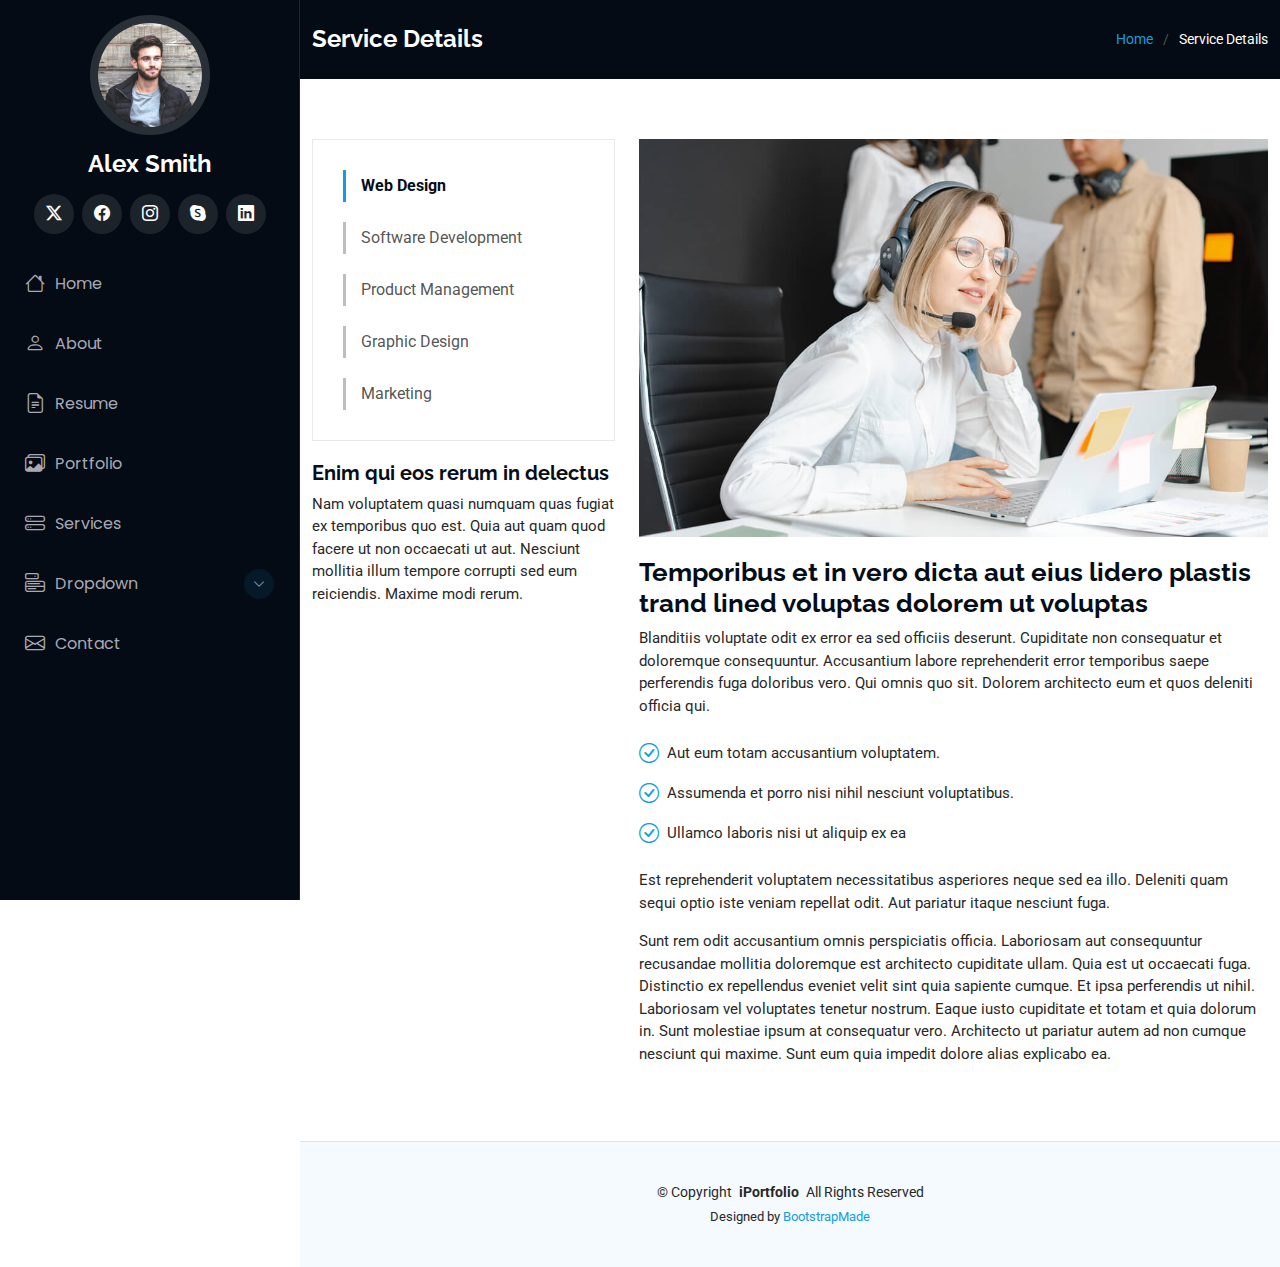
<file: iPortfolio/service-details.html>
<!DOCTYPE html>
<html lang="en">

<head>
  <meta charset="utf-8">
  <meta content="width=device-width, initial-scale=1.0" name="viewport">
  <title>Service Details - iPortfolio Bootstrap Template</title>
  <meta content="" name="description">
  <meta content="" name="keywords">

  <!-- Favicons -->
  <link href="assets/img/favicon.png" rel="icon">
  <link href="assets/img/apple-touch-icon.png" rel="apple-touch-icon">

  <!-- Fonts -->
  <link href="https://fonts.googleapis.com" rel="preconnect">
  <link href="https://fonts.gstatic.com" rel="preconnect" crossorigin>
  <link href="https://fonts.googleapis.com/css2?family=Roboto:ital,wght@0,100;0,300;0,400;0,500;0,700;0,900;1,100;1,300;1,400;1,500;1,700;1,900&family=Poppins:ital,wght@0,100;0,200;0,300;0,400;0,500;0,600;0,700;0,800;0,900;1,100;1,200;1,300;1,400;1,500;1,600;1,700;1,800;1,900&family=Raleway:ital,wght@0,100;0,200;0,300;0,400;0,500;0,600;0,700;0,800;0,900;1,100;1,200;1,300;1,400;1,500;1,600;1,700;1,800;1,900&display=swap" rel="stylesheet">

  <!-- Vendor CSS Files -->
  <link href="assets/vendor/bootstrap/css/bootstrap.min.css" rel="stylesheet">
  <link href="assets/vendor/bootstrap-icons/bootstrap-icons.css" rel="stylesheet">
  <link href="assets/vendor/aos/aos.css" rel="stylesheet">
  <link href="assets/vendor/glightbox/css/glightbox.min.css" rel="stylesheet">
  <link href="assets/vendor/swiper/swiper-bundle.min.css" rel="stylesheet">

  <!-- Main CSS File -->
  <link href="assets/css/main.css" rel="stylesheet">

  <!-- =======================================================
  * Template Name: iPortfolio
  * Template URL: https://bootstrapmade.com/iportfolio-bootstrap-portfolio-websites-template/
  * Updated: Jun 29 2024 with Bootstrap v5.3.3
  * Author: BootstrapMade.com
  * License: https://bootstrapmade.com/license/
  ======================================================== -->
</head>

<body class="service-details-page">

  <header id="header" class="header dark-background d-flex flex-column">
    <i class="header-toggle d-xl-none bi bi-list"></i>

    <div class="profile-img">
      <img src="assets/img/my-profile-img.jpg" alt="" class="img-fluid rounded-circle">
    </div>

    <a href="index.html" class="logo d-flex align-items-center justify-content-center">
      <!-- Uncomment the line below if you also wish to use an image logo -->
      <!-- <img src="assets/img/logo.png" alt=""> -->
      <h1 class="sitename">Alex Smith</h1>
    </a>

    <div class="social-links text-center">
      <a href="#" class="twitter"><i class="bi bi-twitter-x"></i></a>
      <a href="#" class="facebook"><i class="bi bi-facebook"></i></a>
      <a href="#" class="instagram"><i class="bi bi-instagram"></i></a>
      <a href="#" class="google-plus"><i class="bi bi-skype"></i></a>
      <a href="#" class="linkedin"><i class="bi bi-linkedin"></i></a>
    </div>

    <nav id="navmenu" class="navmenu">
      <ul>
        <li><a href="#hero"><i class="bi bi-house navicon"></i>Home</a></li>
        <li><a href="#about"><i class="bi bi-person navicon"></i> About</a></li>
        <li><a href="#resume"><i class="bi bi-file-earmark-text navicon"></i> Resume</a></li>
        <li><a href="#portfolio"><i class="bi bi-images navicon"></i> Portfolio</a></li>
        <li><a href="#services"><i class="bi bi-hdd-stack navicon"></i> Services</a></li>
        <li class="dropdown"><a href="#"><i class="bi bi-menu-button navicon"></i> <span>Dropdown</span> <i class="bi bi-chevron-down toggle-dropdown"></i></a>
          <ul>
            <li><a href="#">Dropdown 1</a></li>
            <li class="dropdown"><a href="#"><span>Deep Dropdown</span> <i class="bi bi-chevron-down toggle-dropdown"></i></a>
              <ul>
                <li><a href="#">Deep Dropdown 1</a></li>
                <li><a href="#">Deep Dropdown 2</a></li>
                <li><a href="#">Deep Dropdown 3</a></li>
                <li><a href="#">Deep Dropdown 4</a></li>
                <li><a href="#">Deep Dropdown 5</a></li>
              </ul>
            </li>
            <li><a href="#">Dropdown 2</a></li>
            <li><a href="#">Dropdown 3</a></li>
            <li><a href="#">Dropdown 4</a></li>
          </ul>
        </li>
        <li><a href="#contact"><i class="bi bi-envelope navicon"></i> Contact</a></li>
      </ul>
    </nav>

  </header>

  <main class="main">

    <!-- Page Title -->
    <div class="page-title dark-background">
      <div class="container d-lg-flex justify-content-between align-items-center">
        <h1 class="mb-2 mb-lg-0">Service Details</h1>
        <nav class="breadcrumbs">
          <ol>
            <li><a href="index.html">Home</a></li>
            <li class="current">Service Details</li>
          </ol>
        </nav>
      </div>
    </div><!-- End Page Title -->

    <!-- Service Details Section -->
    <section id="service-details" class="service-details section">

      <div class="container">

        <div class="row gy-4">

          <div class="col-lg-4" data-aos="fade-up" data-aos-delay="100">
            <div class="services-list">
              <a href="#" class="active">Web Design</a>
              <a href="#">Software Development</a>
              <a href="#">Product Management</a>
              <a href="#">Graphic Design</a>
              <a href="#">Marketing</a>
            </div>

            <h4>Enim qui eos rerum in delectus</h4>
            <p>Nam voluptatem quasi numquam quas fugiat ex temporibus quo est. Quia aut quam quod facere ut non occaecati ut aut. Nesciunt mollitia illum tempore corrupti sed eum reiciendis. Maxime modi rerum.</p>
          </div>

          <div class="col-lg-8" data-aos="fade-up" data-aos-delay="200">
            <img src="assets/img/services.jpg" alt="" class="img-fluid services-img">
            <h3>Temporibus et in vero dicta aut eius lidero plastis trand lined voluptas dolorem ut voluptas</h3>
            <p>
              Blanditiis voluptate odit ex error ea sed officiis deserunt. Cupiditate non consequatur et doloremque consequuntur. Accusantium labore reprehenderit error temporibus saepe perferendis fuga doloribus vero. Qui omnis quo sit. Dolorem architecto eum et quos deleniti officia qui.
            </p>
            <ul>
              <li><i class="bi bi-check-circle"></i> <span>Aut eum totam accusantium voluptatem.</span></li>
              <li><i class="bi bi-check-circle"></i> <span>Assumenda et porro nisi nihil nesciunt voluptatibus.</span></li>
              <li><i class="bi bi-check-circle"></i> <span>Ullamco laboris nisi ut aliquip ex ea</span></li>
            </ul>
            <p>
              Est reprehenderit voluptatem necessitatibus asperiores neque sed ea illo. Deleniti quam sequi optio iste veniam repellat odit. Aut pariatur itaque nesciunt fuga.
            </p>
            <p>
              Sunt rem odit accusantium omnis perspiciatis officia. Laboriosam aut consequuntur recusandae mollitia doloremque est architecto cupiditate ullam. Quia est ut occaecati fuga. Distinctio ex repellendus eveniet velit sint quia sapiente cumque. Et ipsa perferendis ut nihil. Laboriosam vel voluptates tenetur nostrum. Eaque iusto cupiditate et totam et quia dolorum in. Sunt molestiae ipsum at consequatur vero. Architecto ut pariatur autem ad non cumque nesciunt qui maxime. Sunt eum quia impedit dolore alias explicabo ea.
            </p>
          </div>

        </div>

      </div>

    </section><!-- /Service Details Section -->

  </main>

  <footer id="footer" class="footer position-relative light-background">

    <div class="container">
      <div class="copyright text-center ">
        <p>© <span>Copyright</span> <strong class="px-1 sitename">iPortfolio</strong> <span>All Rights Reserved</span></p>
      </div>
      <div class="credits">
        <!-- All the links in the footer should remain intact. -->
        <!-- You can delete the links only if you've purchased the pro version. -->
        <!-- Licensing information: https://bootstrapmade.com/license/ -->
        <!-- Purchase the pro version with working PHP/AJAX contact form: [buy-url] -->
        Designed by <a href="https://bootstrapmade.com/">BootstrapMade</a>
      </div>
    </div>

  </footer>

  <!-- Scroll Top -->
  <a href="#" id="scroll-top" class="scroll-top d-flex align-items-center justify-content-center"><i class="bi bi-arrow-up-short"></i></a>

  <!-- Preloader -->
  <div id="preloader"></div>

  <!-- Vendor JS Files -->
  <script src="assets/vendor/bootstrap/js/bootstrap.bundle.min.js"></script>
  <script src="assets/vendor/php-email-form/validate.js"></script>
  <script src="assets/vendor/aos/aos.js"></script>
  <script src="assets/vendor/typed.js/typed.umd.js"></script>
  <script src="assets/vendor/purecounter/purecounter_vanilla.js"></script>
  <script src="assets/vendor/waypoints/noframework.waypoints.js"></script>
  <script src="assets/vendor/glightbox/js/glightbox.min.js"></script>
  <script src="assets/vendor/imagesloaded/imagesloaded.pkgd.min.js"></script>
  <script src="assets/vendor/isotope-layout/isotope.pkgd.min.js"></script>
  <script src="assets/vendor/swiper/swiper-bundle.min.js"></script>

  <!-- Main JS File -->
  <script src="assets/js/main.js"></script>

</body>

</html>
</file>
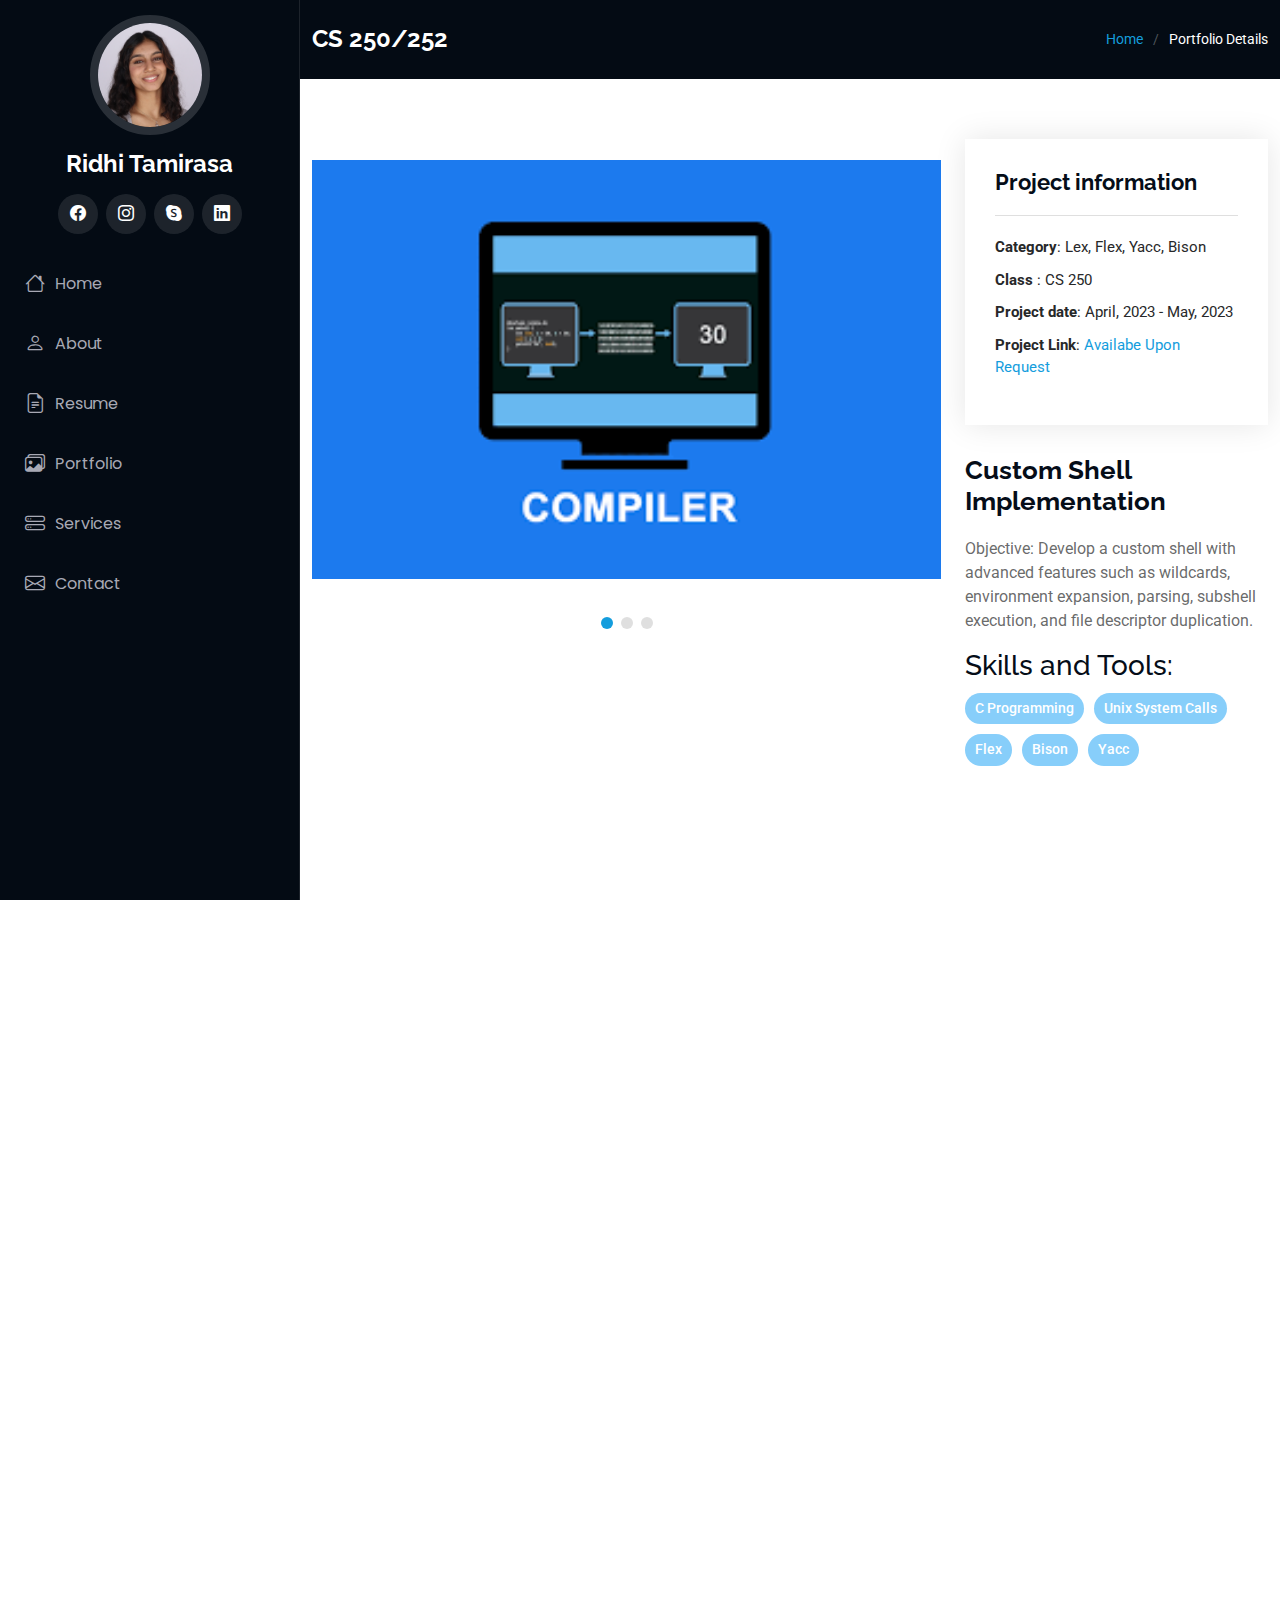
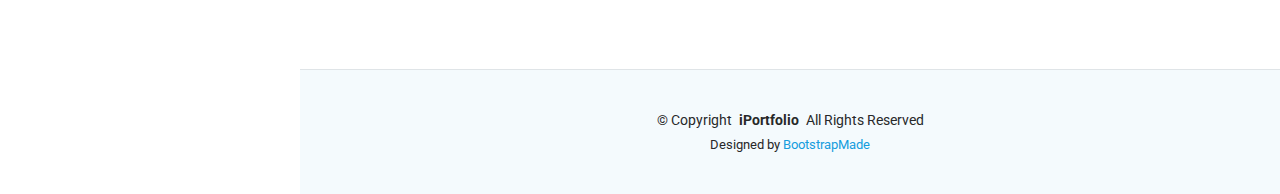
<file: iPortfolio/shell-compiler.html>
<!DOCTYPE html>
<html lang="en">

<head>
  <meta charset="utf-8">
  <meta content="width=device-width, initial-scale=1.0" name="viewport">
  <title>Portfolio Details - iPortfolio Bootstrap Template</title>
  <meta content="" name="description">
  <meta content="" name="keywords">

  <!-- Favicons -->
  <link href="assets/img/favicon.png" rel="icon">
  <link href="assets/img/apple-touch-icon.png" rel="apple-touch-icon">

  <!-- Fonts -->
  <link href="https://fonts.googleapis.com" rel="preconnect">
  <link href="https://fonts.gstatic.com" rel="preconnect" crossorigin>
  <link href="https://fonts.googleapis.com/css2?family=Roboto:ital,wght@0,100;0,300;0,400;0,500;0,700;0,900;1,100;1,300;1,400;1,500;1,700;1,900&family=Poppins:ital,wght@0,100;0,200;0,300;0,400;0,500;0,600;0,700;0,800;0,900;1,100;1,200;1,300;1,400;1,500;1,600;1,700;1,800;1,900&family=Raleway:ital,wght@0,100;0,200;0,300;0,400;0,500;0,600;0,700;0,800;0,900;1,100;1,200;1,300;1,400;1,500;1,600;1,700;1,800;1,900&display=swap" rel="stylesheet">

  <!-- Vendor CSS Files -->
  <link href="assets/vendor/bootstrap/css/bootstrap.min.css" rel="stylesheet">
  <link href="assets/vendor/bootstrap-icons/bootstrap-icons.css" rel="stylesheet">
  <link href="assets/vendor/aos/aos.css" rel="stylesheet">
  <link href="assets/vendor/glightbox/css/glightbox.min.css" rel="stylesheet">
  <link href="assets/vendor/swiper/swiper-bundle.min.css" rel="stylesheet">

  <!-- Main CSS File -->
  <link href="assets/css/main.css" rel="stylesheet">

  <!-- =======================================================
  * Template Name: iPortfolio
  * Template URL: https://bootstrapmade.com/iportfolio-bootstrap-portfolio-websites-template/
  * Updated: Jun 29 2024 with Bootstrap v5.3.3
  * Author: BootstrapMade.com
  * License: https://bootstrapmade.com/license/
  ======================================================== -->
</head>

<body class="portfolio-details-page">

  <header id="header" class="header dark-background d-flex flex-column">
    <i class="header-toggle d-xl-none bi bi-list"></i>

    <div class="profile-img">
      <img src="assets/img/portfolio/headshot - Copy.png" alt="" class="img-fluid rounded-circle">
    </div>

    <a href="index.html" class="logo d-flex align-items-center justify-content-center">
      <!-- Uncomment the line below if you also wish to use an image logo -->
      <!-- <img src="assets/img/logo.png" alt=""> -->
      <h1 class="sitename">Ridhi Tamirasa</h1>
    </a>

    <div class="social-links text-center">
      <a href="#" class="facebook"><i class="bi bi-facebook"></i></a>
      <a href="https://www.instagram.com/rtamirasa/" class="instagram"><i class="bi bi-instagram"></i></a>
      <a href="#" class="google-plus"><i class="bi bi-skype"></i></a>
      <a href="https://www.linkedin.com/in/ridhi-tamirasa-0a5a40179/" class="linkedin"><i class="bi bi-linkedin"></i></a>
    </div>

    <nav id="navmenu" class="navmenu">
      <ul>
        <li><a href="#hero"><i class="bi bi-house navicon"></i>Home</a></li>
        <li><a href="#about"><i class="bi bi-person navicon"></i> About</a></li>
        <li><a href="#resume"><i class="bi bi-file-earmark-text navicon"></i> Resume</a></li>
        <li><a href="#portfolio"><i class="bi bi-images navicon"></i> Portfolio</a></li>
        <li><a href="#services"><i class="bi bi-hdd-stack navicon"></i> Services</a></li>
       
        <li><a href="#contact"><i class="bi bi-envelope navicon"></i> Contact</a></li>
      </ul>
    </nav>

  </header>

  <main class="main">

    <!-- Page Title -->
    <div class="page-title dark-background">
      <div class="container d-lg-flex justify-content-between align-items-center">
        <h1 class="mb-2 mb-lg-0">CS 250/252</h1>
        <nav class="breadcrumbs">
          <ol>
            <li><a href="index.html">Home</a></li>
            <li class="current">Portfolio Details</li>
          </ol>
        </nav>
      </div>
    </div><!-- End Page Title -->

    <!-- Portfolio Details Section -->
    <section id="portfolio-details" class="portfolio-details section">

      <div class="container" data-aos="fade-up" data-aos-delay="100">

        <div class="row gy-4">

          <div class="col-lg-8">
            <div class="portfolio-details-slider swiper init-swiper">

              <script type="application/json" class="swiper-config">
                {
                  "loop": true,
                  "speed": 600,
                  "autoplay": {
                    "delay": 5000
                  },
                  "slidesPerView": "auto",
                  "pagination": {
                    "el": ".swiper-pagination",
                    "type": "bullets",
                    "clickable": true
                  }
                }
              </script>

              <div class="swiper-wrapper align-items-center">

                <div class="swiper-slide">
                  <img src="assets/img/portfolio/compiler.png" alt="">
                </div>
                <div class="swiper-slide">
                  <img src="assets/img/portfolio/parser.png" alt="">
                </div>
                <div class="swiper-slide">
                  <img src="assets/img/portfolio/parser2.png" alt="">
                </div>



              </div>
              <div class="swiper-pagination"></div>
            </div>
          </div>

          <div class="col-lg-4">
            <div class="portfolio-info" data-aos="fade-up" data-aos-delay="200">
              <h3>Project information</h3>
              <ul>
                <li><strong>Category</strong>: Lex, Flex, Yacc, Bison</li>
                <li><strong>Class </strong>: CS 250</li>
                <li><strong>Project date</strong>: April, 2023 - May, 2023</li>
                <li><strong>Project Link</strong>: <a href="https://github.com/ridhitamirasa" target="_blank">Availabe Upon Request</a></li>

              </ul>
            </div>
            <div class="portfolio-description" data-aos="fade-up" data-aos-delay="300">
              <h2>Custom Shell Implementation</h2>
              <p>Objective: Develop a custom shell with advanced features such as wildcards, environment expansion, parsing, subshell execution, and file descriptor duplication.</p>
          
              <h3>Skills and Tools:</h3>
              <div class="skills-tools">
                <span class="tool-bubble">C Programming</span>
                <span class="tool-bubble">Unix System Calls</span>
                <span class="tool-bubble">Flex</span>
                <span class="tool-bubble">Bison</span>
                <span class="tool-bubble">Yacc</span>
              </div>
            </div>
          </div>
          

        </div>

      </div>

    </section><!-- /Portfolio Details Section -->

  </main>
  <!-- Mechanical Winch -->
  <section id="portfolio-details" class="portfolio-details section">

    <div class="container" data-aos="fade-up" data-aos-delay="100">
  
      <div class="row gy-4">
  
        <div class="col-lg-8">
          <div class="portfolio-details-slider swiper init-swiper">
  
            <script type="application/json" class="swiper-config">
              {
                "loop": true,
                "speed": 600,
                "autoplay": {
                  "delay": 5000
                },
                "slidesPerView": "auto",
                "pagination": {
                  "el": ".swiper-pagination",
                  "type": "bullets",
                  "clickable": true
                }
              }
            </script>
  
            <div class="swiper-wrapper align-items-center">
  
              <div class="swiper-slide">
                <img src="assets/img/portfolio/shell.webp" alt="">
              </div>
              <div class="swiper-slide">
                <img src="assets/img/portfolio/pipe2.png" alt="">
              </div>
              <div class="swiper-slide">
                <img src="assets/img/portfolio/shell22.png" alt="">
              </div>
  
            </div>
            <div class="swiper-pagination"></div>
          </div>
        </div>
  
        <div class="col-lg-4">
          <div class="portfolio-info" data-aos="fade-up" data-aos-delay="200">
            <h3>Project Information</h3>
            <ul>
              <li><strong>Category</strong>: Systems Programming, Lex, Flex, Yacc, Bison</li>
              <li><strong>Class</strong>: CS 250</li>
              <li><strong>Project date</strong>: April, 2024 - May, 2024</li>
              <li><strong>Project Link</strong>: <a href="https://github.com/ridhitamirasa" target="_blank">Available Upon Request</a></li>
            </ul>
          </div>
  
          <div class="portfolio-description" data-aos="fade-up" data-aos-delay="300">
            <h2>Custom Shell Implementation</h2>
            <p>Objective: Develop a custom shell with advanced features such as wildcards, environment expansion, parsing, subshell execution, and file descriptor duplication.</p>
  
            <h3>Skills and Tools:</h3>
            <div class="skills-tools">
              <span class="tool-bubble">C Programming</span>
              <span class="tool-bubble">Unix System Calls</span>
              <span class="tool-bubble">Flex</span>
              <span class="tool-bubble">Bison</span>
              <span class="tool-bubble">Yacc</span>
            </div>
          </div>
        </div>
  
      </div>
  
    </div>
  
  </section><!-- /Portfolio Details Section -->
   
  
</main>

  <footer id="footer" class="footer position-relative light-background">

    <div class="container">
      <div class="copyright text-center ">
        <p>© <span>Copyright</span> <strong class="px-1 sitename">iPortfolio</strong> <span>All Rights Reserved</span></p>
      </div>
      <div class="credits">
        <!-- All the links in the footer should remain intact. -->
        <!-- You can delete the links only if you've purchased the pro version. -->
        <!-- Licensing information: https://bootstrapmade.com/license/ -->
        <!-- Purchase the pro version with working PHP/AJAX contact form: [buy-url] -->
        Designed by <a href="https://bootstrapmade.com/">BootstrapMade</a>
      </div>
    </div>

  </footer>

  <!-- Scroll Top -->
  <a href="#" id="scroll-top" class="scroll-top d-flex align-items-center justify-content-center"><i class="bi bi-arrow-up-short"></i></a>

  <!-- Preloader -->
  <div id="preloader"></div>

  <!-- Vendor JS Files -->
  <script src="assets/vendor/bootstrap/js/bootstrap.bundle.min.js"></script>
  <script src="assets/vendor/php-email-form/validate.js"></script>
  <script src="assets/vendor/aos/aos.js"></script>
  <script src="assets/vendor/typed.js/typed.umd.js"></script>
  <script src="assets/vendor/purecounter/purecounter_vanilla.js"></script>
  <script src="assets/vendor/waypoints/noframework.waypoints.js"></script>
  <script src="assets/vendor/glightbox/js/glightbox.min.js"></script>
  <script src="assets/vendor/imagesloaded/imagesloaded.pkgd.min.js"></script>
  <script src="assets/vendor/isotope-layout/isotope.pkgd.min.js"></script>
  <script src="assets/vendor/swiper/swiper-bundle.min.js"></script>

  <!-- Main JS File -->
  <script src="assets/js/main.js"></script>

</body>

</html>
</file>
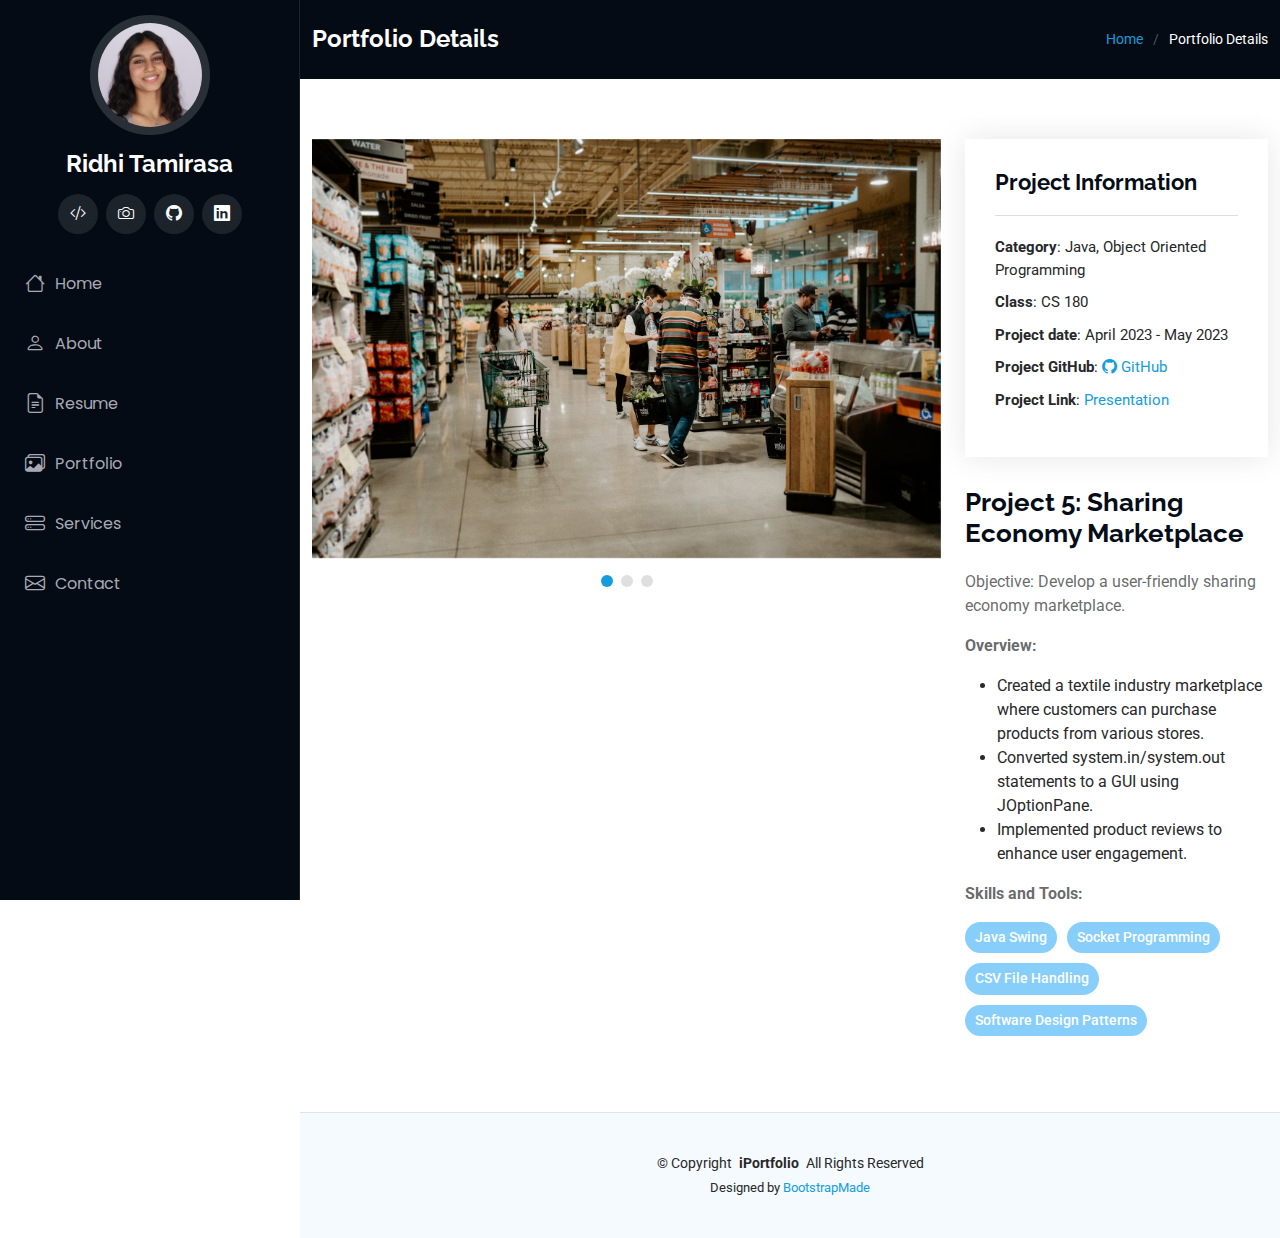
<file: iPortfolio/shopping.html>
<!DOCTYPE html>
<html lang="en">

<head>
  <meta charset="utf-8">
  <meta content="width=device-width, initial-scale=1.0" name="viewport">
  <title>Portfolio Details - iPortfolio Bootstrap Template</title>
  <meta content="" name="description">
  <meta content="" name="keywords">

  <!-- Favicons -->
  <link href="assets/img/favicon.png" rel="icon">
  <link href="assets/img/apple-touch-icon.png" rel="apple-touch-icon">

  <!-- Fonts -->
  <link href="https://fonts.googleapis.com" rel="preconnect">
  <link href="https://fonts.gstatic.com" rel="preconnect" crossorigin>
  <link href="https://fonts.googleapis.com/css2?family=Roboto:ital,wght@0,100;0,300;0,400;0,500;0,700;0,900&family=Poppins:ital,wght@0,100;0,200;0,300;0,400;0,500;0,600;0,700;0,800;0,900&family=Raleway:ital,wght@0,100;0,200;0,300;0,400;0,500;0,600;0,700;0,800;0,900&display=swap" rel="stylesheet">

  <!-- Vendor CSS Files -->
  <link href="assets/vendor/bootstrap/css/bootstrap.min.css" rel="stylesheet">
  <link href="assets/vendor/bootstrap-icons/bootstrap-icons.css" rel="stylesheet">
  <link href="assets/vendor/aos/aos.css" rel="stylesheet">
  <link href="assets/vendor/glightbox/css/glightbox.min.css" rel="stylesheet">
  <link href="assets/vendor/swiper/swiper-bundle.min.css" rel="stylesheet">

  <!-- Main CSS File -->
  <link href="assets/css/main.css" rel="stylesheet">

  <!-- =======================================================
  * Template Name: iPortfolio
  * Template URL: https://bootstrapmade.com/iportfolio-bootstrap-portfolio-websites-template/
  * Updated: Jun 29 2024 with Bootstrap v5.3.3
  * Author: BootstrapMade.com
  * License: https://bootstrapmade.com/license/
  ======================================================== -->
</head>

<body class="portfolio-details-page">

  <header id="header" class="header dark-background d-flex flex-column">
    <i class="header-toggle d-xl-none bi bi-list"></i>

    <div class="profile-img">
      <img src="assets/img/portfolio/headshot - Copy.png" alt="" class="img-fluid rounded-circle">
    </div>

    <a href="index.html" class="logo d-flex align-items-center justify-content-center">
      <h1 class="sitename">Ridhi Tamirasa</h1>
    </a>

    <div class="social-links text-center">
      <a href="https://leetcode.com/u/rtamirasa/" class="leetcode"><i class="bi bi-code-slash"></i></a>
      <a href="https://unsplash.com/@rtamirasa" class="unsplash"><i class="bi bi-camera"></i></a>
      <a href="https://github.com/rtamirasa" class="github"><i class="bi bi-github"></i></a>
      <a href="https://www.linkedin.com/in/ridhi-tamirasa-0a5a40179/" class="linkedin"><i class="bi bi-linkedin"></i></a>
    </div>

    <nav id="navmenu" class="navmenu">
      <ul>
        <li><a href="#hero"><i class="bi bi-house navicon"></i>Home</a></li>
        <li><a href="#about"><i class="bi bi-person navicon"></i> About</a></li>
        <li><a href="#resume"><i class="bi bi-file-earmark-text navicon"></i> Resume</a></li>
        <li><a href="#portfolio"><i class="bi bi-images navicon"></i> Portfolio</a></li>
        <li><a href="#services"><i class="bi bi-hdd-stack navicon"></i> Services</a></li>
        <li><a href="#contact"><i class="bi bi-envelope navicon"></i> Contact</a></li>
      </ul>
    </nav>

  </header>

  <main class="main">

    <!-- Page Title -->
    <div class="page-title dark-background">
      <div class="container d-lg-flex justify-content-between align-items-center">
        <h1 class="mb-2 mb-lg-0">Portfolio Details</h1>
        <nav class="breadcrumbs">
          <ol>
            <li><a href="index.html">Home</a></li>
            <li class="current">Portfolio Details</li>
          </ol>
        </nav>
      </div>
    </div><!-- End Page Title -->

    <!-- Portfolio Details Section -->
    <section id="portfolio-details" class="portfolio-details section">

      <div class="container" data-aos="fade-up" data-aos-delay="100">

        <div class="row gy-4">

          <div class="col-lg-8">
            <div class="portfolio-details-slider swiper init-swiper">

              <script type="application/json" class="swiper-config">
                {
                  "loop": true,
                  "speed": 600,
                  "autoplay": {
                    "delay": 5000
                  },
                  "slidesPerView": "auto",
                  "pagination": {
                    "el": ".swiper-pagination",
                    "type": "bullets",
                    "clickable": true
                  }
                }
              </script>

              <div class="swiper-wrapper align-items-center">

                <div class="swiper-slide">
                  <img src="assets/img/portfolio/shopping market.avif" alt="">
                </div>

                <div class="swiper-slide">
                  <img src="assets/img/portfolio/shop1.png" alt="">
                </div>

                <div class="swiper-slide">
                  <img src="assets/img/portfolio/shop2.png" alt="">
                </div>

              </div>
              <div class="swiper-pagination"></div>
            </div>
          </div>

          <div class="col-lg-4">
            <div class="portfolio-info" data-aos="fade-up" data-aos-delay="200">
              <h3>Project Information</h3>
              <ul>
                <li><strong>Category</strong>: Java, Object Oriented Programming</li>
                <li><strong>Class</strong>: CS 180</li>
                <li><strong>Project date</strong>: April 2023 - May 2023</li>
                <li><strong>Project GitHub</strong>: 
                  <a href="https://github.com/kayoonk/Project-5-CS-180.git" target="_blank">
                    <i class="bi bi-github"></i> GitHub
                  </a>
                </li>
                <li><strong>Project Link</strong>: 
                  <a href="https://docs.google.com/presentation/d/1RmUT4TlhtF7Gju-A05cqHER1Z1ZVMwS5mJt368uGPT8/edit?usp=sharing" target="_blank">
                    Presentation
                  </a>
                </li>
              </ul>
            </div>
            <div class="portfolio-description" data-aos="fade-up" data-aos-delay="300">
              <h2>Project 5: Sharing Economy Marketplace</h2>
              <p>Objective: Develop a user-friendly sharing economy marketplace.</p>
              <p>
                <strong>Overview:</strong>
                <ul>
                  <li>Created a textile industry marketplace where customers can purchase products from various stores.</li>
                  <li>Converted system.in/system.out statements to a GUI using JOptionPane.</li>
                  <li>Implemented product reviews to enhance user engagement.</li>
                </ul>
              </p>
             
              <p>
                <strong>Skills and Tools:</strong>
                <div class="skills-tools">
                  <span class="tool-bubble">Java Swing</span>
                  <span class="tool-bubble">Socket Programming</span>
                  <span class="tool-bubble">CSV File Handling</span>
                  <span class="tool-bubble">Software Design Patterns</span>
                </div>
              </p>
             
           
            </div>
            
            
  
    </main>
  
    <footer id="footer" class="footer position-relative light-background">
  
      <div class="container">
        <div class="copyright text-center ">
          <p>© <span>Copyright</span> <strong class="px-1 sitename">iPortfolio</strong> <span>All Rights Reserved</span></p>
        </div>
        <div class="credits">
          <!-- All the links in the footer should remain intact. -->
          <!-- You can delete the links only if you've purchased the pro version. -->
          <!-- Licensing information: https://bootstrapmade.com/license/ -->
          <!-- Purchase the pro version with working PHP/AJAX contact form: [buy-url] -->
          Designed by <a href="https://bootstrapmade.com/">BootstrapMade</a>
        </div>
      </div>
  
    </footer>
  
    <!-- Scroll Top -->
    <a href="#" id="scroll-top" class="scroll-top d-flex align-items-center justify-content-center"><i class="bi bi-arrow-up-short"></i></a>
  
    <!-- Preloader -->
    <div id="preloader"></div>
  
    <!-- Vendor JS Files -->
    <script src="assets/vendor/bootstrap/js/bootstrap.bundle.min.js"></script>
    <script src="assets/vendor/php-email-form/validate.js"></script>
    <script src="assets/vendor/aos/aos.js"></script>
    <script src="assets/vendor/typed.js/typed.umd.js"></script>
    <script src="assets/vendor/purecounter/purecounter_vanilla.js"></script>
    <script src="assets/vendor/waypoints/noframework.waypoints.js"></script>
    <script src="assets/vendor/glightbox/js/glightbox.min.js"></script>
    <script src="assets/vendor/imagesloaded/imagesloaded.pkgd.min.js"></script>
    <script src="assets/vendor/isotope-layout/isotope.pkgd.min.js"></script>
    <script src="assets/vendor/swiper/swiper-bundle.min.js"></script>
  
    <!-- Main JS File -->
    <script src="assets/js/main.js"></script>
  
  </body>
  
  </html>
</file>
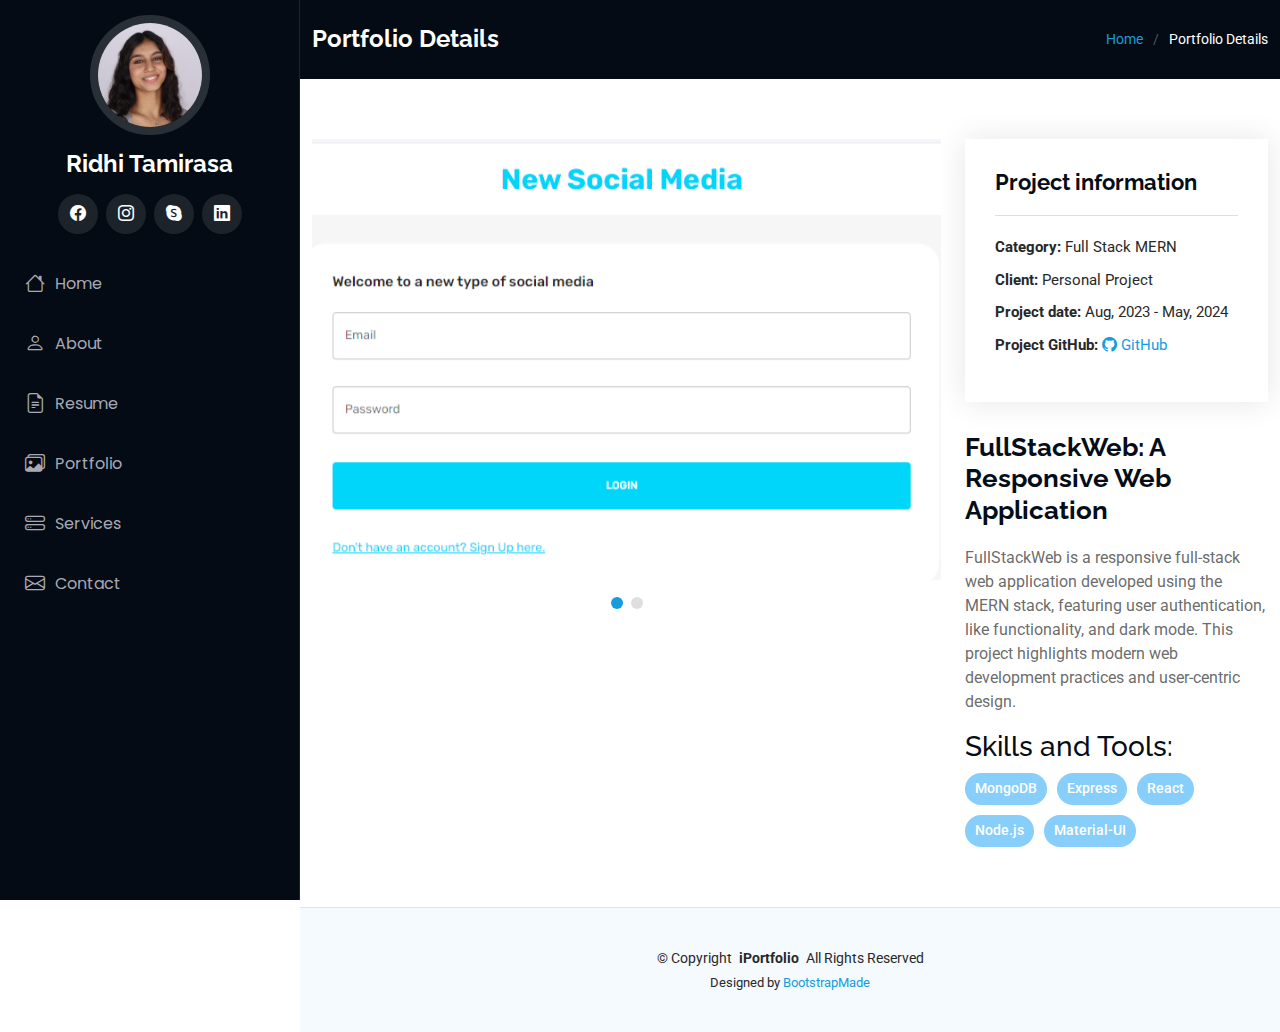
<file: iPortfolio/social-media-details.html>
<!DOCTYPE html>
<html lang="en">

<head>
  <meta charset="utf-8">
  <meta content="width=device-width, initial-scale=1.0" name="viewport">
  <title>Portfolio Details - iPortfolio Bootstrap Template</title>
  <meta content="" name="description">
  <meta content="" name="keywords">

  <!-- Favicons -->
  <link href="assets/img/favicon.png" rel="icon">
  <link href="assets/img/apple-touch-icon.png" rel="apple-touch-icon">

  <!-- Fonts -->
  <link href="https://fonts.googleapis.com" rel="preconnect">
  <link href="https://fonts.gstatic.com" rel="preconnect" crossorigin>
  <link href="https://fonts.googleapis.com/css2?family=Roboto:ital,wght@0,100;0,300;0,400;0,500;0,700;0,900;1,100;1,300;1,400;1,500;1,700;1,900&family=Poppins:ital,wght@0,100;0,200;0,300;0,400;0,500;0,600;0,700;0,800;0,900;1,100;1,200;1,300;1,400;1,500;1,600;1,700;1,800;1,900&family=Raleway:ital,wght@0,100;0,200;0,300;0,400;0,500;0,600;0,700;0,800;0,900;1,100;1,200;1,300;1,400;1,500;1,600;1,700;1,800;1,900&display=swap" rel="stylesheet">

  <!-- Vendor CSS Files -->
  <link href="assets/vendor/bootstrap/css/bootstrap.min.css" rel="stylesheet">
  <link href="assets/vendor/bootstrap-icons/bootstrap-icons.css" rel="stylesheet">
  <link href="assets/vendor/aos/aos.css" rel="stylesheet">
  <link href="assets/vendor/glightbox/css/glightbox.min.css" rel="stylesheet">
  <link href="assets/vendor/swiper/swiper-bundle.min.css" rel="stylesheet">

  <!-- Main CSS File -->
  <link href="assets/css/main.css" rel="stylesheet">

  <!-- =======================================================
  * Template Name: iPortfolio
  * Template URL: https://bootstrapmade.com/iportfolio-bootstrap-portfolio-websites-template/
  * Updated: Jun 29 2024 with Bootstrap v5.3.3
  * Author: BootstrapMade.com
  * License: https://bootstrapmade.com/license/
  ======================================================== -->
</head>

<body class="portfolio-details-page">

  <header id="header" class="header dark-background d-flex flex-column">
    <i class="header-toggle d-xl-none bi bi-list"></i>

    <div class="profile-img">
      <img src="assets/img/portfolio/headshot - Copy.png" alt="" class="img-fluid rounded-circle">
    </div>

    <a href="index.html" class="logo d-flex align-items-center justify-content-center">
      <!-- Uncomment the line below if you also wish to use an image logo -->
      <!-- <img src="assets/img/logo.png" alt=""> -->
      <h1 class="sitename">Ridhi Tamirasa</h1>
    </a>

    <div class="social-links text-center">
      <a href="#" class="facebook"><i class="bi bi-facebook"></i></a>
      <a href="https://www.instagram.com/rtamirasa/" class="instagram"><i class="bi bi-instagram"></i></a>
      <a href="#" class="google-plus"><i class="bi bi-skype"></i></a>
      <a href="https://www.linkedin.com/in/ridhi-tamirasa-0a5a40179/" class="linkedin"><i class="bi bi-linkedin"></i></a>
    </div>

    <nav id="navmenu" class="navmenu">
      <ul>
        <li><a href="#hero"><i class="bi bi-house navicon"></i>Home</a></li>
        <li><a href="#about"><i class="bi bi-person navicon"></i> About</a></li>
        <li><a href="#resume"><i class="bi bi-file-earmark-text navicon"></i> Resume</a></li>
        <li><a href="#portfolio"><i class="bi bi-images navicon"></i> Portfolio</a></li>
        <li><a href="#services"><i class="bi bi-hdd-stack navicon"></i> Services</a></li>
       
        <li><a href="#contact"><i class="bi bi-envelope navicon"></i> Contact</a></li>
      </ul>
    </nav>

  </header>

  <main class="main">

    <!-- Page Title -->
    <div class="page-title dark-background">
      <div class="container d-lg-flex justify-content-between align-items-center">
        <h1 class="mb-2 mb-lg-0">Portfolio Details</h1>
        <nav class="breadcrumbs">
          <ol>
            <li><a href="index.html">Home</a></li>
            <li class="current">Portfolio Details</li>
          </ol>
        </nav>
      </div>
    </div><!-- End Page Title -->

    <!-- Portfolio Details Section -->
    <section id="portfolio-details" class="portfolio-details section">

      <div class="container" data-aos="fade-up" data-aos-delay="100">

        <div class="row gy-4">

          <div class="col-lg-8">
            <div class="portfolio-details-slider swiper init-swiper">

              <script type="application/json" class="swiper-config">
                {
                  "loop": true,
                  "speed": 600,
                  "autoplay": {
                    "delay": 5000
                  },
                  "slidesPerView": "auto",
                  "pagination": {
                    "el": ".swiper-pagination",
                    "type": "bullets",
                    "clickable": true
                  }
                }
              </script>

              <div class="swiper-wrapper align-items-center">

                <div class="swiper-slide">
                  <img src="assets/img/portfolio/socialmedia.png" alt="">
                </div>
                <div class="swiper-slide">
                  <img src="assets/img/portfolio/homepage.png" alt="">
                </div>

              </div>
              <div class="swiper-pagination"></div>
            </div>
          </div>

          <div class="col-lg-4">
            <div class="portfolio-info" data-aos="fade-up" data-aos-delay="200">
              <h3>Project information</h3>
              <ul>
                <li><strong>Category:</strong> Full Stack MERN</li>
                <li><strong>Client:</strong> Personal Project</li>
                <li><strong>Project date:</strong> Aug, 2023 - May, 2024</li>
                <li><strong>Project GitHub:</strong>
                  <a href="https://github.com/rtamirasa/fullstackweb1" target="_blank"><i class="bi bi-github"></i> GitHub</a>
                </li>
              </ul>
            </div>
            <div class="portfolio-description" data-aos="fade-up" data-aos-delay="300">
              <h2>FullStackWeb: A Responsive Web Application</h2>
              <p>FullStackWeb is a responsive full-stack web application developed using the MERN stack, featuring user authentication, like functionality, and dark mode. This project highlights modern web development practices and user-centric design.</p>
              <h3>Skills and Tools:</h3>
              <div class="skills-tools">
                <span class="tool-bubble">MongoDB</span>
                <span class="tool-bubble">Express</span>
                <span class="tool-bubble">React</span>
                <span class="tool-bubble">Node.js</span>
                <span class="tool-bubble">Material-UI</span>
              </div>
            </div>
            
           
            
          </div>

        </div>

      </div>

    </section><!-- /Portfolio Details Section -->

  </main>

  <footer id="footer" class="footer position-relative light-background">

    <div class="container">
      <div class="copyright text-center ">
        <p>© <span>Copyright</span> <strong class="px-1 sitename">iPortfolio</strong> <span>All Rights Reserved</span></p>
      </div>
      <div class="credits">
        <!-- All the links in the footer should remain intact. -->
        <!-- You can delete the links only if you've purchased the pro version. -->
        <!-- Licensing information: https://bootstrapmade.com/license/ -->
        <!-- Purchase the pro version with working PHP/AJAX contact form: [buy-url] -->
        Designed by <a href="https://bootstrapmade.com/">BootstrapMade</a>
      </div>
    </div>

  </footer>

  <!-- Scroll Top -->
  <a href="#" id="scroll-top" class="scroll-top d-flex align-items-center justify-content-center"><i class="bi bi-arrow-up-short"></i></a>

  <!-- Preloader -->
  <div id="preloader"></div>

  <!-- Vendor JS Files -->
  <script src="assets/vendor/bootstrap/js/bootstrap.bundle.min.js"></script>
  <script src="assets/vendor/php-email-form/validate.js"></script>
  <script src="assets/vendor/aos/aos.js"></script>
  <script src="assets/vendor/typed.js/typed.umd.js"></script>
  <script src="assets/vendor/purecounter/purecounter_vanilla.js"></script>
  <script src="assets/vendor/waypoints/noframework.waypoints.js"></script>
  <script src="assets/vendor/glightbox/js/glightbox.min.js"></script>
  <script src="assets/vendor/imagesloaded/imagesloaded.pkgd.min.js"></script>
  <script src="assets/vendor/isotope-layout/isotope.pkgd.min.js"></script>
  <script src="assets/vendor/swiper/swiper-bundle.min.js"></script>

  <!-- Main JS File -->
  <script src="assets/js/main.js"></script>

</body>

</html>
</file>
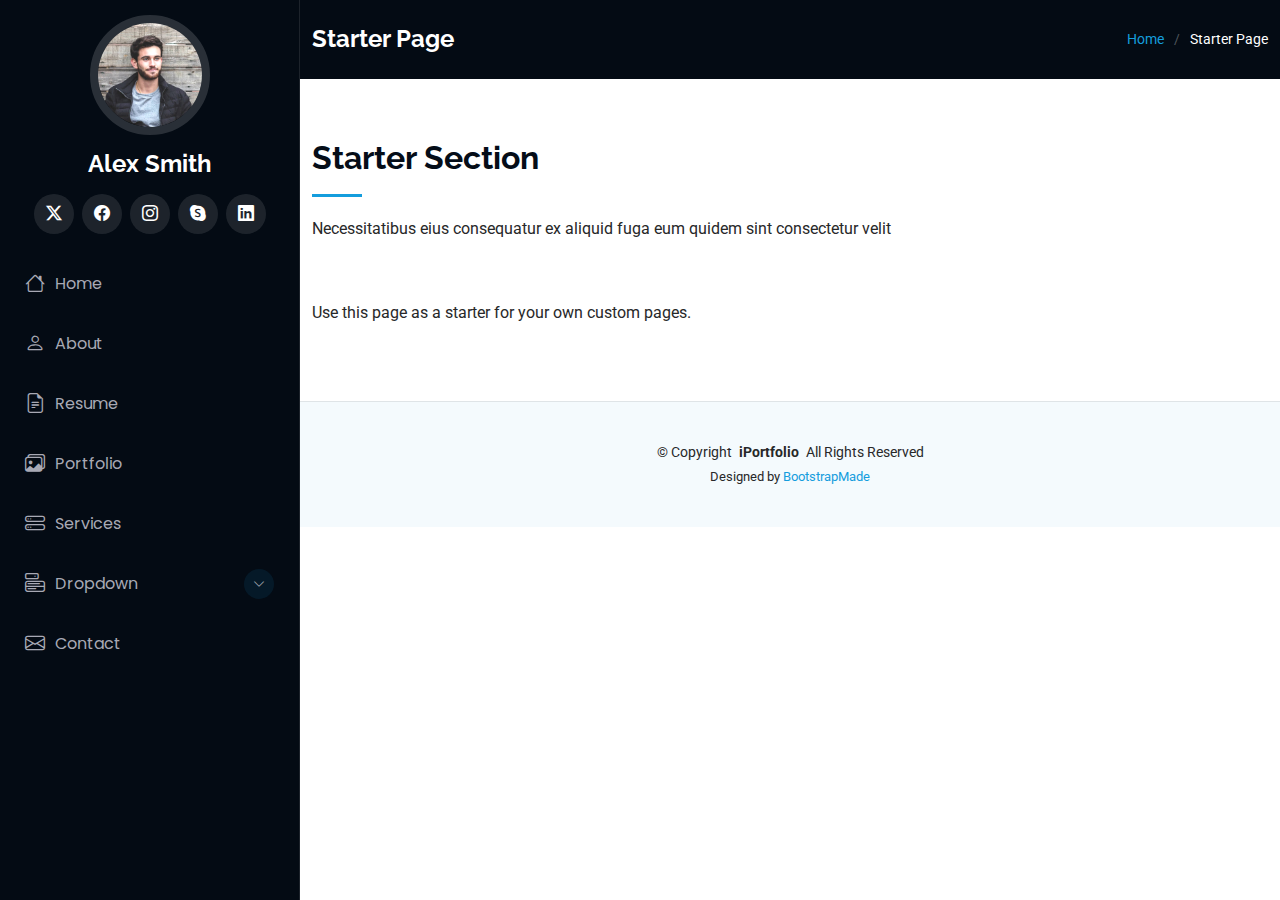
<file: iPortfolio/starter-page.html>
<!DOCTYPE html>
<html lang="en">

<head>
  <meta charset="utf-8">
  <meta content="width=device-width, initial-scale=1.0" name="viewport">
  <title>Starter Page - iPortfolio Bootstrap Template</title>
  <meta content="" name="description">
  <meta content="" name="keywords">

  <!-- Favicons -->
  <link href="assets/img/favicon.png" rel="icon">
  <link href="assets/img/apple-touch-icon.png" rel="apple-touch-icon">

  <!-- Fonts -->
  <link href="https://fonts.googleapis.com" rel="preconnect">
  <link href="https://fonts.gstatic.com" rel="preconnect" crossorigin>
  <link href="https://fonts.googleapis.com/css2?family=Roboto:ital,wght@0,100;0,300;0,400;0,500;0,700;0,900;1,100;1,300;1,400;1,500;1,700;1,900&family=Poppins:ital,wght@0,100;0,200;0,300;0,400;0,500;0,600;0,700;0,800;0,900;1,100;1,200;1,300;1,400;1,500;1,600;1,700;1,800;1,900&family=Raleway:ital,wght@0,100;0,200;0,300;0,400;0,500;0,600;0,700;0,800;0,900;1,100;1,200;1,300;1,400;1,500;1,600;1,700;1,800;1,900&display=swap" rel="stylesheet">

  <!-- Vendor CSS Files -->
  <link href="assets/vendor/bootstrap/css/bootstrap.min.css" rel="stylesheet">
  <link href="assets/vendor/bootstrap-icons/bootstrap-icons.css" rel="stylesheet">
  <link href="assets/vendor/aos/aos.css" rel="stylesheet">
  <link href="assets/vendor/glightbox/css/glightbox.min.css" rel="stylesheet">
  <link href="assets/vendor/swiper/swiper-bundle.min.css" rel="stylesheet">

  <!-- Main CSS File -->
  <link href="assets/css/main.css" rel="stylesheet">

  <!-- =======================================================
  * Template Name: iPortfolio
  * Template URL: https://bootstrapmade.com/iportfolio-bootstrap-portfolio-websites-template/
  * Updated: Jun 29 2024 with Bootstrap v5.3.3
  * Author: BootstrapMade.com
  * License: https://bootstrapmade.com/license/
  ======================================================== -->
</head>

<body class="starter-page-page">

  <header id="header" class="header dark-background d-flex flex-column">
    <i class="header-toggle d-xl-none bi bi-list"></i>

    <div class="profile-img">
      <img src="assets/img/my-profile-img.jpg" alt="" class="img-fluid rounded-circle">
    </div>

    <a href="index.html" class="logo d-flex align-items-center justify-content-center">
      <!-- Uncomment the line below if you also wish to use an image logo -->
      <!-- <img src="assets/img/logo.png" alt=""> -->
      <h1 class="sitename">Alex Smith</h1>
    </a>

    <div class="social-links text-center">
      <a href="#" class="twitter"><i class="bi bi-twitter-x"></i></a>
      <a href="#" class="facebook"><i class="bi bi-facebook"></i></a>
      <a href="#" class="instagram"><i class="bi bi-instagram"></i></a>
      <a href="#" class="google-plus"><i class="bi bi-skype"></i></a>
      <a href="#" class="linkedin"><i class="bi bi-linkedin"></i></a>
    </div>

    <nav id="navmenu" class="navmenu">
      <ul>
        <li><a href="#hero"><i class="bi bi-house navicon"></i>Home</a></li>
        <li><a href="#about"><i class="bi bi-person navicon"></i> About</a></li>
        <li><a href="#resume"><i class="bi bi-file-earmark-text navicon"></i> Resume</a></li>
        <li><a href="#portfolio"><i class="bi bi-images navicon"></i> Portfolio</a></li>
        <li><a href="#services"><i class="bi bi-hdd-stack navicon"></i> Services</a></li>
        <li class="dropdown"><a href="#"><i class="bi bi-menu-button navicon"></i> <span>Dropdown</span> <i class="bi bi-chevron-down toggle-dropdown"></i></a>
          <ul>
            <li><a href="#">Dropdown 1</a></li>
            <li class="dropdown"><a href="#"><span>Deep Dropdown</span> <i class="bi bi-chevron-down toggle-dropdown"></i></a>
              <ul>
                <li><a href="#">Deep Dropdown 1</a></li>
                <li><a href="#">Deep Dropdown 2</a></li>
                <li><a href="#">Deep Dropdown 3</a></li>
                <li><a href="#">Deep Dropdown 4</a></li>
                <li><a href="#">Deep Dropdown 5</a></li>
              </ul>
            </li>
            <li><a href="#">Dropdown 2</a></li>
            <li><a href="#">Dropdown 3</a></li>
            <li><a href="#">Dropdown 4</a></li>
          </ul>
        </li>
        <li><a href="#contact"><i class="bi bi-envelope navicon"></i> Contact</a></li>
      </ul>
    </nav>

  </header>

  <main class="main">

    <!-- Page Title -->
    <div class="page-title dark-background">
      <div class="container d-lg-flex justify-content-between align-items-center">
        <h1 class="mb-2 mb-lg-0">Starter Page</h1>
        <nav class="breadcrumbs">
          <ol>
            <li><a href="index.html">Home</a></li>
            <li class="current">Starter Page</li>
          </ol>
        </nav>
      </div>
    </div><!-- End Page Title -->

    <!-- Starter Section Section -->
    <section id="starter-section" class="starter-section section">

      <!-- Section Title -->
      <div class="container section-title" data-aos="fade-up">
        <h2>Starter Section</h2>
        <p>Necessitatibus eius consequatur ex aliquid fuga eum quidem sint consectetur velit</p>
      </div><!-- End Section Title -->

      <div class="container" data-aos="fade-up">
        <p>Use this page as a starter for your own custom pages.</p>
      </div>

    </section><!-- /Starter Section Section -->

  </main>

  <footer id="footer" class="footer position-relative light-background">

    <div class="container">
      <div class="copyright text-center ">
        <p>© <span>Copyright</span> <strong class="px-1 sitename">iPortfolio</strong> <span>All Rights Reserved</span></p>
      </div>
      <div class="credits">
        <!-- All the links in the footer should remain intact. -->
        <!-- You can delete the links only if you've purchased the pro version. -->
        <!-- Licensing information: https://bootstrapmade.com/license/ -->
        <!-- Purchase the pro version with working PHP/AJAX contact form: [buy-url] -->
        Designed by <a href="https://bootstrapmade.com/">BootstrapMade</a>
      </div>
    </div>

  </footer>

  <!-- Scroll Top -->
  <a href="#" id="scroll-top" class="scroll-top d-flex align-items-center justify-content-center"><i class="bi bi-arrow-up-short"></i></a>

  <!-- Preloader -->
  <div id="preloader"></div>

  <!-- Vendor JS Files -->
  <script src="assets/vendor/bootstrap/js/bootstrap.bundle.min.js"></script>
  <script src="assets/vendor/php-email-form/validate.js"></script>
  <script src="assets/vendor/aos/aos.js"></script>
  <script src="assets/vendor/typed.js/typed.umd.js"></script>
  <script src="assets/vendor/purecounter/purecounter_vanilla.js"></script>
  <script src="assets/vendor/waypoints/noframework.waypoints.js"></script>
  <script src="assets/vendor/glightbox/js/glightbox.min.js"></script>
  <script src="assets/vendor/imagesloaded/imagesloaded.pkgd.min.js"></script>
  <script src="assets/vendor/isotope-layout/isotope.pkgd.min.js"></script>
  <script src="assets/vendor/swiper/swiper-bundle.min.js"></script>

  <!-- Main JS File -->
  <script src="assets/js/main.js"></script>

</body>

</html>
</file>
<file: iPortfolio/assets/css/main.css>
/**
* Template Name: iPortfolio
* Template URL: https://bootstrapmade.com/iportfolio-bootstrap-portfolio-websites-template/
* Updated: Jun 29 2024 with Bootstrap v5.3.3
* Author: BootstrapMade.com
* License: https://bootstrapmade.com/license/
*/

/*--------------------------------------------------------------
# Font & Color Variables
# Help: https://bootstrapmade.com/color-system/
--------------------------------------------------------------*/
/* Fonts */
:root {
  --default-font: "Roboto",  system-ui, -apple-system, "Segoe UI", Roboto, "Helvetica Neue", Arial, "Noto Sans", "Liberation Sans", sans-serif, "Apple Color Emoji", "Segoe UI Emoji", "Segoe UI Symbol", "Noto Color Emoji";
  --heading-font: "Raleway",  sans-serif;
  --nav-font: "Poppins",  sans-serif;
}

/* Global Colors - The following color variables are used throughout the website. Updating them here will change the color scheme of the entire website */
:root { 
  --background-color: #ffffff; /* Background color for the entire website, including individual sections */
  --default-color: #272829; /* Default color used for the majority of the text content across the entire website */
  --heading-color: #050d18; /* Color for headings, subheadings and title throughout the website */
  --accent-color: #149ddd; /* Accent color that represents your brand on the website. It's used for buttons, links, and other elements that need to stand out */
  --surface-color: #ffffff; /* The surface color is used as a background of boxed elements within sections, such as cards, icon boxes, or other elements that require a visual separation from the global background. */
  --contrast-color: #ffffff; /* Contrast color for text, ensuring readability against backgrounds of accent, heading, or default colors. */
}

/* Nav Menu Colors - The following color variables are used specifically for the navigation menu. They are separate from the global colors to allow for more customization options */
:root {
  --nav-color: #a8a9b4;  /* The default color of the main navmenu links */
  --nav-hover-color: #ffffff; /* Applied to main navmenu links when they are hovered over or active */
  --nav-mobile-background-color: #040b14; /* Used as the background color for mobile navigation menu */
  --nav-dropdown-background-color: #040b14; /* Used as the background color for dropdown items that appear when hovering over primary navigation items */
  --nav-dropdown-color: #a8a9b4; /* Used for navigation links of the dropdown items in the navigation menu. */
  --nav-dropdown-hover-color: #ffffff; /* Similar to --nav-hover-color, this color is applied to dropdown navigation links when they are hovered over. */
}

/* Color Presets - These classes override global colors when applied to any section or element, providing reuse of the sam color scheme. */

.light-background {
  --background-color: #f4fafd;
  --surface-color: #ffffff;
}

.dark-background {
  --background-color: #040b14;
  --default-color: #ffffff;
  --heading-color: #ffffff;
  --surface-color: #151f2b;
  --contrast-color: #ffffff;
}

/* Smooth scroll */
:root {
  scroll-behavior: smooth;
}

/*--------------------------------------------------------------
# General Styling & Shared Classes
--------------------------------------------------------------*/
body {
  color: var(--default-color);
  background-color: var(--background-color);
  font-family: var(--default-font);
}

a {
  color: var(--accent-color);
  text-decoration: none;
  transition: 0.3s;
}

a:hover {
  color: color-mix(in srgb, var(--accent-color), transparent 25%);
  text-decoration: none;
}

h1,
h2,
h3,
h4,
h5,
h6 {
  color: var(--heading-color);
  font-family: var(--heading-font);
}

/* PHP Email Form Messages
------------------------------*/
.php-email-form .error-message {
  display: none;
  background: #df1529;
  color: #ffffff;
  text-align: left;
  padding: 15px;
  margin-bottom: 24px;
  font-weight: 600;
}

.php-email-form .sent-message {
  display: none;
  color: #ffffff;
  background: #059652;
  text-align: center;
  padding: 15px;
  margin-bottom: 24px;
  font-weight: 600;
}

.php-email-form .loading {
  display: none;
  background: var(--surface-color);
  text-align: center;
  padding: 15px;
  margin-bottom: 24px;
}
.hidden-hero {
  display: none;
}


.php-email-form .loading:before {
  content: "";
  display: inline-block;
  border-radius: 50%;
  width: 24px;
  height: 24px;
  margin: 0 10px -6px 0;
  border: 3px solid var(--accent-color);
  border-top-color: var(--surface-color);
  animation: php-email-form-loading 1s linear infinite;
}

@keyframes php-email-form-loading {
  0% {
    transform: rotate(0deg);
  }

  100% {
    transform: rotate(360deg);
  }
}

/*--------------------------------------------------------------
# Global Header
--------------------------------------------------------------*/
.header {
  color: var(--default-color);
  background-color: var(--background-color);
  position: fixed;
  top: 0;
  left: 0;
  bottom: 0;
  padding: 0 15px;
  width: 300px;
  transition: all ease-in-out 0.3s;
  overflow-y: auto;
  z-index: 997;
  border-right: 1px solid color-mix(in srgb, var(--default-color), transparent 90%);
}

.header .profile-img img {
  margin: 15px auto;
  display: block;
  width: 120px;
  border: 8px solid color-mix(in srgb, var(--default-color), transparent 85%);
}

.header .logo {
  line-height: 1;
  margin-bottom: 15px;
}

.header .logo img {
  max-height: 32px;
  margin-right: 8px;
}

.header .logo h1 {
  font-size: 24px;
  margin: 0;
  font-weight: 700;
  color: var(--heading-color);
}

.header .social-links {
  margin: 0 0 20px 0;
}

.header .social-links a {
  font-size: 16px;
  display: inline-flex;
  align-items: center;
  justify-content: center;
  background: color-mix(in srgb, var(--default-color), transparent 90%);
  color: var(--default-color);
  margin: 0 2px;
  border-radius: 50%;
  text-align: center;
  width: 40px;
  height: 40px;
  transition: 0.3s;
}

.header .social-links a:hover {
  color: var(--contrast-color);
  background: var(--accent-color);
}

@media (min-width: 1200px) {

  .header~main,
  .header~#footer {
    margin-left: 300px;
  }
}

@media (max-width: 1199px) {
  .header {
    left: -100%;
  }
}

.header.header-show {
  left: 0;
}

.header .header-toggle {
  color: var(--contrast-color);
  background-color: var(--accent-color);
  font-size: 22px;
  display: flex;
  align-items: center;
  justify-content: center;
  width: 40px;
  height: 40px;
  border-radius: 50%;
  cursor: pointer;
  position: fixed;
  top: 15px;
  right: 15px;
  z-index: 9999;
  transition: background-color 0.3s;
}

.header .header-toggle:hover {
  color: var(--contrast-color);
  background-color: color-mix(in srgb, var(--accent-color) 90%, white 15%);
}

/*--------------------------------------------------------------
# Navigation Menu
--------------------------------------------------------------*/
.mobile-nav-toggle {
  display: none;
}

.navmenu {
  padding: 0;
  z-index: 9997;
}

.navmenu ul {
  list-style: none;
  padding: 0 0 20px 0;
  margin: 0;
}

.navmenu a,
.navmenu a:focus {
  color: var(--nav-color);
  padding: 15px 10px;
  font-family: var(--nav-font);
  font-size: 16px;
  font-weight: 400;
  display: flex;
  align-items: center;
  white-space: nowrap;
  transition: 0.3s;
  width: 100%;
}

.navmenu a .navicon,
.navmenu a:focus .navicon {
  font-size: 20px;
  margin-right: 10px;
}

.navmenu a .toggle-dropdown,
.navmenu a:focus .toggle-dropdown {
  font-size: 12px;
  line-height: 0;
  margin-left: auto;
  width: 30px;
  height: 30px;
  display: flex;
  align-items: center;
  justify-content: center;
  border-radius: 50%;
  transition: 0.3s;
  flex-shrink: 0;
  background-color: color-mix(in srgb, var(--accent-color), transparent 90%);
}

.navmenu a .toggle-dropdown:hover,
.navmenu a:focus .toggle-dropdown:hover {
  background-color: var(--accent-color);
  color: var(--contrast-color);
}

.navmenu a:hover,
.navmenu .active,
.navmenu .active:focus {
  color: var(--nav-hover-color);
}

.navmenu a:hover .navicon,
.navmenu .active .navicon,
.navmenu .active:focus .navicon {
  color: var(--accent-color);
}

.navmenu .active .toggle-dropdown,
.navmenu .active:focus .toggle-dropdown {
  background-color: var(--accent-color);
  color: var(--contrast-color);
  transform: rotate(180deg);
}

.navmenu .dropdown {
  display: block;
}

.navmenu .dropdown a,
.navmenu .dropdown a:focus {
  color: --nav-dropdown-color;
}

.navmenu .dropdown a:hover,
.navmenu .dropdown .active,
.navmenu .dropdown .active:focus {
  color: var(--nav-dropdown-hover-color);
}

.navmenu .dropdown ul {
  position: static;
  display: none;
  z-index: 99;
  padding: 5px 10px;
  margin: 5px 10px;
  background-color: var(--nav-dropdown-background-color);
  border: 1px solid color-mix(in srgb, var(--default-color), transparent 90%);
  box-shadow: none;
  transition: all 0.5s ease-in-out;
}

.navmenu .dropdown ul ul {
  background-color: rgba(33, 37, 41, 0.1);
}

.navmenu .dropdown>.dropdown-active {
  display: block;
  background-color: rgba(33, 37, 41, 0.03);
}

/*--------------------------------------------------------------
# Global Footer
--------------------------------------------------------------*/
.footer {
  color: var(--default-color);
  background-color: var(--background-color);
  font-size: 14px;
  padding: 40px 0;
  position: relative;
  border-top: 1px solid color-mix(in srgb, var(--default-color), transparent 90%);
}

.footer .copyright p {
  margin-bottom: 0;
}

.footer .credits {
  margin-top: 4px;
  font-size: 13px;
  text-align: center;
}

/*--------------------------------------------------------------
# Preloader
--------------------------------------------------------------*/
#preloader {
  position: fixed;
  inset: 0;
  z-index: 999999;
  overflow: hidden;
  background: var(--background-color);
  transition: all 0.6s ease-out;
}

#preloader:before {
  content: "";
  position: fixed;
  top: calc(50% - 30px);
  left: calc(50% - 30px);
  border: 6px solid #ffffff;
  border-color: var(--accent-color) transparent var(--accent-color) transparent;
  border-radius: 50%;
  width: 60px;
  height: 60px;
  animation: animate-preloader 1.5s linear infinite;
}

@keyframes animate-preloader {
  0% {
    transform: rotate(0deg);
  }

  100% {
    transform: rotate(360deg);
  }
}

/*--------------------------------------------------------------
# Scroll Top Button
--------------------------------------------------------------*/
.scroll-top {
  position: fixed;
  visibility: hidden;
  opacity: 0;
  right: 15px;
  bottom: -15px;
  z-index: 99999;
  background-color: var(--accent-color);
  width: 44px;
  height: 44px;
  border-radius: 50px;
  transition: all 0.4s;
}

.scroll-top i {
  font-size: 24px;
  color: var(--contrast-color);
  line-height: 0;
}

.scroll-top:hover {
  background-color: color-mix(in srgb, var(--accent-color), transparent 20%);
  color: var(--contrast-color);
}

.scroll-top.active {
  visibility: visible;
  opacity: 1;
  bottom: 15px;
}

/*--------------------------------------------------------------
# Disable aos animation delay on mobile devices
--------------------------------------------------------------*/
@media screen and (max-width: 768px) {
  [data-aos-delay] {
    transition-delay: 0 !important;
  }
}

/*--------------------------------------------------------------
# Global Page Titles & Breadcrumbs
--------------------------------------------------------------*/
.page-title {
  color: var(--default-color);
  background-color: var(--background-color);
  padding: 25px 0;
  position: relative;
}

.page-title h1 {
  font-size: 24px;
  font-weight: 700;
}

.page-title .breadcrumbs ol {
  display: flex;
  flex-wrap: wrap;
  list-style: none;
  padding: 0;
  margin: 0;
  font-size: 14px;
  font-weight: 400;
}

.page-title .breadcrumbs ol li+li {
  padding-left: 10px;
}

.page-title .breadcrumbs ol li+li::before {
  content: "/";
  display: inline-block;
  padding-right: 10px;
  color: color-mix(in srgb, var(--default-color), transparent 70%);
}

/*--------------------------------------------------------------
# Global Sections
--------------------------------------------------------------*/
section,
.section {
  color: var(--default-color);
  background-color: var(--background-color);
  padding: 60px 0;
  overflow: clip;
}

/*--------------------------------------------------------------
# Global Section Titles
--------------------------------------------------------------*/
.section-title {
  padding-bottom: 60px;
  position: relative;
}

.section-title h2 {
  font-size: 32px;
  font-weight: 700;
  margin-bottom: 20px;
  padding-bottom: 20px;
  position: relative;
}

.section-title h2:after {
  content: "";
  position: absolute;
  display: block;
  width: 50px;
  height: 3px;
  background: var(--accent-color);
  left: 0;
  bottom: 0;
}

.section-title p {
  margin-bottom: 0;
}

/*--------------------------------------------------------------
# Hero Section
--------------------------------------------------------------*/
.hero {
  width: 100%;
  min-height: 100vh;
  position: relative;
  padding: 80px 0;
  display: flex;
  align-items: center;
  justify-content: center;
}

.hero img {
  position: absolute;
  inset: 0;
  display: block;
  width: 100%;
  height: 100%;
  object-fit: cover;
  z-index: 1;
}

.hero:before {
  content: "";
  background: color-mix(in srgb, var(--background-color), transparent 70%);
  position: absolute;
  inset: 0;
  z-index: 2;
}

.hero .container {
  position: relative;
  z-index: 3;
}

.hero h2 {
  margin: 0;
  font-size: 64px;
  font-weight: 700;
}

.hero p {
  margin: 5px 0 0 0;
  font-size: 26px;
}

.hero p span {
  letter-spacing: 1px;
  border-bottom: 2px solid var(--accent-color);
}

.hero .social-links {
  margin-top: 25px;
}

.hero .social-links a {
  font-size: 24px;
  display: inline-block;
  color: color-mix(in srgb, var(--default-color), transparent 50%);
  line-height: 1;
  margin-right: 20px;
  transition: 0.3s;
}

.hero .social-links a:hover {
  color: var(--accent-color);
}

@media (max-width: 768px) {
  .hero h2 {
    font-size: 32px;
  }

  .hero p {
    font-size: 20px;
  }
}

/*--------------------------------------------------------------
# About Section
--------------------------------------------------------------*/
.about .content h2 {
  font-weight: 700;
  font-size: 24px;
}

.about .content ul {
  list-style: none;
  padding: 0;
}

.about .content ul li {
  margin-bottom: 20px;
  display: flex;
  align-items: center;
}

.about .content ul strong {
  margin-right: 10px;
}

.about .content ul i {
  font-size: 16px;
  margin-right: 5px;
  color: var(--accent-color);
  line-height: 0;
}

/*--------------------------------------------------------------
# Stats Section
--------------------------------------------------------------*/
.stats .stats-item {
  padding: 30px;
  width: 100%;
}

.stats .stats-item i {
  color: var(--accent-color);
  display: block;
  font-size: 44px;
  float: left;
  line-height: 0;
}

.stats .stats-item .purecounter {
  color: var(--heading-color);
  font-size: 48px;
  line-height: 40px;
  display: block;
  font-weight: 700;
  margin-left: 60px;
}

.stats .stats-item p {
  color: color-mix(in srgb, var(--default-color), transparent 40%);
  padding: 15px 0 0 0;
  margin: 0 0 0 60px;
  font-family: var(--heading-font);
  font-size: 14px;
}

/*--------------------------------------------------------------
# Skills Section
--------------------------------------------------------------*/
 .progress {
  height: 60px;
  display: block;
  background: none;
  border-radius: 0;
}
.skills
.skills .progress .skill {
  color: var(--heading-color);
  padding: 0;
  margin: 0 0 6px 0;
  text-transform: uppercase;
  display: block;
  font-weight: 600;
  font-family: var(--heading-font);
}

.skills .progress .skill .val {
  float: right;
  font-style: normal;
}

.skills .progress-bar-wrap {
  background: color-mix(in srgb, var(--default-color), transparent 90%);
  height: 10px;
}

.skills .progress-bar {
  width: 1px;
  height: 10px;
  transition: 0.9s;
  background-color: var(--accent-color);
}

/*--------------------------------------------------------------
# Resume Section
--------------------------------------------------------------*/
.resume .resume-title {
  color: var(--heading-color);
  font-size: 26px;
  font-weight: 700;
  margin-top: 20px;
  margin-bottom: 20px;
}

.resume .resume-item {
  padding: 0 0 20px 20px;
  margin-top: -2px;
  border-left: 2px solid var(--accent-color);
  position: relative;
}

.resume .resume-item h4 {
  line-height: 18px;
  font-size: 18px;
  font-weight: 600;
  text-transform: uppercase;
  color: color-mix(in srgb, var(--default-color), transparent 20%);
  margin-bottom: 10px;
}

.resume .resume-item h5 {
  font-size: 16px;
  padding: 5px 15px;
  display: inline-block;
  font-weight: 600;
  margin-bottom: 10px;
}

.resume .resume-item ul {
  padding-left: 20px;
}

.resume .resume-item ul li {
  padding-bottom: 10px;
}

.resume .resume-item:last-child {
  padding-bottom: 0;
}

.resume .resume-item::before {
  content: "";
  position: absolute;
  width: 16px;
  height: 16px;
  border-radius: 50px;
  left: -9px;
  top: 0;
  background: var(--background-color);
  border: 2px solid var(--accent-color);
}

/*--------------------------------------------------------------
# Portfolio Section
--------------------------------------------------------------*/
.portfolio .portfolio-filters {
  padding: 0;
  margin: 0 auto 20px auto;
  list-style: none;
  text-align: center;
}

.portfolio .portfolio-filters li {
  cursor: pointer;
  display: inline-block;
  padding: 0;
  font-size: 14px;
  font-weight: 400;
  margin: 0 10px;
  line-height: 1;
  text-transform: uppercase;
  margin-bottom: 10px;
  transition: all 0.3s ease-in-out;
}

.portfolio .portfolio-filters li:hover,
.portfolio .portfolio-filters li.filter-active {
  color: var(--accent-color);
}

.portfolio .portfolio-filters li:first-child {
  margin-left: 0;
}

.portfolio .portfolio-filters li:last-child {
  margin-right: 0;
}

@media (max-width: 575px) {
  .portfolio .portfolio-filters li {
    font-size: 14px;
    margin: 0 5px;
  }
}

.portfolio .portfolio-content {
  position: relative;
  overflow: hidden;
}

.portfolio .portfolio-content img {
  transition: 0.3s;
}

.portfolio .portfolio-content .portfolio-info {
  opacity: 0;
  position: absolute;
  inset: 0;
  z-index: 3;
  transition: all ease-in-out 0.3s;
  background: rgba(0, 0, 0, 0.6);
  padding: 15px;
}

.portfolio .portfolio-content .portfolio-info h4 {
  font-size: 14px;
  padding: 5px 10px;
  font-weight: 400;
  color: #ffffff;
  display: inline-block;
  background-color: var(--accent-color);
}

.portfolio .portfolio-content .portfolio-info p {
  position: absolute;
  bottom: 10px;
  text-align: center;
  display: inline-block;
  left: 0;
  right: 0;
  font-size: 16px;
  font-weight: 600;
  color: rgba(255, 255, 255, 0.8);
}

.portfolio .portfolio-content .portfolio-info .preview-link,
.portfolio .portfolio-content .portfolio-info .details-link {
  position: absolute;
  left: calc(50% - 40px);
  font-size: 26px;
  top: calc(50% - 14px);
  color: #fff;
  transition: 0.3s;
  line-height: 1.2;
}

.portfolio .portfolio-content .portfolio-info .preview-link:hover,
.portfolio .portfolio-content .portfolio-info .details-link:hover {
  color: var(--accent-color);
}

.portfolio .portfolio-content .portfolio-info .details-link {
  left: 50%;
  font-size: 34px;
  line-height: 0;
}

.portfolio .portfolio-content:hover .portfolio-info {
  opacity: 1;
}

.portfolio .portfolio-content:hover img {
  transform: scale(1.1);
}
.portfolio .card {
  display: flex;
  border: 1px solid #ddd;
  border-radius: 8px;
  box-shadow: 0 2px 4px rgba(0, 0, 0, 0.1);
  transition: transform 0.3s;
}

.portfolio .card:hover {
  transform: translateY(-5px);
}

.portfolio .card-title {
  font-size: 1.5rem;
  margin-bottom: 0.75rem;
}

.portfolio .card-text {
  font-size: 1rem;
  margin-bottom: 1.25rem;
}

.portfolio .card-link {
  color: #007bff;
  text-decoration: none;
}

.portfolio .card-link:hover {
  text-decoration: underline;
}

.portfolio .card-img-right {
  border-top-right-radius: 8px;
  border-bottom-right-radius: 8px;
  max-height: 100%;
  max-width: 200px;
  object-fit: cover;
}

.card-body {
  flex: 1;
}

.card-img-right {
  flex: 0 0 200px;
}
.skills-tools {
  display: flex;
  flex-wrap: wrap;
  gap: 10px;
  margin-top: 10px;
}

.tool-bubble {
  background-color: #87cefa; /* Light blue color */
  color: white; /* Darker text color for contrast */
  padding: 5px 10px;
  border-radius: 20px;
  font-size: 0.9rem;
  font-weight: 500;
}

.tool-bubble:hover {
  background-color:  #87cefa;
}



/*--------------------------------------------------------------
# Services Section
--------------------------------------------------------------*/
.services .service-item {
  position: relative;
}

.services .service-item .icon {
  background: var(--accent-color);
  display: flex;
  align-items: center;
  justify-content: center;
  width: 54px;
  height: 54px;
  border-radius: 50%;
  transition: 0.5s;
  border: 1px solid var(--accent-color);
  margin-right: 20px;
}

.services .service-item .icon i {
  color: var(--contrast-color);
  font-size: 24px;
  line-height: 0;
}

.services .service-item:hover .icon {
  background: var(--surface-color);
}

.services .service-item:hover .icon i {
  color: var(--accent-color);
}

.services .service-item .title {
  font-weight: 700;
  margin-bottom: 15px;
  font-size: 18px;
}

.services .service-item .title a {
  color: var(--heading-color);
}

.services .service-item .title a:hover {
  color: var(--accent-color);
}

.services .service-item .description {
  line-height: 24px;
  font-size: 14px;
}

/*--------------------------------------------------------------
# Testimonials Section
--------------------------------------------------------------*/
.testimonials .testimonials-carousel,
.testimonials .testimonials-slider {
  overflow: hidden;
}

.testimonials .testimonial-item {
  box-sizing: content-box;
  text-align: center;
  min-height: 320px;
}

.testimonials .testimonial-item .testimonial-img {
  width: 90px;
  border-radius: 50%;
  margin: 0 auto;
}

.testimonials .testimonial-item h3 {
  font-size: 18px;
  font-weight: bold;
  margin: 10px 0 5px 0;
}

.testimonials .testimonial-item h4 {
  font-size: 14px;
  color: color-mix(in srgb, var(--default-color), transparent 20%);
  margin: 0;
}

.testimonials .testimonial-item .quote-icon-left,
.testimonials .testimonial-item .quote-icon-right {
  color: color-mix(in srgb, var(--accent-color), transparent 40%);
  font-size: 26px;
  line-height: 0;
}

.testimonials .testimonial-item .quote-icon-left {
  display: inline-block;
  left: -5px;
  position: relative;
}

.testimonials .testimonial-item .quote-icon-right {
  display: inline-block;
  right: -5px;
  position: relative;
  top: 10px;
  transform: scale(-1, -1);
}

.testimonials .testimonial-item p {
  font-style: italic;
  margin: 0 15px 15px 15px;
  padding: 20px;
  background-color: var(--surface-color);
  position: relative;
  margin-bottom: 35px;
  border-radius: 6px;
  box-shadow: 0px 2px 15px rgba(0, 0, 0, 0.1);
}

.testimonials .testimonial-item p::after {
  content: "";
  width: 0;
  height: 0;
  border-top: 20px solid var(--surface-color);
  border-right: 20px solid transparent;
  border-left: 20px solid transparent;
  position: absolute;
  bottom: -20px;
  left: calc(50% - 20px);
}

.testimonials .swiper-wrapper {
  height: auto;
}

.testimonials .swiper-pagination {
  margin-top: 40px;
  position: relative;
}

.testimonials .swiper-pagination .swiper-pagination-bullet {
  width: 12px;
  height: 12px;
  background-color: var(--background-color);
  opacity: 1;
  border: 1px solid var(--accent-color);
}

.testimonials .swiper-pagination .swiper-pagination-bullet-active {
  background-color: var(--accent-color);
}

/*--------------------------------------------------------------
# Contact Section
--------------------------------------------------------------*/
.contact .info-wrap {
  background-color: var(--surface-color);
  box-shadow: 0px 0px 20px rgba(0, 0, 0, 0.1);
  padding: 30px;
}

@media (max-width: 575px) {
  .contact .info-wrap {
    padding: 20px;
  }
}

.contact .info-item {
  margin-bottom: 40px;
}

.contact .info-item i {
  font-size: 20px;
  color: var(--accent-color);
  background: color-mix(in srgb, var(--accent-color), transparent 92%);
  width: 44px;
  height: 44px;
  display: flex;
  justify-content: center;
  align-items: center;
  border-radius: 50px;
  transition: all 0.3s ease-in-out;
  margin-right: 15px;
}

.contact .info-item h3 {
  padding: 0;
  font-size: 18px;
  font-weight: 700;
  margin-bottom: 5px;
}

.contact .info-item p {
  padding: 0;
  margin-bottom: 0;
  font-size: 14px;
}

.contact .info-item:hover i {
  background: var(--accent-color);
  color: var(--contrast-color);
}

.contact .php-email-form {
  background-color: var(--surface-color);
  height: 100%;
  padding: 30px;
  box-shadow: 0px 0px 20px rgba(0, 0, 0, 0.1);
}

@media (max-width: 575px) {
  .contact .php-email-form {
    padding: 20px;
  }
}

.contact .php-email-form input[type=text],
.contact .php-email-form input[type=email],
.contact .php-email-form textarea {
  font-size: 14px;
  padding: 10px 15px;
  box-shadow: none;
  border-radius: 0;
  color: var(--default-color);
  background-color: var(--surface-color);
  border-color: color-mix(in srgb, var(--default-color), transparent 80%);
}

.contact .php-email-form input[type=text]:focus,
.contact .php-email-form input[type=email]:focus,
.contact .php-email-form textarea:focus {
  border-color: var(--accent-color);
}

.contact .php-email-form input[type=text]::placeholder,
.contact .php-email-form input[type=email]::placeholder,
.contact .php-email-form textarea::placeholder {
  color: color-mix(in srgb, var(--default-color), transparent 70%);
}

.contact .php-email-form button[type=submit] {
  color: var(--contrast-color);
  background: var(--accent-color);
  border: 0;
  padding: 10px 30px;
  transition: 0.4s;
  border-radius: 50px;
}

.contact .php-email-form button[type=submit]:hover {
  background: color-mix(in srgb, var(--accent-color), transparent 25%);
}

/*--------------------------------------------------------------
# Portfolio Details Section
--------------------------------------------------------------*/
.portfolio-details .portfolio-details-slider img {
  width: 100%;
}

.portfolio-details .portfolio-details-slider .swiper-pagination {
  margin-top: 20px;
  position: relative;
}

.portfolio-details .portfolio-details-slider .swiper-pagination .swiper-pagination-bullet {
  width: 12px;
  height: 12px;
  background-color: color-mix(in srgb, var(--default-color), transparent 85%);
  opacity: 1;
}

.portfolio-details .portfolio-details-slider .swiper-pagination .swiper-pagination-bullet-active {
  background-color: var(--accent-color);
}

.portfolio-details .portfolio-info {
  padding: 30px;
  box-shadow: 0px 0 30px rgba(0, 0, 0, 0.1);
}

.portfolio-details .portfolio-info h3 {
  font-size: 22px;
  font-weight: 700;
  margin-bottom: 20px;
  padding-bottom: 20px;
  border-bottom: 1px solid color-mix(in srgb, var(--default-color), transparent 85%);
}

.portfolio-details .portfolio-info ul {
  list-style: none;
  padding: 0;
  font-size: 15px;
}

.portfolio-details .portfolio-info ul li+li {
  margin-top: 10px;
}

.portfolio-details .portfolio-description {
  padding-top: 30px;
}

.portfolio-details .portfolio-description h2 {
  font-size: 26px;
  font-weight: 700;
  margin-bottom: 20px;
}

.portfolio-details .portfolio-description p {
  padding: 0;
  color: color-mix(in srgb, var(--default-color), transparent 30%);
}

/*--------------------------------------------------------------
# Service Details Section
--------------------------------------------------------------*/
.service-details .services-list {
  padding: 10px 30px;
  border: 1px solid color-mix(in srgb, var(--default-color), transparent 90%);
  margin-bottom: 20px;
}

.service-details .services-list a {
  display: block;
  line-height: 1;
  padding: 8px 0 8px 15px;
  border-left: 3px solid color-mix(in srgb, var(--default-color), transparent 70%);
  margin: 20px 0;
  color: color-mix(in srgb, var(--default-color), transparent 20%);
  transition: 0.3s;
}

.service-details .services-list a.active {
  color: var(--heading-color);
  font-weight: 700;
  border-color: var(--accent-color);
}

.service-details .services-list a:hover {
  border-color: var(--accent-color);
}

.service-details .services-img {
  margin-bottom: 20px;
}

.service-details h3 {
  font-size: 26px;
  font-weight: 700;
}

.service-details h4 {
  font-size: 20px;
  font-weight: 700;
}

.service-details p {
  font-size: 15px;
}

.service-details ul {
  list-style: none;
  padding: 0;
  font-size: 15px;
}

.service-details ul li {
  padding: 5px 0;
  display: flex;
  align-items: center;
}

.service-details ul i {
  font-size: 20px;
  margin-right: 8px;
  color: var(--accent-color);
}

/*--------------------------------------------------------------
# Starter Section Section
--------------------------------------------------------------*/
.starter-section {
  /* Add your styles here */
}
</file>
